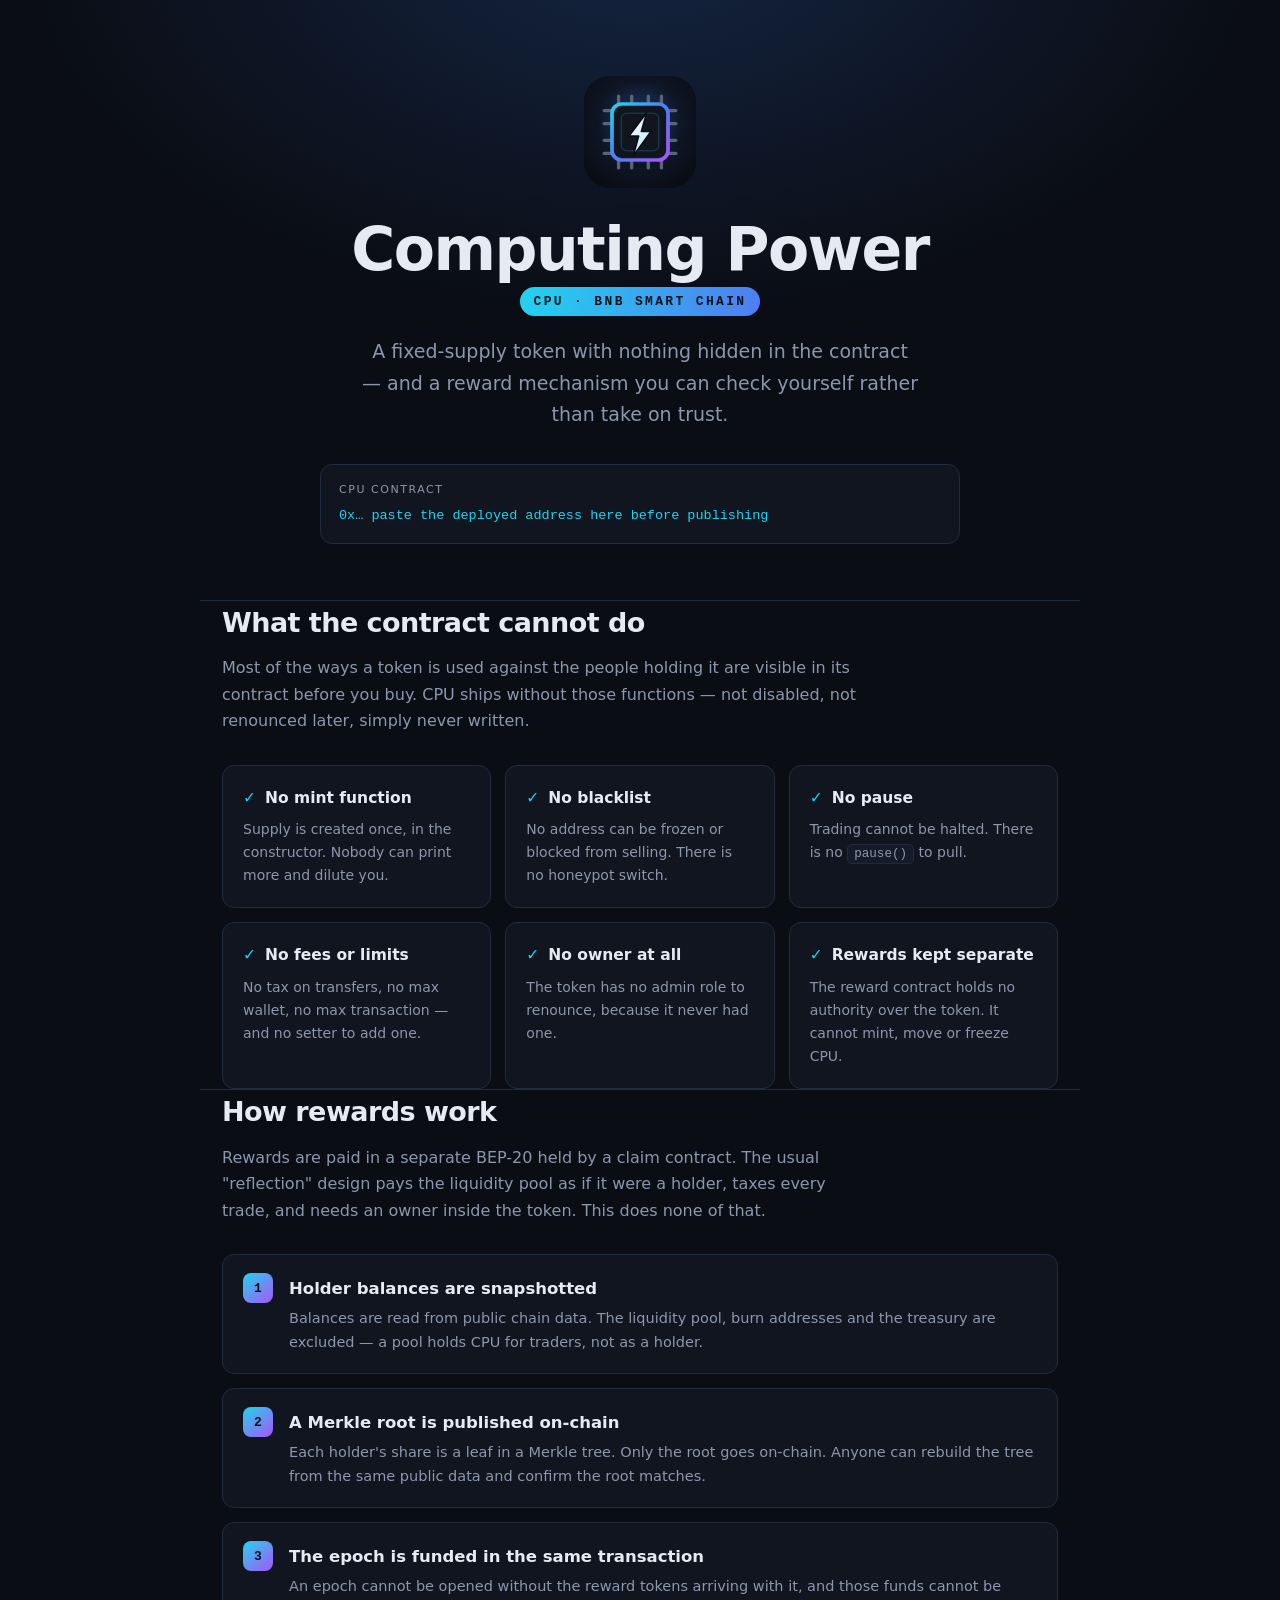
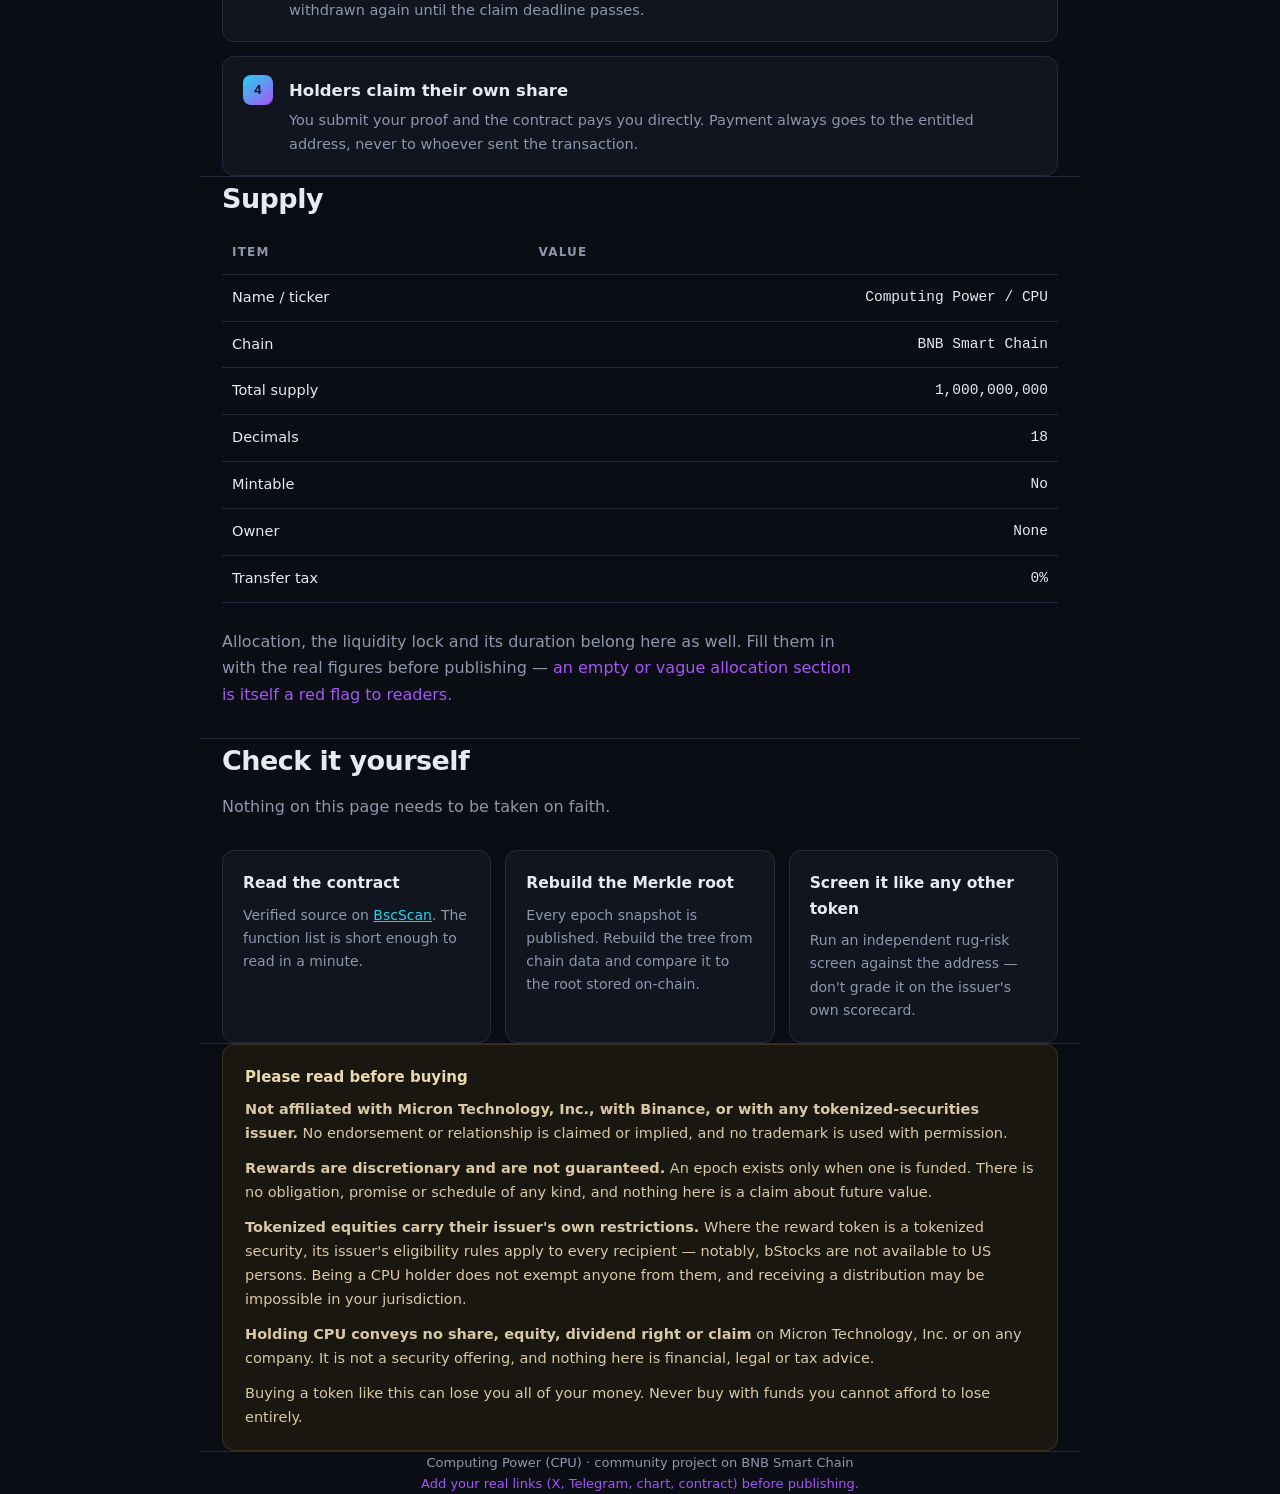
<file: cpu_token/web/index.html>
<!doctype html>
<html lang="en">
<head>
<meta charset="utf-8">
<meta name="viewport" content="width=device-width, initial-scale=1">
<title>Computing Power (CPU)</title>
<meta name="description" content="Computing Power (CPU) — a fixed-supply BEP-20 on BNB Smart Chain with no mint, no blacklist, no pause and no owner. Rewards are distributed through a separate, verifiable Merkle claim contract.">
<link rel="icon" href="../assets/cpu-logo.svg">
<style>
  :root{
    --bg:#0A0D14; --panel:#10151F; --panel-2:#151B28; --line:#222B3D;
    --text:#E6EAF2; --muted:#8D97AC; --cyan:#22D3EE; --blue:#4F7DF3; --violet:#A855F7;
    --warn-bg:#1A1610; --warn-line:#3D3320; --warn-text:#D8C8A4;
  }
  *{box-sizing:border-box}
  body{margin:0;background:var(--bg);color:var(--text);
    font:16px/1.65 ui-sans-serif,system-ui,-apple-system,"Segoe UI",Roboto,sans-serif;
    -webkit-font-smoothing:antialiased}
  .wrap{max-width:880px;margin:0 auto;padding:0 22px}
  a{color:var(--cyan)}
  code{font-family:ui-monospace,SFMono-Regular,Menlo,monospace;font-size:.9em;
    background:var(--panel-2);border:1px solid var(--line);border-radius:5px;padding:2px 6px}

  header{padding:76px 0 56px;text-align:center;
    background:radial-gradient(70% 90% at 50% -10%,rgba(59,130,246,.20),transparent 70%)}
  header img{width:112px;height:112px}
  h1{font-size:clamp(38px,7vw,60px);margin:22px 0 6px;letter-spacing:-.025em;line-height:1.05}
  .ticker{display:inline-block;font:600 13px/1 ui-monospace,Menlo,monospace;letter-spacing:.18em;
    color:#04121A;background:linear-gradient(100deg,var(--cyan),var(--blue));
    padding:8px 14px;border-radius:99px;margin-bottom:20px}
  .tagline{color:var(--muted);font-size:19px;max-width:560px;margin:0 auto}

  .addr{margin:34px auto 0;max-width:640px;background:var(--panel);border:1px solid var(--line);
    border-radius:12px;padding:16px 18px;text-align:left}
  .addr .lbl{font-size:11px;letter-spacing:.14em;text-transform:uppercase;color:var(--muted)}
  .addr .val{font-family:ui-monospace,Menlo,monospace;font-size:13.5px;color:var(--cyan);
    word-break:break-all;margin-top:5px}

  section{padding:52px 0;border-top:1px solid var(--line)}
  h2{font-size:27px;letter-spacing:-.02em;margin:0 0 10px}
  .lede{color:var(--muted);margin:0 0 30px;max-width:640px}

  .steps{display:grid;gap:14px;counter-reset:s}
  .step{display:flex;gap:16px;background:var(--panel);border:1px solid var(--line);
    border-radius:12px;padding:18px 20px}
  .step::before{counter-increment:s;content:counter(s);flex:0 0 30px;height:30px;
    display:grid;place-items:center;border-radius:8px;font:700 13px/1 ui-monospace,Menlo,monospace;
    color:#04121A;background:linear-gradient(140deg,var(--cyan),var(--violet))}
  .step h3{margin:2px 0 5px;font-size:16.5px}
  .step p{margin:0;color:var(--muted);font-size:14.5px}

  .grid{display:grid;grid-template-columns:repeat(auto-fit,minmax(232px,1fr));gap:14px}
  .card{background:var(--panel);border:1px solid var(--line);border-radius:12px;padding:20px}
  .card h3{margin:0 0 7px;font-size:15.5px;display:flex;align-items:center;gap:9px}
  .card p{margin:0;color:var(--muted);font-size:14px}
  .tick{color:var(--cyan);font-weight:700}

  table{width:100%;border-collapse:collapse;font-size:14.5px}
  th,td{text-align:left;padding:11px 10px;border-bottom:1px solid var(--line)}
  th{color:var(--muted);font-weight:600;font-size:12px;letter-spacing:.1em;text-transform:uppercase}
  td:last-child{font-family:ui-monospace,Menlo,monospace;text-align:right}

  .note{background:var(--warn-bg);border:1px solid var(--warn-line);color:var(--warn-text);
    border-radius:12px;padding:20px 22px;font-size:14.5px}
  .note h3{margin:0 0 9px;font-size:15px;color:#EBD9AE}
  .note p{margin:0 0 11px}
  .note p:last-child{margin-bottom:0}
  .note a{color:#EBD9AE}

  footer{padding:40px 0 60px;color:var(--muted);font-size:13px;text-align:center;
    border-top:1px solid var(--line)}
  .ph{color:var(--violet)}
</style>
</head>
<body>

<header>
  <div class="wrap">
    <img src="../assets/cpu-logo.svg" alt="Computing Power logo">
    <h1>Computing Power</h1>
    <div class="ticker">CPU · BNB SMART CHAIN</div>
    <p class="tagline">A fixed-supply token with nothing hidden in the contract —
      and a reward mechanism you can check yourself rather than take on trust.</p>

    <div class="addr">
      <div class="lbl">CPU contract</div>
      <div class="val ph">0x… paste the deployed address here before publishing</div>
    </div>
  </div>
</header>

<section class="wrap">
  <h2>What the contract cannot do</h2>
  <p class="lede">Most of the ways a token is used against the people holding it are visible
    in its contract before you buy. CPU ships without those functions — not disabled, not
    renounced later, simply never written.</p>
  <div class="grid">
    <div class="card"><h3><span class="tick">✓</span> No mint function</h3>
      <p>Supply is created once, in the constructor. Nobody can print more and dilute you.</p></div>
    <div class="card"><h3><span class="tick">✓</span> No blacklist</h3>
      <p>No address can be frozen or blocked from selling. There is no honeypot switch.</p></div>
    <div class="card"><h3><span class="tick">✓</span> No pause</h3>
      <p>Trading cannot be halted. There is no <code>pause()</code> to pull.</p></div>
    <div class="card"><h3><span class="tick">✓</span> No fees or limits</h3>
      <p>No tax on transfers, no max wallet, no max transaction — and no setter to add one.</p></div>
    <div class="card"><h3><span class="tick">✓</span> No owner at all</h3>
      <p>The token has no admin role to renounce, because it never had one.</p></div>
    <div class="card"><h3><span class="tick">✓</span> Rewards kept separate</h3>
      <p>The reward contract holds no authority over the token. It cannot mint, move or freeze CPU.</p></div>
  </div>
</section>

<section class="wrap">
  <h2>How rewards work</h2>
  <p class="lede">Rewards are paid in a separate BEP-20 held by a claim contract. The usual
    "reflection" design pays the liquidity pool as if it were a holder, taxes every trade, and
    needs an owner inside the token. This does none of that.</p>
  <div class="steps">
    <div class="step"><div>
      <h3>Holder balances are snapshotted</h3>
      <p>Balances are read from public chain data. The liquidity pool, burn addresses and the
         treasury are excluded — a pool holds CPU for traders, not as a holder.</p></div></div>
    <div class="step"><div>
      <h3>A Merkle root is published on-chain</h3>
      <p>Each holder's share is a leaf in a Merkle tree. Only the root goes on-chain. Anyone can
         rebuild the tree from the same public data and confirm the root matches.</p></div></div>
    <div class="step"><div>
      <h3>The epoch is funded in the same transaction</h3>
      <p>An epoch cannot be opened without the reward tokens arriving with it, and those funds
         cannot be withdrawn again until the claim deadline passes.</p></div></div>
    <div class="step"><div>
      <h3>Holders claim their own share</h3>
      <p>You submit your proof and the contract pays you directly. Payment always goes to the
         entitled address, never to whoever sent the transaction.</p></div></div>
  </div>
</section>

<section class="wrap">
  <h2>Supply</h2>
  <table>
    <tr><th>Item</th><th>Value</th></tr>
    <tr><td>Name / ticker</td><td>Computing Power / CPU</td></tr>
    <tr><td>Chain</td><td>BNB Smart Chain</td></tr>
    <tr><td>Total supply</td><td>1,000,000,000</td></tr>
    <tr><td>Decimals</td><td>18</td></tr>
    <tr><td>Mintable</td><td>No</td></tr>
    <tr><td>Owner</td><td>None</td></tr>
    <tr><td>Transfer tax</td><td>0%</td></tr>
  </table>
  <p class="lede" style="margin-top:26px">Allocation, the liquidity lock and its duration belong
    here as well. Fill them in with the real figures before publishing —
    <span class="ph">an empty or vague allocation section is itself a red flag to readers.</span></p>
</section>

<section class="wrap">
  <h2>Check it yourself</h2>
  <p class="lede">Nothing on this page needs to be taken on faith.</p>
  <div class="grid">
    <div class="card"><h3>Read the contract</h3>
      <p>Verified source on <a href="https://bscscan.com" rel="noopener">BscScan</a>. The
         function list is short enough to read in a minute.</p></div>
    <div class="card"><h3>Rebuild the Merkle root</h3>
      <p>Every epoch snapshot is published. Rebuild the tree from chain data and compare it to
         the root stored on-chain.</p></div>
    <div class="card"><h3>Screen it like any other token</h3>
      <p>Run an independent rug-risk screen against the address —
         don't grade it on the issuer's own scorecard.</p></div>
  </div>
</section>

<section class="wrap">
  <div class="note">
    <h3>Please read before buying</h3>
    <p><strong>Not affiliated with Micron Technology, Inc., with Binance, or with any
      tokenized-securities issuer.</strong> No endorsement or relationship is claimed or implied,
      and no trademark is used with permission.</p>
    <p><strong>Rewards are discretionary and are not guaranteed.</strong> An epoch exists only
      when one is funded. There is no obligation, promise or schedule of any kind, and nothing
      here is a claim about future value.</p>
    <p><strong>Tokenized equities carry their issuer's own restrictions.</strong> Where the
      reward token is a tokenized security, its issuer's eligibility rules apply to every
      recipient — notably, bStocks are not available to US persons. Being a CPU holder does not
      exempt anyone from them, and receiving a distribution may be impossible in your
      jurisdiction.</p>
    <p><strong>Holding CPU conveys no share, equity, dividend right or claim</strong> on Micron
      Technology, Inc. or on any company. It is not a security offering, and nothing here is
      financial, legal or tax advice.</p>
    <p>Buying a token like this can lose you all of your money. Never buy with funds you cannot
      afford to lose entirely.</p>
  </div>
</section>

<footer class="wrap">
  Computing Power (CPU) · community project on BNB Smart Chain<br>
  <span class="ph">Add your real links (X, Telegram, chart, contract) before publishing.</span>
</footer>

</body>
</html>
</file>
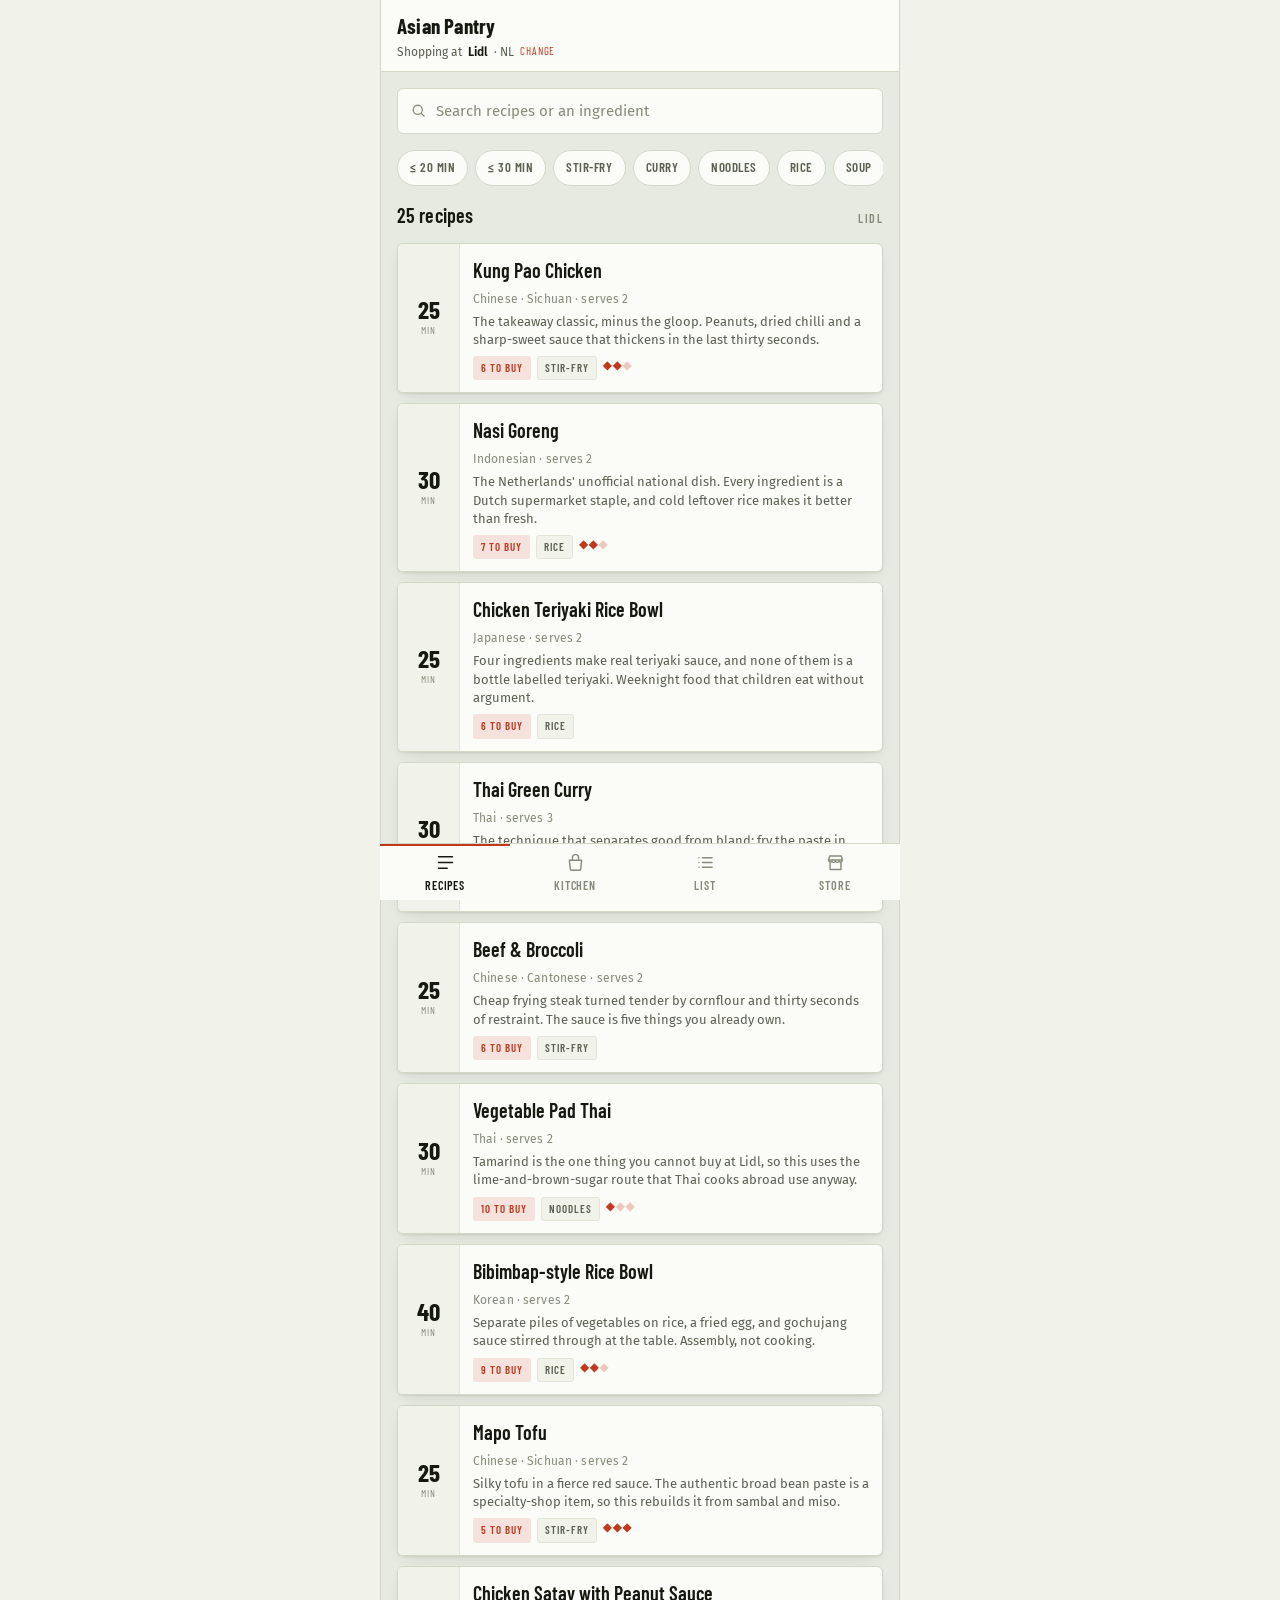
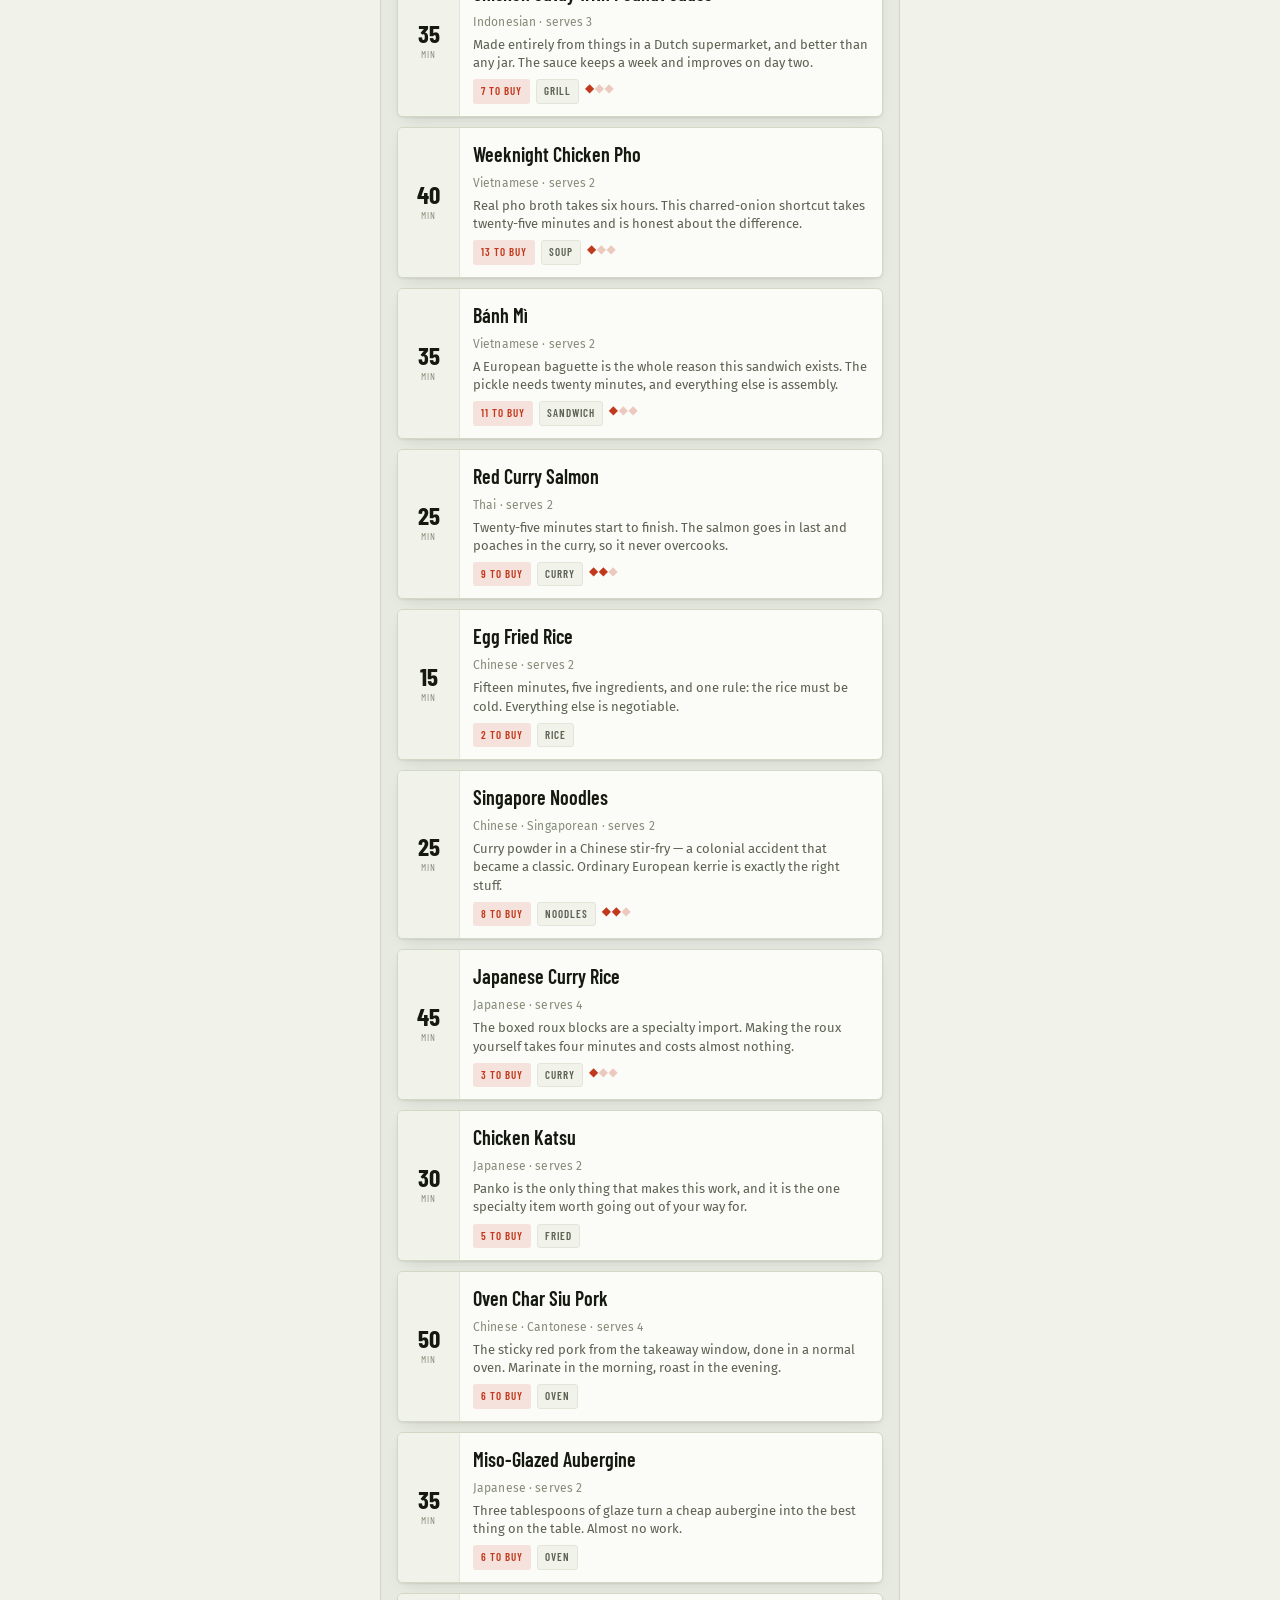
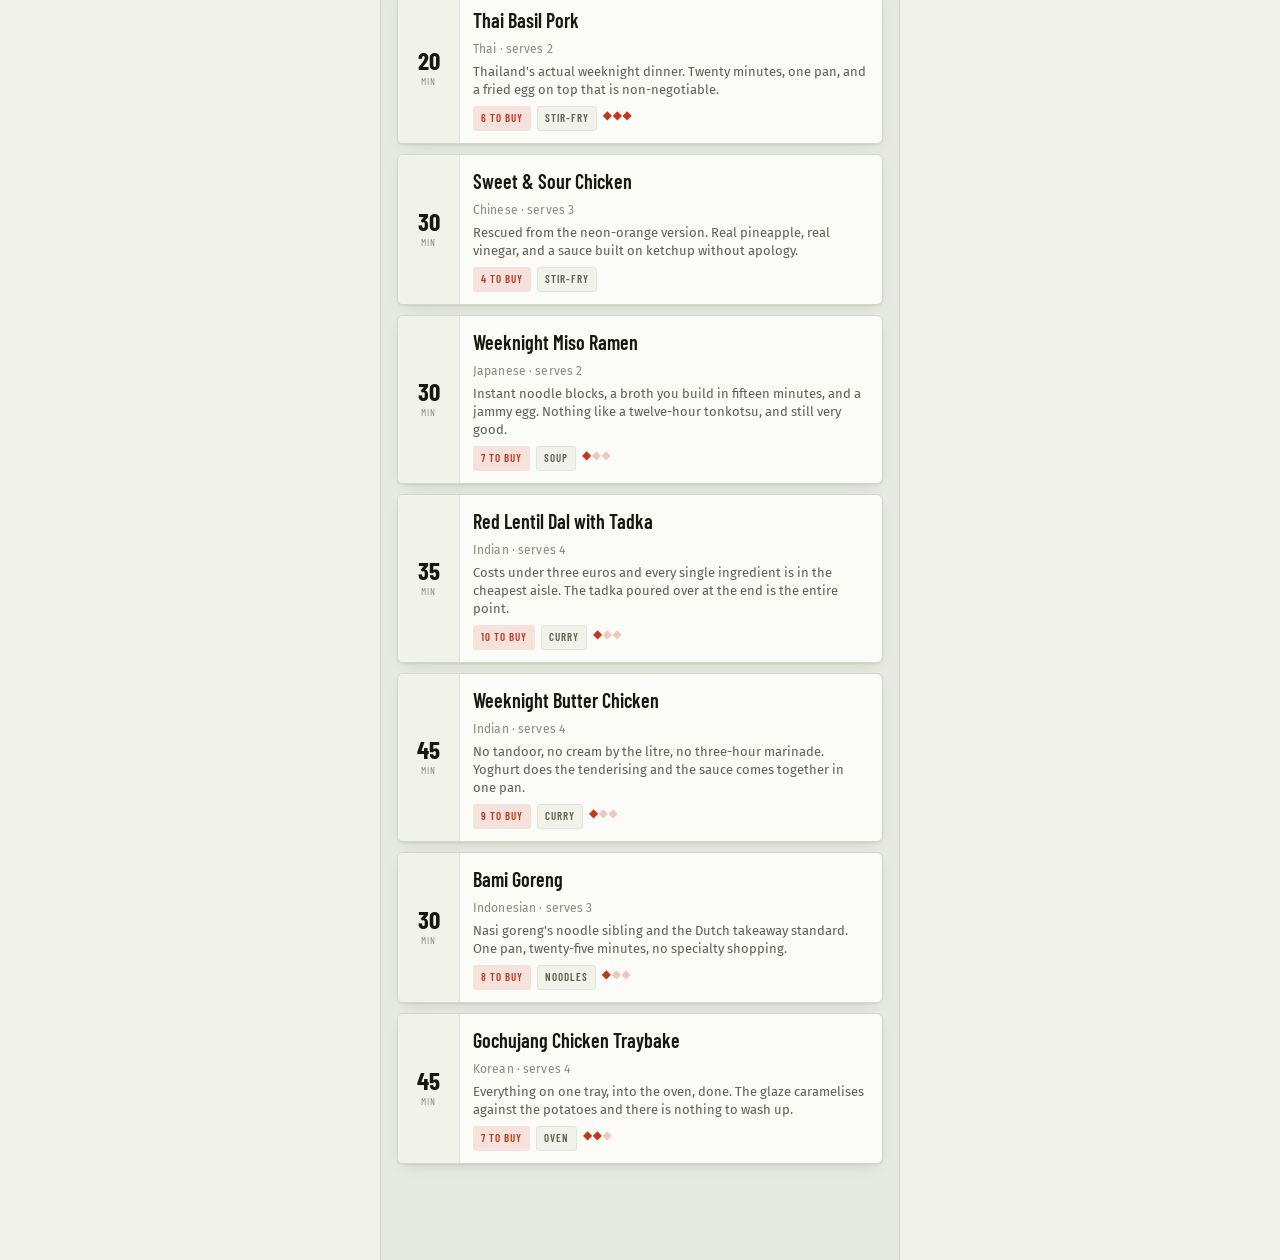
<file: pantry.html>
<!doctype html>
<html lang="en">
<head>
<meta charset="utf-8">
<meta name="viewport" content="width=device-width, initial-scale=1, viewport-fit=cover">
<meta name="description" content="Cook Asian food from a European supermarket: every recipe ingredient mapped to a real product at Lidl, Albert Heijn, Jumbo or REWE.">
<meta name="color-scheme" content="light dark">
<meta name="theme-color" content="#e7eae1">
<title>Asian Pantry</title>
<link rel="preconnect" href="https://fonts.googleapis.com">
<link rel="preconnect" href="https://fonts.gstatic.com" crossorigin>
<link rel="stylesheet" href="https://fonts.googleapis.com/css2?family=Barlow+Condensed:wght@600;700&family=Fira+Sans:ital,wght@0,400;0,500;0,600;1,400&family=Fira+Mono:wght@400&display=swap">
<style>
/* ---- tokens ------------------------------------------------------------ */
:root {
  --ground: #e7eae1;
  --surface: #fbfbf7;
  --surface-2: #f1f3ea;
  --ink: #16190f;
  --ink-soft: #5b6151;
  --ink-faint: #868c79;
  --line: #d3d8c6;
  --line-soft: #e2e6d8;
  --accent: #c2381c;
  --accent-ink: #ffffff;
  --accent-wash: #f6e2dc;
  --good: #2b6a4c;
  --good-wash: #dfeee5;
  --warn: #96580a;
  --warn-wash: #f6e8d3;
  --shadow: 0 1px 2px rgba(22, 25, 15, .07), 0 6px 16px -8px rgba(22, 25, 15, .18);
  --radius: 6px;
  --tap: 44px;
  --font-display: "Barlow Condensed", "Arial Narrow", system-ui, sans-serif;
  --font-body: "Fira Sans", system-ui, -apple-system, "Segoe UI", sans-serif;
  --font-mono: "Fira Mono", ui-monospace, "SF Mono", Menlo, monospace;
}
@media (prefers-color-scheme: dark) {
  :root:not([data-theme="light"]) {
    --ground: #101208;
    --surface: #1b1e15;
    --surface-2: #23271c;
    --ink: #eceee2;
    --ink-soft: #a1a892;
    --ink-faint: #7b8270;
    --line: #2f3427;
    --line-soft: #262b1f;
    --accent: #ff6a45;
    --accent-ink: #1b0d08;
    --accent-wash: #38180f;
    --good: #74c39a;
    --good-wash: #16301f;
    --warn: #d9a441;
    --warn-wash: #322512;
    --shadow: 0 1px 2px rgba(0, 0, 0, .4), 0 8px 20px -10px rgba(0, 0, 0, .6);
  }
}
:root[data-theme="dark"] {
  --ground: #101208;
  --surface: #1b1e15;
  --surface-2: #23271c;
  --ink: #eceee2;
  --ink-soft: #a1a892;
  --ink-faint: #7b8270;
  --line: #2f3427;
  --line-soft: #262b1f;
  --accent: #ff6a45;
  --accent-ink: #1b0d08;
  --accent-wash: #38180f;
  --good: #74c39a;
  --good-wash: #16301f;
  --warn: #d9a441;
  --warn-wash: #322512;
  --shadow: 0 1px 2px rgba(0, 0, 0, .4), 0 8px 20px -10px rgba(0, 0, 0, .6);
}

/* ---- base -------------------------------------------------------------- */
* { box-sizing: border-box; }
body {
  margin: 0;
  background: var(--ground);
  color: var(--ink);
  font-family: var(--font-body);
  font-size: 15px;
  line-height: 1.5;
  -webkit-text-size-adjust: 100%;
  overflow-wrap: break-word;
}
button, input, select, textarea { font: inherit; color: inherit; }
button { cursor: pointer; border: none; background: none; padding: 0; }
:focus-visible { outline: 2px solid var(--accent); outline-offset: 2px; border-radius: 3px; }
h1, h2, h3 { font-family: var(--font-display); font-weight: 600; line-height: 1.1; margin: 0; text-wrap: balance; letter-spacing: .005em; }
p { margin: 0; }
ol, ul { margin: 0; padding: 0; }

.eyebrow {
  font-family: var(--font-display);
  font-size: 12px; font-weight: 600;
  letter-spacing: .12em; text-transform: uppercase;
  color: var(--ink-faint);
}
.mono { font-family: var(--font-mono); font-size: .86em; font-variant-numeric: tabular-nums; }
.sr { position: absolute; width: 1px; height: 1px; overflow: hidden; clip: rect(0 0 0 0); white-space: nowrap; }

/* ---- app frame --------------------------------------------------------- */
.app {
  max-width: 520px;
  margin: 0 auto;
  min-height: 100vh;
  background: var(--ground);
  display: flex;
  flex-direction: column;
  border-inline: 1px solid var(--line-soft);
}
.topbar {
  position: sticky; top: 0; z-index: 30;
  background: var(--surface);
  border-bottom: 1px solid var(--line);
  padding: 10px 16px;
  display: flex; align-items: center; gap: 12px;
}
.topbar__brand { display: flex; flex-direction: column; gap: 1px; min-width: 0; flex: 1; }
.topbar__title { font-family: var(--font-display); font-size: 21px; font-weight: 700; letter-spacing: .01em; }
.topbar__store {
  display: flex; align-items: center; gap: 6px;
  font-size: 12px; color: var(--ink-soft);
  background: none; text-align: left;
}
.topbar__store b { color: var(--ink); font-weight: 600; }
.topbar__store::after { content: "change"; color: var(--accent); font-size: 11px; text-transform: uppercase; letter-spacing: .08em; font-family: var(--font-display); }

.main { flex: 1; padding: 16px 16px 96px; display: flex; flex-direction: column; gap: 16px; }
.view { display: flex; flex-direction: column; gap: 16px; }

/* ---- tab bar ----------------------------------------------------------- */
.tabs {
  position: fixed; bottom: 0; left: 0; right: 0; z-index: 40;
  max-width: 520px; margin: 0 auto;
  display: grid; grid-template-columns: repeat(4, 1fr);
  background: var(--surface);
  border-top: 1px solid var(--line);
  padding-bottom: env(safe-area-inset-bottom, 0);
}
.tab {
  min-height: 56px;
  display: flex; flex-direction: column; align-items: center; justify-content: center; gap: 3px;
  color: var(--ink-faint);
  font-family: var(--font-display); font-size: 12px; font-weight: 600;
  letter-spacing: .08em; text-transform: uppercase;
  border-top: 2px solid transparent;
  position: relative;
}
.tab svg { width: 21px; height: 21px; fill: none; stroke: currentColor; stroke-width: 1.6; stroke-linecap: round; stroke-linejoin: round; }
.tab[aria-current="page"] { color: var(--ink); border-top-color: var(--accent); }
.tab__count {
  position: absolute; top: 7px; left: 50%; margin-left: 4px;
  min-width: 17px; height: 17px; padding: 0 4px;
  background: var(--accent); color: var(--accent-ink);
  border-radius: 9px;
  font-size: 10px; line-height: 17px; text-align: center; letter-spacing: 0;
  font-variant-numeric: tabular-nums;
}

/* ---- cards ------------------------------------------------------------- */
.card {
  background: var(--surface);
  border: 1px solid var(--line);
  border-radius: var(--radius);
  box-shadow: var(--shadow);
}
.section-head { display: flex; align-items: baseline; justify-content: space-between; gap: 12px; }
.section-head h2 { font-size: 20px; }

/* ---- search + filters -------------------------------------------------- */
.search {
  display: flex; align-items: center; gap: 9px;
  background: var(--surface); border: 1px solid var(--line);
  border-radius: var(--radius); padding: 0 12px; min-height: var(--tap);
}
.search input { flex: 1; border: none; background: none; min-width: 0; padding: 11px 0; }
.search input::placeholder { color: var(--ink-faint); }
.search svg { width: 17px; height: 17px; flex: none; fill: none; stroke: var(--ink-faint); stroke-width: 1.8; }

.chips { display: flex; gap: 7px; overflow-x: auto; padding-bottom: 2px; scrollbar-width: none; }
.chips::-webkit-scrollbar { display: none; }
.chip {
  flex: none;
  padding: 7px 12px;
  border: 1px solid var(--line);
  border-radius: 100px;
  background: var(--surface);
  font-family: var(--font-display); font-size: 13px; font-weight: 600;
  letter-spacing: .04em; text-transform: uppercase;
  color: var(--ink-soft);
  white-space: nowrap;
}
.chip[aria-pressed="true"] { background: var(--ink); color: var(--ground); border-color: var(--ink); }
.chip--clear { color: var(--accent); border-style: dashed; }

/* ---- recipe cards ------------------------------------------------------ */
.recipes { display: flex; flex-direction: column; gap: 10px; }
.rcard {
  display: grid; grid-template-columns: 62px 1fr; align-items: stretch;
  text-align: left; width: 100%;
  background: var(--surface); border: 1px solid var(--line);
  border-radius: var(--radius); overflow: hidden;
  box-shadow: var(--shadow);
}
.rcard__mark {
  background: var(--surface-2);
  border-right: 1px solid var(--line-soft);
  display: flex; flex-direction: column; align-items: center; justify-content: center; gap: 1px;
  padding: 10px 4px;
}
.rcard__time { font-family: var(--font-display); font-size: 25px; font-weight: 700; line-height: 1; }
.rcard__unit { font-size: 10px; letter-spacing: .1em; text-transform: uppercase; color: var(--ink-faint); font-family: var(--font-display); }
.rcard__body { padding: 11px 13px 12px; display: flex; flex-direction: column; gap: 5px; min-width: 0; }
.rcard__title { font-family: var(--font-display); font-size: 20px; font-weight: 600; }
.rcard__cuisine { font-size: 12px; color: var(--ink-faint); letter-spacing: .01em; }
.rcard__blurb { font-size: 13px; color: var(--ink-soft); line-height: 1.4; }
.rcard__foot { display: flex; flex-wrap: wrap; gap: 6px; margin-top: 2px; }

.tag {
  font-family: var(--font-display); font-size: 11px; font-weight: 600;
  letter-spacing: .09em; text-transform: uppercase;
  padding: 3px 7px; border-radius: 3px;
  background: var(--surface-2); color: var(--ink-soft);
  border: 1px solid var(--line-soft);
}
.tag--have { background: var(--good-wash); color: var(--good); border-color: transparent; }
.tag--need { background: var(--accent-wash); color: var(--accent); border-color: transparent; }
.tag--warn { background: var(--warn-wash); color: var(--warn); border-color: transparent; }
.heat { color: var(--accent); letter-spacing: .05em; font-size: 12px; }
.heat span { opacity: .25; }

.empty {
  text-align: center; padding: 34px 20px; color: var(--ink-soft);
  border: 1px dashed var(--line); border-radius: var(--radius);
  display: flex; flex-direction: column; gap: 6px;
}
.empty strong { font-family: var(--font-display); font-size: 18px; font-weight: 600; color: var(--ink); }

/* ---- recipe detail ----------------------------------------------------- */
.back {
  display: inline-flex; align-items: center; gap: 6px;
  font-family: var(--font-display); font-size: 13px; font-weight: 600;
  letter-spacing: .08em; text-transform: uppercase; color: var(--ink-soft);
  min-height: 32px;
}
.detail__head { display: flex; flex-direction: column; gap: 7px; }
.detail__title { font-size: 30px; }
.detail__blurb { color: var(--ink-soft); font-size: 14px; }
.detail__meta { display: flex; flex-wrap: wrap; gap: 6px; align-items: center; }

.servings {
  display: flex; align-items: center; justify-content: space-between; gap: 12px;
  padding: 11px 14px;
}
.servings__label { font-family: var(--font-display); font-size: 14px; font-weight: 600; letter-spacing: .07em; text-transform: uppercase; color: var(--ink-soft); }
.stepper { display: flex; align-items: center; gap: 4px; }
.stepper button {
  width: 34px; height: 34px; border-radius: 4px;
  border: 1px solid var(--line); background: var(--surface-2);
  font-size: 19px; line-height: 1; color: var(--ink);
}
.stepper button:disabled { opacity: .35; cursor: not-allowed; }
.stepper output { min-width: 34px; text-align: center; font-family: var(--font-display); font-size: 21px; font-weight: 700; font-variant-numeric: tabular-nums; }

/* ---- ingredient rows (the shelf label) --------------------------------- */
.ilist { display: flex; flex-direction: column; }
.irow {
  display: grid; grid-template-columns: 1fr auto; gap: 10px; align-items: center;
  width: 100%; text-align: left;
  padding: 11px 13px 11px 16px;
  border-bottom: 1px solid var(--line-soft);
  position: relative;
  background: none;
}
.irow:last-child { border-bottom: none; }
.irow::before {
  content: ""; position: absolute; left: 0; top: 0; bottom: 0; width: 4px;
  background: var(--line);
}
.irow--specialty::before { background: var(--warn); }
.irow--seasonal::before { background: repeating-linear-gradient(135deg, var(--warn) 0 4px, transparent 4px 8px); }
.irow--have::before { background: var(--good); }
.irow__main { min-width: 0; display: flex; flex-direction: column; gap: 2px; }
.irow__en { font-weight: 500; }
.irow__en s { color: var(--ink-faint); font-weight: 400; }
.irow__local {
  font-family: var(--font-display); font-size: 14px; font-weight: 600;
  letter-spacing: .03em; color: var(--ink-soft);
}
.irow__pack { color: var(--ink-faint); }
.irow__qty {
  font-family: var(--font-mono); font-size: 13px; font-variant-numeric: tabular-nums;
  color: var(--ink); text-align: right; white-space: nowrap;
}
.irow__prep { font-size: 12px; color: var(--ink-faint); font-style: italic; }
.swatch { width: 26px; height: 26px; flex: none; }

.steps { display: flex; flex-direction: column; gap: 14px; counter-reset: step; padding: 4px 0; }
.step { display: grid; grid-template-columns: 30px 1fr; gap: 11px; align-items: start; }
.step__n {
  counter-increment: step;
  font-family: var(--font-display); font-size: 19px; font-weight: 700;
  color: var(--accent); line-height: 1.35;
  font-variant-numeric: tabular-nums;
}
.step__n::before { content: counter(step, decimal-leading-zero); }
.step p { line-height: 1.55; }

.tips { display: flex; flex-direction: column; gap: 9px; padding: 13px 15px; }
.tips li { list-style: none; display: grid; grid-template-columns: 12px 1fr; gap: 9px; font-size: 13.5px; color: var(--ink-soft); line-height: 1.5; }
.tips li::before { content: "—"; color: var(--accent); }

/* ---- buttons ----------------------------------------------------------- */
.btn {
  min-height: var(--tap);
  display: inline-flex; align-items: center; justify-content: center; gap: 8px;
  padding: 0 16px; border-radius: var(--radius);
  font-family: var(--font-display); font-size: 15px; font-weight: 600;
  letter-spacing: .06em; text-transform: uppercase;
  border: 1px solid var(--ink); background: var(--ink); color: var(--ground);
  width: 100%;
}
.btn--ghost { background: var(--surface); color: var(--ink); border-color: var(--line); }
.btn--accent { background: var(--accent); border-color: var(--accent); color: var(--accent-ink); }
.btn--sm { min-height: 36px; width: auto; font-size: 13px; padding: 0 12px; }
.btn:disabled { opacity: .45; cursor: not-allowed; }
.btnrow { display: flex; gap: 9px; }

/* ---- shopping list ----------------------------------------------------- */
.aisle { display: grid; grid-template-columns: 34px 1fr; }
.aisle__rail {
  border-right: 1px solid var(--line-soft);
  background: var(--surface-2);
  display: flex; justify-content: center; padding-top: 12px;
}
.aisle__n {
  font-family: var(--font-display); font-size: 17px; font-weight: 700;
  color: var(--ink-faint); font-variant-numeric: tabular-nums;
}
.aisle__body { min-width: 0; }
.aisle__name {
  padding: 11px 13px 9px;
  font-family: var(--font-display); font-size: 16px; font-weight: 600;
  letter-spacing: .09em; text-transform: uppercase;
  border-bottom: 1px solid var(--line-soft);
  display: flex; flex-direction: column; gap: 1px;
}
.aisle__name em {
  font-style: normal; color: var(--ink-faint);
  font-size: 11px; letter-spacing: .1em; font-weight: 600;
}

.litem {
  display: grid; grid-template-columns: 24px 1fr auto; gap: 11px; align-items: start;
  padding: 10px 13px; border-bottom: 1px solid var(--line-soft); width: 100%; text-align: left;
}
.litem:last-child { border-bottom: none; }
.litem__box {
  width: 22px; height: 22px; margin-top: 1px; border-radius: 4px;
  border: 1.8px solid var(--ink-faint); flex: none;
  display: flex; align-items: center; justify-content: center;
}
.litem__box svg { width: 14px; height: 14px; stroke: var(--accent-ink); stroke-width: 2.6; fill: none; opacity: 0; }
.litem--done .litem__box { background: var(--good); border-color: var(--good); }
.litem--done .litem__box svg { opacity: 1; stroke: var(--surface); }
.litem--done .litem__main { opacity: .45; text-decoration: line-through; text-decoration-thickness: 1px; }
.litem__main { min-width: 0; display: flex; flex-direction: column; gap: 1px; }
.litem__why { font-size: 11.5px; color: var(--ink-faint); }
.litem__x { color: var(--ink-faint); font-size: 20px; line-height: 1; padding: 2px 4px; }

/* ---- kitchen / pantry -------------------------------------------------- */
.pgrid { display: flex; flex-wrap: wrap; gap: 7px; }
.pchip {
  padding: 8px 12px; border-radius: 100px;
  border: 1px solid var(--line); background: var(--surface);
  font-size: 13.5px; color: var(--ink-soft);
}
.pchip[aria-pressed="true"] { background: var(--good-wash); border-color: var(--good); color: var(--good); font-weight: 500; }
.match { display: flex; align-items: center; gap: 10px; }
.match__bar { flex: 1; height: 5px; border-radius: 3px; background: var(--line); overflow: hidden; }
.match__fill { height: 100%; background: var(--good); }

/* ---- store picker ------------------------------------------------------ */
.storelist { display: flex; flex-direction: column; }
.storeopt {
  display: grid; grid-template-columns: 1fr auto; gap: 10px; align-items: center;
  padding: 13px 15px; border-bottom: 1px solid var(--line-soft); width: 100%; text-align: left;
}
.storeopt:last-child { border-bottom: none; }
.storeopt__name { font-family: var(--font-display); font-size: 18px; font-weight: 600; }
.storeopt__meta { font-size: 12px; color: var(--ink-faint); }
.storeopt__tick { width: 20px; height: 20px; stroke: var(--good); stroke-width: 2.6; fill: none; opacity: 0; }
.storeopt[aria-pressed="true"] .storeopt__tick { opacity: 1; }
.storeopt[aria-pressed="true"] { background: var(--good-wash); }
.storeopt[aria-pressed="true"] .storeopt__meta { color: var(--good); }

.setrow {
  display: flex; align-items: center; justify-content: space-between; gap: 14px;
  padding: 13px 15px; border-bottom: 1px solid var(--line-soft);
}
.setrow:last-child { border-bottom: none; }
.setrow__label { display: flex; flex-direction: column; gap: 2px; min-width: 0; }
.setrow__label b { font-weight: 500; }
.setrow__label span { font-size: 12px; color: var(--ink-faint); }
.toggle {
  width: 46px; height: 27px; border-radius: 14px; flex: none;
  background: var(--line); border: 1px solid var(--line);
  position: relative; transition: background .15s ease;
}
.toggle::after {
  content: ""; position: absolute; top: 2px; left: 2px;
  width: 21px; height: 21px; border-radius: 50%;
  background: var(--surface); box-shadow: 0 1px 2px rgba(0,0,0,.25);
  transition: transform .15s ease;
}
.toggle[aria-pressed="true"] { background: var(--good); border-color: var(--good); }
.toggle[aria-pressed="true"]::after { transform: translateX(19px); }

.prose { padding: 14px 15px; display: flex; flex-direction: column; gap: 9px; font-size: 13.5px; color: var(--ink-soft); line-height: 1.55; }
.prose b { color: var(--ink); font-weight: 600; }

/* ---- sheet (shelf card) ------------------------------------------------ */
.scrim {
  position: fixed; inset: 0; z-index: 60;
  background: rgba(16, 18, 8, .55);
  display: flex; align-items: flex-end; justify-content: center;
  animation: fade .16s ease;
}
.sheet {
  width: 100%; max-width: 520px;
  background: var(--surface);
  border-radius: 12px 12px 0 0;
  border-top: 3px solid var(--accent);
  max-height: 88vh; overflow-y: auto;
  animation: rise .2s cubic-bezier(.2, .8, .3, 1);
  padding-bottom: env(safe-area-inset-bottom, 0);
}
@keyframes fade { from { opacity: 0; } }
@keyframes rise { from { transform: translateY(18px); } }
@media (prefers-reduced-motion: reduce) {
  .scrim, .sheet { animation: none; }
  .toggle, .toggle::after { transition: none; }
}
.sheet__head { padding: 16px 16px 12px; display: flex; gap: 13px; align-items: flex-start; border-bottom: 1px solid var(--line); }
.sheet__x { margin-left: auto; font-size: 24px; line-height: 1; color: var(--ink-faint); padding: 0 4px; }
.shelfcard {
  margin: 14px 16px;
  border: 1px solid var(--line);
  border-left: 5px solid var(--accent);
  border-radius: 4px;
  background: var(--surface-2);
  padding: 13px 15px;
  display: flex; flex-direction: column; gap: 4px;
}
.shelfcard__local {
  font-family: var(--font-display); font-weight: 700;
  font-size: 27px; line-height: 1.08; letter-spacing: .01em;
}
.shelfcard__pack { font-family: var(--font-mono); font-size: 13px; color: var(--ink-soft); }
.shelfcard__where { font-size: 12.5px; color: var(--ink-soft); line-height: 1.45; margin-top: 4px; }
.sheet__section { padding: 0 16px 16px; display: flex; flex-direction: column; gap: 8px; }
.sheet__section h3 { font-size: 15px; letter-spacing: .08em; text-transform: uppercase; color: var(--ink-faint); }
.sub {
  border-left: 2px solid var(--line); padding-left: 11px;
  display: flex; flex-direction: column; gap: 2px;
}
.sub b { font-weight: 500; font-size: 14px; }
.sub span { font-size: 12.5px; color: var(--ink-soft); line-height: 1.45; }

.toast {
  position: fixed; bottom: 74px; left: 50%; transform: translateX(-50%);
  z-index: 70; max-width: 430px; width: calc(100% - 32px);
  background: var(--ink); color: var(--ground);
  border-radius: var(--radius); padding: 11px 15px;
  font-size: 13.5px; text-align: center;
  box-shadow: var(--shadow);
  animation: fade .16s ease;
}

.notice {
  display: flex; gap: 10px; padding: 11px 13px;
  background: var(--warn-wash); border: 1px solid transparent; border-radius: var(--radius);
  font-size: 12.5px; color: var(--warn); line-height: 1.45;
}
.notice svg { width: 16px; height: 16px; flex: none; margin-top: 1px; stroke: currentColor; fill: none; stroke-width: 1.8; }

@media (min-width: 560px) {
  .app { border-inline: 1px solid var(--line); }
  body { background: var(--surface-2); }
}
</style>
</head>
<body>
<div class="app">
  <header class="topbar">
    <div class="topbar__brand">
      <span class="topbar__title">Asian Pantry</span>
      <button class="topbar__store" id="store-btn" data-go="#/store"></button>
    </div>
  </header>
  <main class="main" id="main"></main>
</div>
<nav class="tabs" id="tabs" aria-label="Sections"></nav>
<div id="sheet"></div>
<div id="toast" aria-live="polite"></div>

<script>window.__DATA__ = {"stores":{"aisle_labels":{"en":{"produce":"Fruit & Vegetables","bakery":"Bakery","meat_fish":"Meat & Fish","dairy_eggs":"Dairy & Eggs","frozen":"Frozen","dry_goods":"Rice, Pasta & Noodles","canned":"Tins & Jars","world_food":"World Food / Asian aisle","condiments":"Sauces & Oils","spices":"Herbs & Spices","baking":"Baking & Sugar","snacks":"Nuts & Snacks","drinks":"Drinks"},"nl":{"produce":"Groente & Fruit","bakery":"Brood & Banket","meat_fish":"Vlees & Vis","dairy_eggs":"Zuivel & Eieren","frozen":"Diepvries","dry_goods":"Rijst, Pasta & Noedels","canned":"Conserven","world_food":"Wereldkeuken","condiments":"Sauzen & Olie","spices":"Kruiden & Specerijen","baking":"Bakproducten & Suiker","snacks":"Noten & Snacks","drinks":"Dranken"},"de":{"produce":"Obst & Gemüse","bakery":"Backwaren","meat_fish":"Fleisch & Fisch","dairy_eggs":"Kühlregal (Milch & Eier)","frozen":"Tiefkühl","dry_goods":"Reis, Nudeln & Pasta","canned":"Konserven","world_food":"Weltküche / Asien-Regal","condiments":"Saucen & Öle","spices":"Gewürze","baking":"Backzutaten & Zucker","snacks":"Nüsse & Snacks","drinks":"Getränke"}},"default_aisle_order":["produce","bakery","meat_fish","dairy_eggs","frozen","dry_goods","canned","world_food","condiments","spices","baking","snacks","drinks"],"regions":[{"code":"NL","name":"Netherlands","language":"nl","language_name":"Dutch"},{"code":"DE","name":"Germany","language":"de","language_name":"German"}],"stores":[{"id":"lidl_nl","name":"Lidl","region":"NL","language":"nl","kind":"Discounter","asian_range":"Vitasia","note":"The Asian range is almost entirely the Vitasia house brand, on one shelf in the Wereldkeuken block. A few items only appear during the twice-yearly Asia theme week — those are flagged as seasonal.","aisle_order":["produce","bakery","dairy_eggs","meat_fish","frozen","dry_goods","canned","world_food","condiments","spices","baking","snacks","drinks"]},{"id":"ah_nl","name":"Albert Heijn","region":"NL","language":"nl","kind":"Full-range supermarket","asian_range":"AH huismerk, Conimex, Go-Tan","note":"The widest Asian selection of the Dutch chains. Conimex and Go-Tan cover Indonesian and Chinese basics; larger stores carry a separate Aziatisch/Oosters shelf.","aisle_order":["produce","bakery","meat_fish","dairy_eggs","frozen","dry_goods","canned","world_food","condiments","spices","baking","snacks","drinks"]},{"id":"jumbo_nl","name":"Jumbo","region":"NL","language":"nl","kind":"Full-range supermarket","asian_range":"Jumbo huismerk, Conimex, Go-Tan","note":"Very close to Albert Heijn in range. Where a Jumbo own-brand item is missing, the Conimex or Go-Tan equivalent is nearly always on the same shelf.","aisle_order":["produce","bakery","meat_fish","dairy_eggs","frozen","dry_goods","canned","world_food","condiments","spices","baking","snacks","drinks"]},{"id":"lidl_de","name":"Lidl","region":"DE","language":"de","kind":"Discounter","asian_range":"Vitasia","note":"Same Vitasia range as the Dutch stores, German labelling. The Asia-Wochen theme weeks add fresh noodles, gyoza and specialty sauces for a couple of weeks at a time.","aisle_order":["produce","bakery","dairy_eggs","meat_fish","frozen","dry_goods","canned","world_food","condiments","spices","baking","snacks","drinks"]},{"id":"rewe_de","name":"REWE","region":"DE","language":"de","kind":"Full-range supermarket","asian_range":"ja!, REWE Beste Wahl, Kikkoman, Suzi Wan","note":"Carries branded Asian staples (Kikkoman, Suzi Wan, Thai Kitchen) alongside the ja! budget line, usually in a dedicated Weltküche block.","aisle_order":["produce","bakery","meat_fish","dairy_eggs","frozen","dry_goods","canned","world_food","condiments","spices","baking","snacks","drinks"]}]},"ingredients":[{"id":"garlic","en":"Garlic","category":"produce","role":"core","pantry_default":true,"note":"Buy loose bulbs rather than pre-minced jars — the jarred stuff tastes sour in a hot wok.","defaults":{"nl":{"name":"Knoflook","package":"netje van 3 bollen","size":3,"unit":"piece"},"de":{"name":"Knoblauch","package":"Netz mit 3 Knollen","size":3,"unit":"piece"}},"substitutes":[{"text":"Garlic granules","note":"1/4 tsp per clove. Fine in a marinade, flat in a stir-fry."}]},{"id":"ginger","en":"Fresh ginger","category":"produce","role":"core","note":"Sold loose by weight. A thumb-sized piece is roughly 25 g. Freeze what you don't use and grate it from frozen.","defaults":{"nl":{"name":"Gemberwortel","package":"los per kilo, ca. 100 g stuk","shelf":"Bij de exotische groenten, naast de knoflook en chilipepers"},"de":{"name":"Ingwer","package":"lose, ca. 100 g Stück","shelf":"Bei den exotischen Früchten, neben Knoblauch und Chili"}},"substitutes":[{"text":"Ground ginger","note":"1/2 tsp per 15 g fresh. Loses the citrus note but keeps the heat."}]},{"id":"spring_onion","en":"Spring onions","aka":["scallions"],"category":"produce","role":"core","defaults":{"nl":{"name":"Bosui","package":"bosje van ca. 100 g"},"de":{"name":"Frühlingszwiebeln","package":"Bund, ca. 100 g"}},"substitutes":[{"id":"onion","note":"Use the green tops' job for a small amount of finely sliced raw onion, or chives."}]},{"id":"onion","en":"Onion","category":"produce","role":"core","pantry_default":true,"defaults":{"nl":{"name":"Uien","package":"net van 1 kg","size":1000,"unit":"g"},"de":{"name":"Zwiebeln","package":"Netz 1 kg","size":1000,"unit":"g"}}},{"id":"carrot","en":"Carrots","category":"produce","role":"core","defaults":{"nl":{"name":"Winterpeen / bospeen","package":"zak 1 kg","size":1000,"unit":"g"},"de":{"name":"Möhren (Karotten)","package":"Beutel 1 kg","size":1000,"unit":"g"}}},{"id":"broccoli","en":"Broccoli","category":"produce","role":"core","defaults":{"nl":{"name":"Broccoli","package":"stuk van ca. 400 g","size":400,"unit":"g"},"de":{"name":"Brokkoli","package":"Stück, ca. 400 g","size":400,"unit":"g"}},"substitutes":[{"text":"Tenderstem / broccolini or green beans","note":"Same cooking time, same job."}]},{"id":"paksoi","en":"Pak choi","aka":["bok choy"],"category":"produce","role":"core","note":"One of the few genuinely Asian vegetables that has gone fully mainstream in NL and DE supermarkets.","defaults":{"nl":{"name":"Paksoi","package":"krop van ca. 300 g","size":300,"unit":"g","shelf":"Bij de bladgroenten, vaak naast de Chinese kool"},"de":{"name":"Pak Choi","package":"Stück, ca. 300 g","size":300,"unit":"g","shelf":"Beim Blattgemüse, oft neben dem Chinakohl"}},"products":{"lidl_nl":{"name":"Paksoi","package":"verpakt, ca. 300 g","size":300,"unit":"g","availability":"varies","shelf":"Niet altijd op voorraad bij Lidl — spitskool is de vervanger"},"lidl_de":{"name":"Pak Choi","package":"verpackt, ca. 300 g","size":300,"unit":"g","availability":"varies"}},"substitutes":[{"id":"pointed_cabbage","note":"Closest everyday swap: shred it, cook it 1 minute longer."},{"text":"Chinese leaf / Chinese kool / Chinakohl","note":"Milder and wetter — drive off the water on high heat."}]},{"id":"pointed_cabbage","en":"Pointed cabbage","aka":["sweetheart cabbage","hispi"],"category":"produce","role":"core","note":"The workhorse substitute for pak choi, Chinese leaf and even cabbage-y kimchi bases. Cheap and in every store, all year.","defaults":{"nl":{"name":"Spitskool","package":"stuk van ca. 500 g","size":500,"unit":"g"},"de":{"name":"Spitzkohl","package":"Stück, ca. 500 g","size":500,"unit":"g"}}},{"id":"bell_pepper_red","en":"Red bell pepper","category":"produce","role":"core","defaults":{"nl":{"name":"Rode paprika","package":"3-pack (rood/geel/groen) of los","size":3,"unit":"piece"},"de":{"name":"Rote Paprika","package":"3er-Pack (rot/gelb/grün) oder lose","size":3,"unit":"piece"}}},{"id":"chilli_red","en":"Fresh red chilli","category":"produce","role":"core","note":"European supermarket chillies are mild — closer to a fresno than a Thai bird's eye. Use two where a Thai recipe says one, or lean on sambal.","defaults":{"nl":{"name":"Rode peper","package":"bakje van 2-3 stuks","size":3,"unit":"piece","shelf":"Bij de exotische groenten, in een klein plastic bakje"},"de":{"name":"Rote Chilischoten","package":"Schale mit 2-3 Stück","size":3,"unit":"piece","shelf":"Bei den exotischen Gemüsen, in kleiner Plastikschale"}},"substitutes":[{"id":"sambal_oelek","note":"1/2 tsp sambal per chilli. Sharper and saltier, but always in the cupboard."}]},{"id":"lime","en":"Lime","category":"produce","role":"core","defaults":{"nl":{"name":"Limoen","package":"netje van 4 stuks","size":4,"unit":"piece"},"de":{"name":"Limette","package":"Netz mit 4 Stück","size":4,"unit":"piece"}},"substitutes":[{"text":"Lemon","note":"Use 2/3 the amount — lemon is sharper and less floral."}]},{"id":"cucumber","en":"Cucumber","category":"produce","role":"core","defaults":{"nl":{"name":"Komkommer","package":"stuk","size":1,"unit":"piece"},"de":{"name":"Salatgurke","package":"Stück","size":1,"unit":"piece"}}},{"id":"aubergine","en":"Aubergine","aka":["eggplant"],"category":"produce","role":"core","defaults":{"nl":{"name":"Aubergine","package":"stuk van ca. 300 g","size":300,"unit":"g"},"de":{"name":"Aubergine","package":"Stück, ca. 300 g","size":300,"unit":"g"}}},{"id":"mushrooms","en":"Chestnut mushrooms","category":"produce","role":"core","defaults":{"nl":{"name":"Kastanjechampignons","package":"bakje 250 g","size":250,"unit":"g"},"de":{"name":"Braune Champignons","package":"Schale 250 g","size":250,"unit":"g"}},"substitutes":[{"text":"Dried shiitake","note":"15 g dried, soaked 20 min in hot water. Keep the soaking liquid — it is free stock."}]},{"id":"beansprouts","en":"Beansprouts","category":"produce","role":"core","note":"Cheap, and the single thing that makes home pad thai and bami taste like takeaway. Add in the last 30 seconds so they stay crunchy.","defaults":{"nl":{"name":"Taugé","package":"zak 300 g","size":300,"unit":"g","shelf":"Bij de voorgesneden groenten / roerbakmixen"},"de":{"name":"Mungbohnensprossen","package":"Beutel 300 g","size":300,"unit":"g","shelf":"Bei den geschnittenen Salaten / Wok-Mischungen"}},"products":{"lidl_nl":{"name":"Taugé","package":"zak 300 g","size":300,"unit":"g","availability":"varies","shelf":"Wisselend op voorraad — anders de kant-en-klare roerbakmix pakken"},"lidl_de":{"name":"Sojasprossen","package":"Beutel 300 g","size":300,"unit":"g","availability":"varies"}},"substitutes":[{"text":"Shredded pointed cabbage","note":"Not the same crunch, but it keeps the dish from being all noodle."}]},{"id":"coriander_fresh","en":"Fresh coriander","aka":["cilantro"],"category":"produce","role":"core","defaults":{"nl":{"name":"Verse koriander","package":"potje of bosje","shelf":"Bij de verse kruiden in potjes"},"de":{"name":"Frischer Koriander","package":"Topf oder Bund","shelf":"Bei den frischen Kräutern im Topf"}},"substitutes":[{"text":"Flat-leaf parsley","note":"Different flavour, same fresh green lift. Better than nothing."}]},{"id":"basil_fresh","en":"Fresh basil","category":"produce","role":"core","note":"Thai holy basil is not sold in mainstream stores. Italian basil plus a little extra chilli and fish sauce gets surprisingly close in pad krapow.","defaults":{"nl":{"name":"Verse basilicum","package":"plantje in pot","shelf":"Bij de verse kruidenplantjes"},"de":{"name":"Basilikum","package":"Topfpflanze","shelf":"Bei den frischen Kräutertöpfen"}}},{"id":"mint_fresh","en":"Fresh mint","category":"produce","role":"core","defaults":{"nl":{"name":"Verse munt","package":"plantje in pot of bosje"},"de":{"name":"Frische Minze","package":"Topfpflanze oder Bund"}}},{"id":"green_beans","en":"Green beans","category":"produce","role":"core","defaults":{"nl":{"name":"Sperziebonen (haricots verts)","package":"zak 400 g","size":400,"unit":"g"},"de":{"name":"Grüne Bohnen","package":"Beutel 400 g","size":400,"unit":"g"}}},{"id":"sugar_snap","en":"Sugar snap peas","category":"produce","role":"core","defaults":{"nl":{"name":"Peultjes / sugar snaps","package":"zak 150 g","size":150,"unit":"g"},"de":{"name":"Zuckerschoten","package":"Beutel 150 g","size":150,"unit":"g"}}},{"id":"potato","en":"Potatoes","category":"produce","role":"core","pantry_default":true,"defaults":{"nl":{"name":"Vastkokende aardappelen","package":"zak 2,5 kg","size":2500,"unit":"g"},"de":{"name":"Festkochende Kartoffeln","package":"Beutel 2,5 kg","size":2500,"unit":"g"}}},{"id":"spinach","en":"Baby spinach","category":"produce","role":"core","defaults":{"nl":{"name":"Jonge bladspinazie","package":"zak 300 g","size":300,"unit":"g"},"de":{"name":"Junger Blattspinat","package":"Beutel 300 g","size":300,"unit":"g"}}},{"id":"tomato","en":"Tomatoes","category":"produce","role":"core","defaults":{"nl":{"name":"Trostomaten","package":"500 g","size":500,"unit":"g"},"de":{"name":"Rispentomaten","package":"500 g","size":500,"unit":"g"}}},{"id":"radish_pink","en":"Pink radishes","category":"produce","role":"core","note":"Stands in for daikon in bánh mì pickles. Daikon is a specialty-shop item; radishes are next to the lettuce.","defaults":{"nl":{"name":"Radijs","package":"bosje","size":1,"unit":"piece"},"de":{"name":"Radieschen","package":"Bund","size":1,"unit":"piece"}}},{"id":"chicken_thigh","en":"Chicken thigh fillet","category":"meat_fish","role":"core","note":"Thigh, not breast. It survives a screaming-hot wok without going stringy, and it is cheaper. This is the single biggest upgrade to home stir-fries.","defaults":{"nl":{"name":"Kipdijfilet","package":"schaal ca. 500 g","size":500,"unit":"g"},"de":{"name":"Hähnchenoberschenkelfilet","package":"Schale ca. 500 g","size":500,"unit":"g"}},"products":{"lidl_de":{"name":"Metzgerfrisch Hähnchen-Oberkeulenfilet","package":"Schale ca. 500 g","size":500,"unit":"g"},"rewe_de":{"name":"Wilhelm Brandenburg Hähnchenschenkelfilet","package":"Schale ca. 400 g","size":400,"unit":"g"},"ah_nl":{"name":"AH Kipdijfilet naturel","package":"schaal 500 g","size":500,"unit":"g"},"jumbo_nl":{"name":"Jumbo Kipdijfilet","package":"schaal 500 g","size":500,"unit":"g"}},"substitutes":[{"id":"chicken_breast","note":"Works, but slice thin and cook 2 minutes less or it turns to chalk."}]},{"id":"chicken_breast","en":"Chicken breast","category":"meat_fish","role":"core","defaults":{"nl":{"name":"Kipfilet","package":"schaal ca. 500 g","size":500,"unit":"g"},"de":{"name":"Hähnchenbrustfilet","package":"Schale ca. 500 g","size":500,"unit":"g"}},"products":{"lidl_de":{"name":"Metzgerfrisch Hähnchenbrustfilet","package":"Schale ca. 500 g","size":500,"unit":"g"}}},{"id":"pork_mince","en":"Minced pork","category":"meat_fish","role":"core","defaults":{"nl":{"name":"Gehakt (varken) / half-om-half","package":"schaal 500 g","size":500,"unit":"g"},"de":{"name":"Schweinehackfleisch","package":"Schale 500 g","size":500,"unit":"g"}},"products":{"lidl_de":{"name":"Metzgerfrisch Hackfleisch gemischt","package":"Schale 500 g","size":500,"unit":"g"}},"substitutes":[{"text":"Minced chicken or turkey","note":"Leaner, so add an extra teaspoon of oil to the pan."}]},{"id":"beef_steak","en":"Beef frying steak","category":"meat_fish","role":"core","note":"Cheap flat cuts work best for stir-fry — slice across the grain into 3 mm strips while the meat is fridge-cold.","defaults":{"nl":{"name":"Sucadelappen of biefstukpuntjes","package":"schaal ca. 300 g","size":300,"unit":"g"},"de":{"name":"Rindergeschnetzeltes","package":"Schale ca. 300 g","size":300,"unit":"g"}},"products":{"ah_nl":{"name":"AH Biefstukpuntjes","package":"schaal 300 g","size":300,"unit":"g"},"lidl_nl":{"name":"Rundvlees reepjes (roerbak)","package":"schaal ca. 300 g","size":300,"unit":"g"},"lidl_de":{"name":"Metzgerfrisch Rindergeschnetzeltes","package":"Schale ca. 300 g","size":300,"unit":"g"}}},{"id":"pork_shoulder","en":"Pork shoulder / neck","category":"meat_fish","role":"core","note":"The right cut for char siu: enough fat to stay juicy through a 200 °C oven.","defaults":{"nl":{"name":"Procureur / schouderkarbonade zonder been","package":"ca. 600 g","size":600,"unit":"g"},"de":{"name":"Schweinenacken ohne Knochen","package":"ca. 600 g","size":600,"unit":"g"}}},{"id":"prawns_frozen","en":"Raw prawns (frozen)","category":"frozen","role":"core","note":"Frozen raw is better value and better texture than the cooked pink ones. Defrost in cold water for 10 minutes, pat very dry.","defaults":{"nl":{"name":"Rauwe garnalen, gepeld (diepvries)","package":"zak 200-250 g","size":200,"unit":"g","aisle":"frozen"},"de":{"name":"Rohe Garnelen, geschält (TK)","package":"Beutel 200-250 g","size":200,"unit":"g","aisle":"frozen"}},"products":{"lidl_nl":{"name":"Ocean Sea Garnalen rauw gepeld","package":"diepvrieszak 200 g","size":200,"unit":"g","aisle":"frozen"},"lidl_de":{"name":"Ocean Sea Garnelen roh geschält","package":"TK-Beutel 200 g","size":200,"unit":"g","aisle":"frozen"}}},{"id":"salmon_fillet","en":"Salmon fillet","category":"meat_fish","role":"core","defaults":{"nl":{"name":"Zalmfilet zonder huid","package":"2 stuks, ca. 250 g","size":250,"unit":"g"},"de":{"name":"Lachsfilet ohne Haut","package":"2 Stück, ca. 250 g","size":250,"unit":"g"}},"substitutes":[{"text":"Cod or pollock fillet","note":"Leaner — add it later and stir less, or it falls apart in the curry."}]},{"id":"tofu_firm","en":"Firm tofu","category":"world_food","role":"core","note":"Press it: wrap in kitchen paper under a heavy pan for 15 minutes. Untreated tofu steams instead of frying and never browns.","defaults":{"nl":{"name":"Tofu naturel (stevig)","package":"blok 200-400 g","size":200,"unit":"g","aisle":"dairy_eggs","shelf":"Bij de vegetarische koelvakken, naast de vleesvervangers"},"de":{"name":"Tofu natur (fest)","package":"Block 200-400 g","size":200,"unit":"g","aisle":"dairy_eggs","shelf":"Im Kühlregal bei den Fleischalternativen"}},"products":{"lidl_nl":{"name":"Vemondo Tofu naturel","package":"blok 200 g","size":200,"unit":"g","aisle":"dairy_eggs"},"lidl_de":{"name":"Vemondo Tofu natur","package":"Block 200 g","size":200,"unit":"g","aisle":"dairy_eggs"},"ah_nl":{"name":"AH Tofu naturel","package":"blok 400 g","size":400,"unit":"g","aisle":"dairy_eggs"}}},{"id":"eggs","en":"Eggs","category":"dairy_eggs","role":"core","pantry_default":true,"defaults":{"nl":{"name":"Eieren (vrije uitloop)","package":"doos van 10","size":10,"unit":"piece"},"de":{"name":"Eier (Freilandhaltung)","package":"10er-Packung","size":10,"unit":"piece"}}},{"id":"butter","en":"Butter","category":"dairy_eggs","role":"core","pantry_default":true,"defaults":{"nl":{"name":"Roomboter ongezouten","package":"pak 250 g","size":250,"unit":"g"},"de":{"name":"Butter ungesalzen","package":"Stück 250 g","size":250,"unit":"g"}},"products":{"lidl_nl":{"name":"Milbona Roomboter","package":"pak 250 g","size":250,"unit":"g"},"lidl_de":{"name":"Milbona Deutsche Markenbutter","package":"Stück 250 g","size":250,"unit":"g"}}},{"id":"cream_cooking","en":"Cooking cream","category":"dairy_eggs","role":"core","defaults":{"nl":{"name":"Kookroom","package":"pak 250 ml","size":250,"unit":"ml"},"de":{"name":"Kochsahne / Schlagsahne","package":"Becher 200 ml","size":200,"unit":"ml"}},"substitutes":[{"id":"coconut_milk","note":"In curries, coconut milk does the same job and tastes more of the region."}]},{"id":"yoghurt_greek","en":"Greek yoghurt","category":"dairy_eggs","role":"core","defaults":{"nl":{"name":"Griekse yoghurt 10%","package":"kuipje 500 g","size":500,"unit":"g"},"de":{"name":"Griechischer Joghurt 10%","package":"Becher 500 g","size":500,"unit":"g"}},"products":{"lidl_nl":{"name":"Milbona Griekse yoghurt","package":"kuipje 500 g","size":500,"unit":"g"},"lidl_de":{"name":"Milbona Griechischer Joghurt","package":"Becher 500 g","size":500,"unit":"g"}}},{"id":"rice_jasmine","en":"Jasmine rice","category":"dry_goods","role":"core","pantry_default":true,"note":"Rinse until the water runs clear, then 1 part rice to 1.25 parts water, lid on, 12 minutes, 10 minutes off the heat. That ratio is the whole trick.","defaults":{"nl":{"name":"Jasmijnrijst","package":"pak 1 kg","size":1000,"unit":"g"},"de":{"name":"Jasminreis","package":"Packung 1 kg","size":1000,"unit":"g"}},"products":{"lidl_nl":{"name":"Vitasia Jasmijnrijst","package":"pak 1 kg","size":1000,"unit":"g","shelf":"Wereldkeuken-schap, niet bij de gewone rijst"},"lidl_de":{"name":"Vitasia Jasminreis","package":"Packung 1 kg","size":1000,"unit":"g","shelf":"Weltküche-Regal, nicht beim normalen Reis"},"ah_nl":{"name":"AH Jasmijnrijst","package":"pak 1 kg","size":1000,"unit":"g"},"rewe_de":{"name":"ja! Jasminreis","package":"Packung 500 g","size":500,"unit":"g"}},"substitutes":[{"id":"rice_basmati","note":"Fine, but drier and more perfumed. Use 1:1.2 water instead."}]},{"id":"rice_basmati","en":"Basmati rice","category":"dry_goods","role":"core","defaults":{"nl":{"name":"Basmatirijst","package":"pak 1 kg","size":1000,"unit":"g"},"de":{"name":"Basmatireis","package":"Packung 1 kg","size":1000,"unit":"g"}},"products":{"lidl_nl":{"name":"Golden Sun Basmatirijst","package":"pak 1 kg","size":1000,"unit":"g"},"lidl_de":{"name":"Golden Sun Basmatireis","package":"Packung 1 kg","size":1000,"unit":"g"}}},{"id":"noodles_egg","en":"Dried egg noodles","aka":["mie","bami"],"category":"world_food","role":"core","note":"Sold as flat nests. Boil 3-4 minutes, drain, rinse cold, toss with a teaspoon of oil or they weld together.","defaults":{"nl":{"name":"Mie / eiernoedels","package":"pak 250 g (3 nesten)","size":250,"unit":"g"},"de":{"name":"Eiernudeln (Mie)","package":"Packung 250 g","size":250,"unit":"g"}},"products":{"lidl_nl":{"name":"Vitasia Mie noedels","package":"pak 250 g","size":250,"unit":"g","shelf":"Wereldkeuken, onderste plank bij de woksauzen"},"lidl_de":{"name":"Vitasia Mie Nudeln","package":"Packung 250 g","size":250,"unit":"g"},"ah_nl":{"name":"Conimex Mie","package":"pak 250 g","size":250,"unit":"g","shelf":"Wereldkeuken, blauw Conimex-blok"},"jumbo_nl":{"name":"Conimex Mie","package":"pak 250 g","size":250,"unit":"g"},"rewe_de":{"name":"Suzi Wan Mie Nudeln","package":"Packung 250 g","size":250,"unit":"g"}},"substitutes":[{"text":"Dried spaghetti or tagliatelle","note":"Genuinely fine in bami and lo mein. Boil 1 minute under the packet time."}]},{"id":"noodles_rice_flat","en":"Flat rice noodles","aka":["pad thai noodles"],"category":"world_food","role":"core","note":"Do not boil them. Soak in just-boiled water off the heat for 6-8 minutes until bendy but still firm — they finish cooking in the pan.","defaults":{"nl":{"name":"Rijstnoedels (breed)","package":"pak 250 g","size":250,"unit":"g"},"de":{"name":"Reisbandnudeln","package":"Packung 250 g","size":250,"unit":"g"}},"products":{"lidl_nl":{"name":"Vitasia Rijstnoedels","package":"pak 250 g","size":250,"unit":"g","availability":"varies"},"lidl_de":{"name":"Vitasia Reisnudeln","package":"Packung 250 g","size":250,"unit":"g","availability":"varies"},"ah_nl":{"name":"AH Rijstnoedels breed","package":"pak 250 g","size":250,"unit":"g"},"rewe_de":{"name":"Thai Kitchen / Suzi Wan Reisnudeln","package":"Packung 250 g","size":250,"unit":"g"}},"substitutes":[{"id":"vermicelli_mihoen","note":"Thinner, cooks faster, same idea. Soak 3 minutes only."}]},{"id":"vermicelli_mihoen","en":"Rice vermicelli","aka":["mihoen","bee hoon"],"category":"world_food","role":"core","defaults":{"nl":{"name":"Mihoen","package":"pak 250 g","size":250,"unit":"g"},"de":{"name":"Reisnudeln dünn (Vermicelli)","package":"Packung 250 g","size":250,"unit":"g"}},"products":{"ah_nl":{"name":"Conimex Mihoen","package":"pak 250 g","size":250,"unit":"g"},"jumbo_nl":{"name":"Conimex Mihoen","package":"pak 250 g","size":250,"unit":"g"},"lidl_nl":{"name":"Vitasia Mihoen","package":"pak 250 g","size":250,"unit":"g"}}},{"id":"noodles_instant","en":"Instant ramen noodles","category":"world_food","role":"core","note":"Buy them for the noodle block and bin the flavour sachet — the broth you build yourself is the whole point.","defaults":{"nl":{"name":"Instant noedels (naturel of kip)","package":"5-pack à 70 g","size":5,"unit":"piece"},"de":{"name":"Instant-Nudeln","package":"5er-Pack à 70 g","size":5,"unit":"piece"}},"products":{"lidl_nl":{"name":"Vitasia Instant noodles","package":"5-pack","size":5,"unit":"piece"},"lidl_de":{"name":"Vitasia Instant Nudeln","package":"5er-Pack","size":5,"unit":"piece"}}},{"id":"cornstarch","en":"Cornflour","aka":["cornstarch","maizena"],"category":"baking","role":"core","pantry_default":true,"note":"Does two jobs: velveting the meat (toss raw strips with 1 tsp cornflour + 1 tbsp soy) and thickening the sauce at the end. Both matter.","defaults":{"nl":{"name":"Maizena","package":"pak 250 g","size":250,"unit":"g","aisle":"baking"},"de":{"name":"Speisestärke","package":"Packung 400 g","size":400,"unit":"g","aisle":"baking"}},"products":{"lidl_de":{"name":"Belbake Speisestärke","package":"Packung 400 g","size":400,"unit":"g","aisle":"baking"},"rewe_de":{"name":"Mondamin Speisestärke","package":"Packung 400 g","size":400,"unit":"g","aisle":"baking"}}},{"id":"flour_plain","en":"Plain flour","category":"baking","role":"core","pantry_default":true,"defaults":{"nl":{"name":"Patentbloem / tarwebloem","package":"pak 1 kg","size":1000,"unit":"g","aisle":"baking"},"de":{"name":"Weizenmehl Type 405","package":"Packung 1 kg","size":1000,"unit":"g","aisle":"baking"}},"products":{"lidl_de":{"name":"Belbake Weizenmehl Type 405","package":"Packung 1 kg","size":1000,"unit":"g","aisle":"baking"}}},{"id":"panko","en":"Panko breadcrumbs","category":"world_food","role":"specialty","note":"Shard-shaped rather than sandy, so katsu stays crisp. Ordinary breadcrumbs work but go soft within minutes.","defaults":{"nl":{"name":"Panko paneermeel","package":"pak 200 g","size":200,"unit":"g"},"de":{"name":"Panko Paniermehl","package":"Packung 200 g","size":200,"unit":"g"}},"products":{"lidl_nl":{"name":"Vitasia Panko paneermeel","package":"pak 200 g","size":200,"unit":"g","availability":"seasonal","shelf":"Vaak alleen tijdens de Aziatische themaweek"},"lidl_de":{"name":"Vitasia Panko Paniermehl","package":"Packung 200 g","size":200,"unit":"g","availability":"seasonal","shelf":"Meist nur während der Asia-Wochen"},"ah_nl":{"name":"Go-Tan Panko","package":"pak 200 g","size":200,"unit":"g"}},"substitutes":[{"text":"Ordinary breadcrumbs (paneermeel / Paniermehl)","note":"Or blitz 3 slices of stale white bread, crusts off — closer to panko than the fine stuff."}]},{"id":"sesame_seeds","en":"Sesame seeds","category":"spices","role":"core","defaults":{"nl":{"name":"Sesamzaad","package":"potje 60 g","size":60,"unit":"g","aisle":"spices"},"de":{"name":"Sesamsaat","package":"Streuer 60 g","size":60,"unit":"g","aisle":"spices"}}},{"id":"peanuts_roasted","en":"Roasted peanuts","category":"snacks","role":"core","note":"Unsalted if you can, salted if you must — just cut the added salt in the dish.","defaults":{"nl":{"name":"Ongezouten pinda's","package":"zak 200 g","size":200,"unit":"g","aisle":"snacks"},"de":{"name":"Erdnüsse ungesalzen","package":"Beutel 200 g","size":200,"unit":"g","aisle":"snacks"}},"products":{"lidl_de":{"name":"Alesto Erdnüsse geröstet","package":"Beutel 200 g","size":200,"unit":"g","aisle":"snacks"},"lidl_nl":{"name":"Alesto Pinda's geroosterd","package":"zak 200 g","size":200,"unit":"g","aisle":"snacks"}}},{"id":"cashews","en":"Cashew nuts","category":"snacks","role":"core","defaults":{"nl":{"name":"Cashewnoten ongezouten","package":"zak 200 g","size":200,"unit":"g","aisle":"snacks"},"de":{"name":"Cashewkerne ungesalzen","package":"Beutel 200 g","size":200,"unit":"g","aisle":"snacks"}},"products":{"lidl_nl":{"name":"Alesto Cashewnoten","package":"zak 200 g","size":200,"unit":"g","aisle":"snacks"},"lidl_de":{"name":"Alesto Cashewkerne","package":"Beutel 200 g","size":200,"unit":"g","aisle":"snacks"}},"substitutes":[{"id":"peanuts_roasted","note":"Cheaper and works in every dish here except the Thai ones where cashew is the point."}]},{"id":"red_lentils","en":"Red lentils","category":"dry_goods","role":"core","defaults":{"nl":{"name":"Rode linzen","package":"pak 500 g","size":500,"unit":"g"},"de":{"name":"Rote Linsen","package":"Packung 500 g","size":500,"unit":"g"}}},{"id":"baguette","en":"Baguette","category":"bakery","role":"core","note":"The French colonial legacy that makes bánh mì work. The cheap crusty stick from the in-store bakery is exactly right.","defaults":{"nl":{"name":"Stokbrood wit","package":"stuk","size":1,"unit":"piece","aisle":"bakery"},"de":{"name":"Baguette","package":"Stück","size":1,"unit":"piece","aisle":"bakery"}}},{"id":"sugar_white","en":"White sugar","category":"baking","role":"core","pantry_default":true,"defaults":{"nl":{"name":"Kristalsuiker","package":"pak 1 kg","size":1000,"unit":"g","aisle":"baking"},"de":{"name":"Zucker","package":"Packung 1 kg","size":1000,"unit":"g","aisle":"baking"}}},{"id":"brown_sugar","en":"Brown sugar","category":"baking","role":"core","note":"Stands in for palm sugar everywhere in this app. Dark muscovado is closest; ordinary light brown is fine.","defaults":{"nl":{"name":"Basterdsuiker bruin","package":"pak 500 g","size":500,"unit":"g","aisle":"baking"},"de":{"name":"Brauner Zucker","package":"Packung 500 g","size":500,"unit":"g","aisle":"baking"}},"substitutes":[{"text":"Palm sugar (palmsuiker / Palmzucker)","note":"The authentic one, sold by Go-Tan at AH. Brown sugar is 95% of the way there."}]},{"id":"honey","en":"Honey","category":"baking","role":"core","pantry_default":true,"defaults":{"nl":{"name":"Vloeibare honing","package":"knijpfles 350 g","size":350,"unit":"g","aisle":"baking"},"de":{"name":"Flüssiger Honig","package":"Spenderflasche 350 g","size":350,"unit":"g","aisle":"baking"}}},{"id":"soy_sauce_light","en":"Light soy sauce","aka":["soja","soy"],"category":"world_food","role":"core","pantry_default":true,"note":"The everyday salty one — this is what a recipe means by 'soy sauce'. Naturally brewed tastes far better than the hydrolysed kind; check the label for 'gebrouwen' / 'gebraut'.","defaults":{"nl":{"name":"Sojasaus","package":"fles 150-250 ml","size":150,"unit":"ml"},"de":{"name":"Sojasauce","package":"Flasche 150-250 ml","size":150,"unit":"ml"}},"products":{"lidl_nl":{"name":"Vitasia Sojasaus","package":"fles 150 ml","size":150,"unit":"ml","shelf":"Wereldkeuken-schap, kleine glazen fles met rood etiket"},"lidl_de":{"name":"Vitasia Sojasauce","package":"Flasche 150 ml","size":150,"unit":"ml","shelf":"Weltküche-Regal, kleine Glasflasche mit rotem Etikett"},"ah_nl":{"name":"Kikkoman Sojasaus","package":"fles 250 ml","size":250,"unit":"ml","shelf":"Wereldkeuken, hoge fles met rode dop"},"jumbo_nl":{"name":"Conimex Ketjap Sojasaus","package":"fles 175 ml","size":175,"unit":"ml"},"rewe_de":{"name":"Kikkoman Sojasauce","package":"Flasche 250 ml","size":250,"unit":"ml","shelf":"Weltküche, hohe Flasche mit rotem Verschluss"}},"substitutes":[{"text":"Tamari (gluten-free)","note":"Slightly thicker and less salty. Use 1:1."}]},{"id":"soy_sauce_dark","en":"Dark soy sauce","category":"world_food","role":"specialty","note":"Not interchangeable with light soy: dark is thicker, less salty, and there for colour. If your store has none, ketjap manis is the everyday European stand-in.","defaults":{"nl":{"name":"Donkere sojasaus","package":"fles 150 ml","size":150,"unit":"ml","availability":"varies"},"de":{"name":"Dunkle Sojasauce","package":"Flasche 150 ml","size":150,"unit":"ml","availability":"varies"}},"products":{"ah_nl":{"name":"Go-Tan Donkere sojasaus","package":"fles 150 ml","size":150,"unit":"ml","availability":"varies"},"lidl_nl":{"name":"Vitasia Donkere sojasaus","package":"fles 150 ml","size":150,"unit":"ml","availability":"seasonal","shelf":"Alleen tijdens de Aziatische themaweek"},"lidl_de":{"name":"Vitasia Dunkle Sojasauce","package":"Flasche 150 ml","size":150,"unit":"ml","availability":"seasonal"}},"substitutes":[{"id":"ketjap_manis","note":"Use 2/3 the amount and cut the sugar in the recipe — ketjap is sweetened."},{"text":"Light soy + 1/4 tsp brown sugar per tbsp","note":"Gets the colour and the round edge. This is the workable fix in Germany."}]},{"id":"ketjap_manis","en":"Sweet soy sauce","aka":["kecap manis","ketjap"],"category":"world_food","role":"core","note":"The most useful bottle in a Dutch supermarket. Thick, sweet, molasses-dark — it carries nasi goreng, bami and satay. Standard in NL, hard to find in DE.","defaults":{"nl":{"name":"Ketjap manis","package":"fles 500 ml","size":500,"unit":"ml"},"de":{"name":"Süße Sojasauce (Ketjap Manis)","package":"Flasche 250 ml","size":250,"unit":"ml","availability":"varies"}},"products":{"ah_nl":{"name":"Conimex Ketjap Manis","package":"fles 500 ml","size":500,"unit":"ml","shelf":"Wereldkeuken, blauw Conimex-blok, hoge donkere fles"},"jumbo_nl":{"name":"Conimex Ketjap Manis","package":"fles 500 ml","size":500,"unit":"ml"},"lidl_nl":{"name":"Vitasia Ketjap Manis","package":"fles 250 ml","size":250,"unit":"ml","shelf":"Wereldkeuken-schap naast de sojasaus"},"lidl_de":{"name":"Vitasia Ketjap Manis","package":"Flasche 250 ml","size":250,"unit":"ml","availability":"seasonal"},"rewe_de":{"name":"Kikkoman Sojasauce süß","package":"Flasche 250 ml","size":250,"unit":"ml","availability":"varies"}},"substitutes":[{"text":"3 tbsp light soy + 2 tbsp brown sugar, warmed until dissolved","note":"Makes about 5 tbsp of a very close stand-in. This is the German workaround."}]},{"id":"oyster_sauce","en":"Oyster sauce","category":"world_food","role":"core","note":"Savoury-sweet and slightly thick — it gives Cantonese stir-fries their glossy coating. Vegetarian mushroom versions exist and taste nearly identical.","defaults":{"nl":{"name":"Oestersaus","package":"fles 250 ml","size":250,"unit":"ml"},"de":{"name":"Austernsauce","package":"Flasche 250 ml","size":250,"unit":"ml"}},"products":{"lidl_nl":{"name":"Vitasia Oestersaus","package":"fles 250 ml","size":250,"unit":"ml"},"lidl_de":{"name":"Vitasia Austernsauce","package":"Flasche 250 ml","size":250,"unit":"ml"},"ah_nl":{"name":"Go-Tan Oestersaus","package":"fles 250 ml","size":250,"unit":"ml"},"rewe_de":{"name":"Suzi Wan Austernsauce","package":"Flasche 200 ml","size":200,"unit":"ml"}},"substitutes":[{"text":"Hoisin thinned with a splash of water, or soy + 1/2 tsp sugar","note":"For a vegetarian dish, mushroom stir-fry sauce is the direct swap."}]},{"id":"fish_sauce","en":"Fish sauce","aka":["nam pla"],"category":"world_food","role":"core","note":"Smells alarming in the bottle, tastes of nothing but savoury depth in the pan. Thai and Vietnamese food does not work without it.","defaults":{"nl":{"name":"Vissaus","package":"fles 200-300 ml","size":200,"unit":"ml"},"de":{"name":"Fischsauce","package":"Flasche 200-300 ml","size":200,"unit":"ml"}},"products":{"lidl_nl":{"name":"Vitasia Vissaus","package":"fles 200 ml","size":200,"unit":"ml","availability":"varies"},"lidl_de":{"name":"Vitasia Fischsauce","package":"Flasche 200 ml","size":200,"unit":"ml","availability":"varies"},"ah_nl":{"name":"Go-Tan Vissaus","package":"fles 200 ml","size":200,"unit":"ml"},"rewe_de":{"name":"Suzi Wan Fischsauce","package":"Flasche 200 ml","size":200,"unit":"ml"}},"substitutes":[{"text":"Light soy sauce + a mashed anchovy fillet","note":"Per tbsp of fish sauce. Vegetarian: soy + a few drops of vinegar and a pinch of sugar."}]},{"id":"sesame_oil","en":"Toasted sesame oil","category":"world_food","role":"core","note":"A finishing oil, not a frying oil — it burns. Half a teaspoon off the heat at the end does more than a tablespoon in the wok.","defaults":{"nl":{"name":"Sesamolie (geroosterd)","package":"flesje 100-250 ml","size":100,"unit":"ml"},"de":{"name":"Sesamöl (geröstet)","package":"Flasche 100-250 ml","size":100,"unit":"ml"}},"products":{"lidl_nl":{"name":"Vitasia Sesamolie","package":"flesje 100 ml","size":100,"unit":"ml"},"lidl_de":{"name":"Vitasia Sesamöl","package":"Flasche 100 ml","size":100,"unit":"ml"},"ah_nl":{"name":"Go-Tan Sesamolie","package":"flesje 150 ml","size":150,"unit":"ml"},"rewe_de":{"name":"Kikkoman Sesamöl","package":"Flasche 250 ml","size":250,"unit":"ml"}}},{"id":"rice_vinegar","en":"Rice vinegar","category":"world_food","role":"core","defaults":{"nl":{"name":"Rijstazijn","package":"fles 250-500 ml","size":250,"unit":"ml"},"de":{"name":"Reisessig","package":"Flasche 250-500 ml","size":250,"unit":"ml"}},"products":{"lidl_nl":{"name":"Vitasia Rijstazijn","package":"fles 250 ml","size":250,"unit":"ml","availability":"varies"},"ah_nl":{"name":"Go-Tan Rijstazijn","package":"fles 250 ml","size":250,"unit":"ml"},"rewe_de":{"name":"Kikkoman Reisessig","package":"Flasche 250 ml","size":250,"unit":"ml"}},"substitutes":[{"text":"White wine vinegar cut with a little water","note":"3 parts vinegar to 1 part water plus a pinch of sugar. Apple vinegar also works."}]},{"id":"mirin","en":"Mirin","category":"world_food","role":"specialty","note":"Sweet Japanese cooking wine. Only reliably stocked at the bigger full-range stores — the substitute below is genuinely good, so don't hunt for it.","defaults":{"nl":{"name":"Mirin","package":"fles 150 ml","size":150,"unit":"ml","availability":"varies"},"de":{"name":"Mirin","package":"Flasche 150 ml","size":150,"unit":"ml","availability":"varies"}},"products":{"ah_nl":{"name":"Go-Tan Mirin","package":"fles 150 ml","size":150,"unit":"ml","availability":"varies"},"rewe_de":{"name":"Kikkoman Mirin","package":"Flasche 150 ml","size":150,"unit":"ml","availability":"varies"},"lidl_nl":{"name":"Vitasia Mirin","package":"fles 150 ml","size":150,"unit":"ml","availability":"seasonal"}},"substitutes":[{"text":"2 tbsp dry sherry or white wine + 1 tsp sugar","note":"Per 2 tbsp mirin. Non-alcoholic: rice vinegar + sugar in the same ratio."}]},{"id":"sriracha","en":"Sriracha","category":"world_food","role":"core","defaults":{"nl":{"name":"Sriracha chilisaus","package":"knijpfles 455 ml","size":455,"unit":"ml"},"de":{"name":"Sriracha Chilisauce","package":"Quetschflasche 455 ml","size":455,"unit":"ml"}},"products":{"ah_nl":{"name":"Flying Goose Sriracha","package":"fles 455 ml","size":455,"unit":"ml"},"lidl_nl":{"name":"Vitasia Sriracha saus","package":"fles 200 ml","size":200,"unit":"ml","availability":"varies"},"lidl_de":{"name":"Vitasia Sriracha Sauce","package":"Flasche 200 ml","size":200,"unit":"ml","availability":"varies"},"rewe_de":{"name":"Flying Goose Sriracha","package":"Flasche 455 ml","size":455,"unit":"ml"}},"substitutes":[{"id":"sambal_oelek","note":"Hotter and not sweet — add a pinch of sugar and a drop of vinegar."}]},{"id":"sambal_oelek","en":"Sambal oelek","category":"world_food","role":"core","pantry_default":true,"note":"Crushed raw chilli and salt, nothing else. In the Netherlands it is in every supermarket and most kitchens; treat it as your default chilli source.","defaults":{"nl":{"name":"Sambal oelek","package":"potje 200 g","size":200,"unit":"g"},"de":{"name":"Sambal Oelek","package":"Glas 200 g","size":200,"unit":"g","availability":"varies"}},"products":{"ah_nl":{"name":"Conimex Sambal Oelek","package":"potje 200 g","size":200,"unit":"g","shelf":"Wereldkeuken, klein glazen potje met rode inhoud"},"jumbo_nl":{"name":"Conimex Sambal Oelek","package":"potje 200 g","size":200,"unit":"g"},"lidl_nl":{"name":"Vitasia Sambal Oelek","package":"potje 200 g","size":200,"unit":"g"},"lidl_de":{"name":"Vitasia Sambal Oelek","package":"Glas 200 g","size":200,"unit":"g","availability":"seasonal"},"rewe_de":{"name":"Suzi Wan Sambal Oelek","package":"Glas 200 g","size":200,"unit":"g","availability":"varies"}},"substitutes":[{"text":"Chilli flakes or a fresh red chilli","note":"1/2 tsp flakes per tsp sambal, plus a pinch of salt."}]},{"id":"gochujang","en":"Gochujang","aka":["Korean chilli paste"],"category":"world_food","role":"specialty","note":"Fermented chilli paste — sweet, deep, only moderately hot. It has gone mainstream in the last few years and most full-range stores now carry a tub.","defaults":{"nl":{"name":"Gochujang (Koreaanse chilipasta)","package":"kuipje 200-500 g","size":200,"unit":"g","availability":"varies"},"de":{"name":"Gochujang (koreanische Chilipaste)","package":"Becher 200-500 g","size":200,"unit":"g","availability":"varies"}},"products":{"ah_nl":{"name":"Bibigo Gochujang","package":"kuipje 500 g","size":500,"unit":"g","shelf":"Wereldkeuken, rode kunststof kuip"},"rewe_de":{"name":"Bibigo Gochujang","package":"Becher 500 g","size":500,"unit":"g"},"lidl_nl":{"name":"Vitasia Gochujang","package":"kuipje 200 g","size":200,"unit":"g","availability":"seasonal"},"lidl_de":{"name":"Vitasia Gochujang","package":"Becher 200 g","size":200,"unit":"g","availability":"seasonal"}},"substitutes":[{"text":"1 tbsp sambal oelek + 1 tsp miso + 1 tsp honey","note":"Per tbsp of gochujang. Not identical, but it hits sweet-fermented-hot in the same place."}]},{"id":"miso_paste","en":"Miso paste","category":"world_food","role":"specialty","note":"Buy white (shiro) miso if there is a choice — it is the mild, sweet one that suits everything here. Keeps for months in the fridge.","defaults":{"nl":{"name":"Misopasta (wit)","package":"kuipje 300 g","size":300,"unit":"g","availability":"varies"},"de":{"name":"Miso Paste (hell)","package":"Becher 300 g","size":300,"unit":"g","availability":"varies"}},"products":{"ah_nl":{"name":"AH Miso pasta","package":"kuipje 300 g","size":300,"unit":"g","availability":"varies"},"rewe_de":{"name":"Miso Paste hell (Weltküche-Regal)","package":"Becher 300 g","size":300,"unit":"g","availability":"varies"},"lidl_nl":{"name":"Vitasia Miso pasta","package":"kuipje 300 g","size":300,"unit":"g","availability":"seasonal"}},"substitutes":[{"text":"Tahini + light soy sauce, 2:1","note":"For glazes and dressings only — it will not make miso soup taste like miso soup."}]},{"id":"curry_paste_red","en":"Thai red curry paste","category":"world_food","role":"core","defaults":{"nl":{"name":"Rode currypasta","package":"potje 100-200 g","size":100,"unit":"g"},"de":{"name":"Rote Currypaste","package":"Glas 100-200 g","size":100,"unit":"g"}},"products":{"lidl_nl":{"name":"Vitasia Rode currypasta","package":"potje 100 g","size":100,"unit":"g"},"lidl_de":{"name":"Vitasia Rote Currypaste","package":"Glas 100 g","size":100,"unit":"g"},"ah_nl":{"name":"Go-Tan Rode currypasta","package":"potje 100 g","size":100,"unit":"g"},"rewe_de":{"name":"Thai Kitchen Rote Currypaste","package":"Glas 100 g","size":100,"unit":"g"}},"substitutes":[{"text":"Green curry paste","note":"Different herb profile, same heat and salt. Use the same amount."}]},{"id":"curry_paste_green","en":"Thai green curry paste","category":"world_food","role":"core","defaults":{"nl":{"name":"Groene currypasta","package":"potje 100-200 g","size":100,"unit":"g"},"de":{"name":"Grüne Currypaste","package":"Glas 100-200 g","size":100,"unit":"g"}},"products":{"lidl_nl":{"name":"Vitasia Groene currypasta","package":"potje 100 g","size":100,"unit":"g"},"lidl_de":{"name":"Vitasia Grüne Currypaste","package":"Glas 100 g","size":100,"unit":"g"},"ah_nl":{"name":"Go-Tan Groene currypasta","package":"potje 100 g","size":100,"unit":"g"},"rewe_de":{"name":"Thai Kitchen Grüne Currypaste","package":"Glas 100 g","size":100,"unit":"g"}}},{"id":"coconut_milk","en":"Coconut milk","category":"world_food","role":"core","pantry_default":true,"note":"Full-fat, not 'light'. Don't shake the tin: the thick cream on top is what you fry the curry paste in.","defaults":{"nl":{"name":"Kokosmelk","package":"blik 400 ml","size":400,"unit":"ml"},"de":{"name":"Kokosmilch","package":"Dose 400 ml","size":400,"unit":"ml"}},"products":{"lidl_nl":{"name":"Vitasia Kokosmelk","package":"blik 400 ml","size":400,"unit":"ml"},"lidl_de":{"name":"Vitasia Kokosmilch","package":"Dose 400 ml","size":400,"unit":"ml"},"ah_nl":{"name":"AH Kokosmelk","package":"blik 400 ml","size":400,"unit":"ml"},"jumbo_nl":{"name":"Jumbo Kokosmelk","package":"blik 400 ml","size":400,"unit":"ml"},"rewe_de":{"name":"ja! Kokosmilch","package":"Dose 400 ml","size":400,"unit":"ml"}}},{"id":"peanut_butter","en":"Peanut butter","category":"condiments","role":"core","pantry_default":true,"note":"Use the plain, unsweetened kind if you can. In the Netherlands, 100% pinda pindakaas is on every shelf and makes excellent satay sauce.","defaults":{"nl":{"name":"Pindakaas naturel (100% pinda)","package":"pot 350 g","size":350,"unit":"g","aisle":"condiments"},"de":{"name":"Erdnussmus / Erdnussbutter natur","package":"Glas 350 g","size":350,"unit":"g","aisle":"condiments"}},"products":{"ah_nl":{"name":"AH Pindakaas 100% pinda","package":"pot 350 g","size":350,"unit":"g","aisle":"condiments"},"lidl_nl":{"name":"Maribel Pindakaas","package":"pot 350 g","size":350,"unit":"g","aisle":"condiments"}}},{"id":"hoisin_sauce","en":"Hoisin sauce","category":"world_food","role":"core","defaults":{"nl":{"name":"Hoisinsaus","package":"fles 250 ml","size":250,"unit":"ml"},"de":{"name":"Hoisin Sauce","package":"Flasche 250 ml","size":250,"unit":"ml"}},"products":{"lidl_nl":{"name":"Vitasia Hoisinsaus","package":"fles 250 ml","size":250,"unit":"ml"},"lidl_de":{"name":"Vitasia Hoisin Sauce","package":"Flasche 250 ml","size":250,"unit":"ml"},"ah_nl":{"name":"Go-Tan Hoisinsaus","package":"fles 250 ml","size":250,"unit":"ml"},"rewe_de":{"name":"Suzi Wan Hoisin Sauce","package":"Flasche 200 ml","size":200,"unit":"ml"}},"substitutes":[{"text":"2 tbsp ketjap manis + 1 tsp peanut butter + a drop of vinegar","note":"Per 2 tbsp hoisin. Close enough for char siu."}]},{"id":"sweet_chilli","en":"Sweet chilli sauce","category":"world_food","role":"core","defaults":{"nl":{"name":"Zoete chilisaus","package":"fles 250-700 ml","size":250,"unit":"ml"},"de":{"name":"Süße Chilisauce","package":"Flasche 250-700 ml","size":250,"unit":"ml"}},"products":{"lidl_nl":{"name":"Vitasia Zoete chilisaus","package":"fles 250 ml","size":250,"unit":"ml"},"lidl_de":{"name":"Vitasia Süße Chilisauce","package":"Flasche 250 ml","size":250,"unit":"ml"},"ah_nl":{"name":"Go-Tan Sweet chilli saus","package":"fles 270 ml","size":270,"unit":"ml"}}},{"id":"kimchi","en":"Kimchi","category":"world_food","role":"specialty","note":"In the chilled section, not the world food aisle — look near the sauerkraut or the vegetarian fridge.","defaults":{"nl":{"name":"Kimchi","package":"pot 300-500 g","size":300,"unit":"g","aisle":"dairy_eggs","availability":"varies"},"de":{"name":"Kimchi","package":"Glas 300-500 g","size":300,"unit":"g","aisle":"dairy_eggs","availability":"varies"}},"products":{"ah_nl":{"name":"AH Kimchi","package":"pot 300 g","size":300,"unit":"g","aisle":"dairy_eggs"},"rewe_de":{"name":"Kimchi (Kühlregal)","package":"Glas 300 g","size":300,"unit":"g","aisle":"dairy_eggs","availability":"varies"}},"substitutes":[{"text":"Sauerkraut + 1 tsp gochujang + 1/2 tsp sugar per 100 g","note":"Drain the sauerkraut first. Surprisingly convincing in fried rice and stews."}]},{"id":"nori","en":"Nori sheets","category":"world_food","role":"specialty","defaults":{"nl":{"name":"Nori vellen","package":"pak 10 vellen","size":10,"unit":"piece","availability":"varies"},"de":{"name":"Noriblätter","package":"Packung 10 Blatt","size":10,"unit":"piece","availability":"varies"}},"products":{"ah_nl":{"name":"AH Nori vellen","package":"pak 10 vellen","size":10,"unit":"piece"},"lidl_nl":{"name":"Vitasia Nori vellen","package":"pak 10 vellen","size":10,"unit":"piece","availability":"seasonal"},"lidl_de":{"name":"Vitasia Noriblätter","package":"Packung 10 Blatt","size":10,"unit":"piece","availability":"seasonal"}},"substitutes":[{"text":"Leave it out","note":"It is a garnish. A ramen bowl without nori is still a ramen bowl."}]},{"id":"sunflower_oil","en":"Neutral frying oil","category":"condiments","role":"core","pantry_default":true,"note":"Sunflower or rapeseed. Olive oil burns and tastes wrong in a wok.","defaults":{"nl":{"name":"Zonnebloemolie","package":"fles 1 l","size":1000,"unit":"ml","aisle":"condiments"},"de":{"name":"Sonnenblumenöl","package":"Flasche 1 l","size":1000,"unit":"ml","aisle":"condiments"}},"products":{"lidl_nl":{"name":"Vita D'or Zonnebloemolie","package":"fles 1 l","size":1000,"unit":"ml","aisle":"condiments"},"lidl_de":{"name":"Vita D'or Sonnenblumenöl","package":"Flasche 1 l","size":1000,"unit":"ml","aisle":"condiments"}}},{"id":"salt","en":"Salt","category":"spices","role":"core","pantry_default":true,"defaults":{"nl":{"name":"Keukenzout","package":"pak 1 kg","size":1000,"unit":"g","aisle":"spices"},"de":{"name":"Speisesalz","package":"Packung 500 g","size":500,"unit":"g","aisle":"spices"}}},{"id":"black_pepper","en":"Black pepper","category":"spices","role":"core","pantry_default":true,"defaults":{"nl":{"name":"Zwarte peper (molen)","package":"molen 50 g","size":50,"unit":"g","aisle":"spices"},"de":{"name":"Schwarzer Pfeffer (Mühle)","package":"Mühle 50 g","size":50,"unit":"g","aisle":"spices"}}},{"id":"chilli_flakes","en":"Chilli flakes","category":"spices","role":"core","pantry_default":true,"defaults":{"nl":{"name":"Chilivlokken / gedroogde chilipeper","package":"potje 30 g","size":30,"unit":"g","aisle":"spices"},"de":{"name":"Chiliflocken","package":"Streuer 30 g","size":30,"unit":"g","aisle":"spices"}},"products":{"lidl_nl":{"name":"Kania Chilivlokken","package":"potje 30 g","size":30,"unit":"g","aisle":"spices"},"lidl_de":{"name":"Kania Chiliflocken","package":"Streuer 30 g","size":30,"unit":"g","aisle":"spices"}}},{"id":"five_spice","en":"Chinese five-spice","category":"spices","role":"specialty","note":"Star anise, cinnamon, clove, fennel, pepper. One teaspoon is the difference between 'pork in soy sauce' and char siu.","defaults":{"nl":{"name":"Vijfkruidenpoeder","package":"potje 30-40 g","size":30,"unit":"g","aisle":"spices","availability":"varies"},"de":{"name":"Fünf-Gewürze-Pulver","package":"Streuer 30-40 g","size":30,"unit":"g","aisle":"spices","availability":"varies"}},"products":{"ah_nl":{"name":"Conimex Vijfkruidenpoeder","package":"potje 33 g","size":33,"unit":"g","aisle":"spices"},"jumbo_nl":{"name":"Verstegen Chinese vijfkruidenpoeder","package":"potje 20 g","size":20,"unit":"g","aisle":"spices"},"lidl_nl":{"name":"Kania Vijfkruidenpoeder","package":"potje 30 g","size":30,"unit":"g","aisle":"spices","availability":"seasonal"}},"substitutes":[{"text":"1/2 tsp cinnamon + 1/4 tsp ground fennel + a pinch of ground clove and pepper","note":"Per tsp. Or crush one star anise with 1/2 tsp cinnamon."}]},{"id":"star_anise","en":"Star anise","category":"spices","role":"specialty","defaults":{"nl":{"name":"Steranijs","package":"potje 15 g","size":15,"unit":"g","aisle":"spices","availability":"varies"},"de":{"name":"Sternanis","package":"Glas 15 g","size":15,"unit":"g","aisle":"spices","availability":"varies"}},"substitutes":[{"text":"1/4 tsp five-spice powder","note":"Per star. Or a pinch of fennel seed plus a small piece of cinnamon."}]},{"id":"cinnamon_stick","en":"Cinnamon stick","category":"spices","role":"core","defaults":{"nl":{"name":"Kaneelstokjes","package":"potje 15 g","size":15,"unit":"g","aisle":"spices"},"de":{"name":"Zimtstangen","package":"Glas 15 g","size":15,"unit":"g","aisle":"spices"}}},{"id":"curry_powder","en":"Curry powder","category":"spices","role":"core","pantry_default":true,"note":"The mild European blend. It is the backbone of Singapore noodles and of Japanese curry made from scratch.","defaults":{"nl":{"name":"Kerriepoeder","package":"potje 50 g","size":50,"unit":"g","aisle":"spices"},"de":{"name":"Curry Pulver","package":"Streuer 50 g","size":50,"unit":"g","aisle":"spices"}},"products":{"lidl_nl":{"name":"Kania Kerrie","package":"potje 50 g","size":50,"unit":"g","aisle":"spices"},"lidl_de":{"name":"Kania Curry","package":"Streuer 50 g","size":50,"unit":"g","aisle":"spices"},"ah_nl":{"name":"AH Kerriepoeder","package":"potje 45 g","size":45,"unit":"g","aisle":"spices"}}},{"id":"turmeric","en":"Ground turmeric","category":"spices","role":"core","defaults":{"nl":{"name":"Kurkuma (geelwortel)","package":"potje 40 g","size":40,"unit":"g","aisle":"spices"},"de":{"name":"Kurkuma gemahlen","package":"Streuer 40 g","size":40,"unit":"g","aisle":"spices"}}},{"id":"cumin_ground","en":"Ground cumin","category":"spices","role":"core","defaults":{"nl":{"name":"Komijnpoeder (djinten)","package":"potje 40 g","size":40,"unit":"g","aisle":"spices"},"de":{"name":"Kreuzkümmel gemahlen","package":"Streuer 40 g","size":40,"unit":"g","aisle":"spices"}}},{"id":"coriander_ground","en":"Ground coriander","category":"spices","role":"core","defaults":{"nl":{"name":"Korianderpoeder (ketoembar)","package":"potje 30 g","size":30,"unit":"g","aisle":"spices"},"de":{"name":"Koriander gemahlen","package":"Streuer 30 g","size":30,"unit":"g","aisle":"spices"}}},{"id":"garam_masala","en":"Garam masala","category":"spices","role":"core","defaults":{"nl":{"name":"Garam masala","package":"potje 40 g","size":40,"unit":"g","aisle":"spices"},"de":{"name":"Garam Masala","package":"Streuer 40 g","size":40,"unit":"g","aisle":"spices"}},"substitutes":[{"text":"Curry powder + a pinch of cinnamon and ground clove","note":"Not the same, but it lands in the right family."}]},{"id":"paprika_powder","en":"Sweet paprika","category":"spices","role":"core","pantry_default":true,"note":"Doing the job of Korean gochugaru in a pinch: paprika for the colour, chilli flakes for the heat.","defaults":{"nl":{"name":"Paprikapoeder zoet","package":"potje 50 g","size":50,"unit":"g","aisle":"spices"},"de":{"name":"Paprika edelsüß","package":"Streuer 50 g","size":50,"unit":"g","aisle":"spices"}}},{"id":"sichuan_pepper","en":"Sichuan pepper","category":"spices","role":"specialty","note":"Honest answer: no mainstream European supermarket reliably stocks this, and nothing tastes like it. The numbing tingle is optional — the dish still works without it.","defaults":{"nl":{"name":"Szechuanpeper","package":"potje 20 g","size":20,"unit":"g","aisle":"spices","availability":"varies"},"de":{"name":"Szechuanpfeffer","package":"Glas 20 g","size":20,"unit":"g","aisle":"spices","availability":"varies"}},"substitutes":[{"text":"Extra black pepper + a strip of lemon zest","note":"Gets the aroma, not the tingle. Order the real thing online if you fall for mapo tofu."}]},{"id":"laos_galangal","en":"Ground galangal","aka":["laos"],"category":"spices","role":"specialty","note":"A Dutch supermarket quirk: because of the Indonesian connection, ground laos sits in the ordinary spice rack in NL. German stores rarely have it.","defaults":{"nl":{"name":"Laos (galangapoeder)","package":"potje 20 g","size":20,"unit":"g","aisle":"spices"},"de":{"name":"Galgant gemahlen","package":"Glas 20 g","size":20,"unit":"g","aisle":"spices","availability":"varies"}},"products":{"ah_nl":{"name":"Verstegen Laos","package":"potje 20 g","size":20,"unit":"g","aisle":"spices"},"jumbo_nl":{"name":"Verstegen Laos","package":"potje 20 g","size":20,"unit":"g","aisle":"spices"}},"substitutes":[{"id":"ginger","note":"Use fresh ginger plus a squeeze of lime. Sharper and less piney, but it works."}]},{"id":"lemongrass","en":"Lemongrass","category":"produce","role":"specialty","defaults":{"nl":{"name":"Citroengras (sereh)","package":"2 stengels","size":2,"unit":"piece","availability":"varies","shelf":"Bij de exotische groenten, of als pasta in een tube bij de verse kruiden"},"de":{"name":"Zitronengras","package":"2 Stängel","size":2,"unit":"piece","availability":"varies"}},"substitutes":[{"text":"Zest of half a lime + a strip of lemon peel","note":"Bruise it into the pan the same way. Lemongrass paste in a tube is the other easy option."}]},{"id":"dry_sherry","en":"Dry sherry","category":"drinks","role":"core","note":"The standing substitute for Shaoxing rice wine, which mainstream stores do not carry. Dry sherry is genuinely close — this is the one swap Chinese cooks abroad agree on.","defaults":{"nl":{"name":"Dry sherry (fino)","package":"fles 750 ml","size":750,"unit":"ml","aisle":"drinks"},"de":{"name":"Sherry trocken (Fino)","package":"Flasche 750 ml","size":750,"unit":"ml","aisle":"drinks"}},"substitutes":[{"text":"Dry white wine, or leave it out","note":"Non-alcoholic: 1 tbsp stock + 1/2 tsp rice vinegar per tbsp."}]},{"id":"stock_cube_chicken","en":"Chicken stock cube","category":"dry_goods","role":"core","pantry_default":true,"defaults":{"nl":{"name":"Kippenbouillonblokjes","package":"doos 8-12 blokjes","size":10,"unit":"piece"},"de":{"name":"Hühnerbrühwürfel","package":"Packung 8-12 Würfel","size":10,"unit":"piece"}},"products":{"lidl_nl":{"name":"Kania Kippenbouillonblokjes","package":"doos 12 blokjes","size":12,"unit":"piece"},"lidl_de":{"name":"Kania Hühnerbrühwürfel","package":"Packung 12 Würfel","size":12,"unit":"piece"}}},{"id":"stock_cube_veg","en":"Vegetable stock cube","category":"dry_goods","role":"core","pantry_default":true,"defaults":{"nl":{"name":"Groentebouillonblokjes","package":"doos 8-12 blokjes","size":10,"unit":"piece"},"de":{"name":"Gemüsebrühwürfel","package":"Packung 8-12 Würfel","size":10,"unit":"piece"}}},{"id":"tomato_puree","en":"Tomato purée","category":"canned","role":"core","pantry_default":true,"defaults":{"nl":{"name":"Tomatenpuree","package":"blikje 70 g","size":70,"unit":"g","aisle":"canned"},"de":{"name":"Tomatenmark","package":"Dose 70 g","size":70,"unit":"g","aisle":"canned"}}},{"id":"tomatoes_tinned","en":"Chopped tomatoes","category":"canned","role":"core","pantry_default":true,"defaults":{"nl":{"name":"Tomatenblokjes","package":"blik 400 g","size":400,"unit":"g","aisle":"canned"},"de":{"name":"Gehackte Tomaten","package":"Dose 400 g","size":400,"unit":"g","aisle":"canned"}},"products":{"lidl_nl":{"name":"Freshona Tomatenblokjes","package":"blik 400 g","size":400,"unit":"g","aisle":"canned"},"lidl_de":{"name":"Freshona Gehackte Tomaten","package":"Dose 400 g","size":400,"unit":"g","aisle":"canned"}}},{"id":"pineapple_tinned","en":"Pineapple chunks in juice","category":"canned","role":"core","defaults":{"nl":{"name":"Ananasstukjes op sap","package":"blik 425 g","size":425,"unit":"g","aisle":"canned"},"de":{"name":"Ananasstücke in Saft","package":"Dose 425 g","size":425,"unit":"g","aisle":"canned"}}},{"id":"ketchup","en":"Tomato ketchup","category":"condiments","role":"core","pantry_default":true,"note":"Yes, really. Ketchup is the shortcut base for sweet-and-sour sauce and no one will guess.","defaults":{"nl":{"name":"Tomatenketchup","package":"fles 500 ml","size":500,"unit":"ml","aisle":"condiments"},"de":{"name":"Tomatenketchup","package":"Flasche 500 ml","size":500,"unit":"ml","aisle":"condiments"}}},{"id":"satay_mix","en":"Satay sauce mix","category":"world_food","role":"specialty","note":"A Dutch shortcut worth knowing: Conimex sells a satay sauce mix you whisk with water. Not as good as making it from peanut butter, but it is 90 seconds.","defaults":{"nl":{"name":"Sausmix voor sate","package":"zakje 44 g","size":44,"unit":"g"},"de":{"name":"Erdnusssauce (Fertigmischung)","package":"Beutel 40 g","size":40,"unit":"g","availability":"varies"}},"products":{"ah_nl":{"name":"Conimex Sausmix voor Sate","package":"zakje 44 g","size":44,"unit":"g","shelf":"Wereldkeuken, blauwe Conimex-zakjes"},"jumbo_nl":{"name":"Conimex Sausmix voor Sate","package":"zakje 44 g","size":44,"unit":"g"}},"substitutes":[{"id":"peanut_butter","note":"The from-scratch route in this app uses peanut butter, ketjap and sambal. It is better."}]}],"recipes":[{"id":"kung_pao_chicken","title":"Kung Pao Chicken","cuisine":"Chinese · Sichuan","style":"stir_fry","protein":"chicken","diet":["dairy_free"],"prep_min":15,"cook_min":10,"serves":2,"heat":2,"blurb":"The takeaway classic, minus the gloop. Peanuts, dried chilli and a sharp-sweet sauce that thickens in the last thirty seconds.","ingredients":[{"id":"chicken_thigh","qty":300,"unit":"g","prep":"cut into 2 cm cubes"},{"id":"cornstarch","qty":2,"unit":"tsp"},{"id":"soy_sauce_light","qty":3,"unit":"tbsp"},{"id":"dry_sherry","qty":1,"unit":"tbsp"},{"id":"rice_vinegar","qty":1,"unit":"tbsp"},{"id":"sugar_white","qty":2,"unit":"tsp"},{"id":"garlic","qty":3,"unit":"clove","prep":"finely chopped"},{"id":"ginger","qty":15,"unit":"g","prep":"finely chopped"},{"id":"spring_onion","qty":4,"unit":"piece","prep":"cut into 2 cm lengths, white and green kept apart"},{"id":"chilli_flakes","qty":1,"unit":"tsp"},{"id":"peanuts_roasted","qty":60,"unit":"g"},{"id":"sunflower_oil","qty":2,"unit":"tbsp"},{"id":"sichuan_pepper","qty":0.5,"unit":"tsp","prep":"crushed","optional":true},{"id":"rice_jasmine","qty":150,"unit":"g"}],"steps":["Toss the chicken with 1 tsp cornflour and 1 tbsp of the soy sauce. Leave it while you do everything else — this is velveting, and it is why restaurant chicken is never dry.","Start the rice: rinse 150 g jasmine rice until the water runs clear, add 190 ml water, lid on, boil then 12 minutes on the lowest heat. Don't lift the lid.","Mix the sauce in a cup: the remaining 2 tbsp soy, the sherry, vinegar, sugar and the last 1 tsp cornflour. Stir until no lumps.","Get a large frying pan or wok very hot with the oil. Add the chicken in one layer and leave it alone for 2 minutes so it browns, then stir-fry 2 minutes more until just cooked. Tip it onto a plate.","Same pan, heat down to medium. Add the chilli flakes, Sichuan pepper if using, garlic, ginger and the white parts of the spring onion. Stir for 30 seconds — you want fragrant, not brown.","Chicken back in, pour the sauce down the side of the pan. It will thicken and go glossy in about 45 seconds. Take it off the heat the moment it coats the chicken.","Stir through the peanuts and the green spring onion tops. Serve on the rice."],"tips":["Dried whole chillies are more authentic than flakes — if your store has them, use 6 snipped in half and fry them first in the oil until they darken.","No sherry? A tablespoon of stock plus a few drops of vinegar keeps the sauce balanced."]},{"id":"nasi_goreng","title":"Nasi Goreng","cuisine":"Indonesian","style":"rice","protein":"chicken","diet":["dairy_free"],"prep_min":15,"cook_min":15,"serves":2,"heat":2,"blurb":"The Netherlands' unofficial national dish. Every ingredient is a Dutch supermarket staple, and cold leftover rice makes it better than fresh.","ingredients":[{"id":"rice_jasmine","qty":150,"unit":"g","prep":"cooked and cooled — ideally yesterday's"},{"id":"chicken_thigh","qty":250,"unit":"g","prep":"cut into 1.5 cm pieces"},{"id":"eggs","qty":2,"unit":"piece"},{"id":"onion","qty":1,"unit":"piece","prep":"finely chopped"},{"id":"garlic","qty":3,"unit":"clove","prep":"crushed"},{"id":"carrot","qty":1,"unit":"piece","prep":"diced small"},{"id":"pointed_cabbage","qty":150,"unit":"g","prep":"shredded"},{"id":"ketjap_manis","qty":3,"unit":"tbsp"},{"id":"sambal_oelek","qty":1,"unit":"tsp"},{"id":"coriander_ground","qty":1,"unit":"tsp"},{"id":"cumin_ground","qty":0.5,"unit":"tsp"},{"id":"laos_galangal","qty":0.5,"unit":"tsp","optional":true},{"id":"sunflower_oil","qty":2,"unit":"tbsp"},{"id":"cucumber","qty":0.5,"unit":"piece","prep":"sliced, to serve"}],"steps":["If you don't have cold rice, cook 150 g jasmine rice now and spread it on a plate in the fridge for 20 minutes. Warm rice turns to porridge in the pan.","Fry the eggs in a little oil, sunny side up with crisp edges. Set aside — they go on top at the end.","Heat the oil in your largest pan. Onion and carrot first, 4 minutes until softening.","Add the chicken and fry 4 minutes until it colours. Then the garlic, coriander, cumin, laos and sambal — 1 minute, stirring, until the kitchen smells like an Indonesian toko.","Cabbage in, 2 minutes, then the cold rice. Break up the lumps with the back of your spoon and let it fry undisturbed for a minute at a time so it catches slightly.","Pour over the ketjap manis and toss until every grain is brown. Taste — it usually wants a little more ketjap or a pinch of salt.","Serve with a fried egg on top and cucumber on the side."],"tips":["Prawn crackers (kroepoek) are on the same shelf as the ketjap and take 20 seconds in hot oil.","For bami goreng, swap the rice for 200 g cooked egg noodles and keep everything else identical."]},{"id":"chicken_teriyaki_donburi","title":"Chicken Teriyaki Rice Bowl","cuisine":"Japanese","style":"rice","protein":"chicken","diet":["dairy_free","nut_free"],"prep_min":10,"cook_min":15,"serves":2,"heat":0,"blurb":"Four ingredients make real teriyaki sauce, and none of them is a bottle labelled teriyaki. Weeknight food that children eat without argument.","ingredients":[{"id":"chicken_thigh","qty":400,"unit":"g","prep":"left whole"},{"id":"soy_sauce_light","qty":4,"unit":"tbsp"},{"id":"mirin","qty":4,"unit":"tbsp"},{"id":"sugar_white","qty":2,"unit":"tsp"},{"id":"ginger","qty":10,"unit":"g","prep":"grated"},{"id":"sunflower_oil","qty":1,"unit":"tbsp"},{"id":"rice_jasmine","qty":150,"unit":"g"},{"id":"spring_onion","qty":2,"unit":"piece","prep":"finely sliced"},{"id":"sesame_seeds","qty":1,"unit":"tsp"},{"id":"broccoli","qty":200,"unit":"g","prep":"in florets"}],"steps":["Rice on first: rinse, 150 g rice to 190 ml water, lid on, 12 minutes low, then 10 minutes off the heat with the lid still on.","Mix the soy, mirin, sugar and ginger in a cup.","Heat the oil in a frying pan over medium-high. Lay the thighs in smooth side down and leave them for 5 minutes without touching — you want a proper brown crust.","Flip, cook 4 minutes more. Meanwhile steam or boil the broccoli for 3 minutes until bright green and still firm.","Pour the sauce into the pan. It will bubble hard and reduce; turn the chicken every 30 seconds for about 2 minutes until the sauce is syrupy and clinging.","Rest the chicken for 2 minutes, then slice across into thick strips.","Rice into bowls, chicken on top, spoon over every drop of pan sauce. Broccoli alongside, spring onion and sesame over the lot."],"tips":["No mirin: 4 tbsp dry sherry or white wine plus 2 extra tsp sugar. Non-alcoholic: 3 tbsp rice vinegar, 1 tbsp water and 2 extra tsp sugar.","The sauce reduces fast at the end. If it goes past syrup to toffee, a tablespoon of water brings it back."]},{"id":"thai_green_curry_chicken","title":"Thai Green Curry","cuisine":"Thai","style":"curry","protein":"chicken","diet":["dairy_free","gluten_free_option"],"prep_min":10,"cook_min":20,"serves":3,"heat":2,"blurb":"The technique that separates good from bland: fry the paste in coconut cream until the oil splits out before anything else goes in.","ingredients":[{"id":"chicken_thigh","qty":400,"unit":"g","prep":"sliced"},{"id":"curry_paste_green","qty":3,"unit":"tbsp"},{"id":"coconut_milk","qty":400,"unit":"ml"},{"id":"fish_sauce","qty":2,"unit":"tbsp"},{"id":"brown_sugar","qty":2,"unit":"tsp"},{"id":"green_beans","qty":200,"unit":"g","prep":"topped, halved"},{"id":"bell_pepper_red","qty":1,"unit":"piece","prep":"sliced"},{"id":"lime","qty":1,"unit":"piece"},{"id":"basil_fresh","qty":1,"unit":"handful"},{"id":"rice_jasmine","qty":225,"unit":"g"},{"id":"lemongrass","qty":1,"unit":"piece","prep":"bruised with the back of a knife","optional":true}],"steps":["Open the coconut milk without shaking it. Spoon the thick cream from the top into a cold pan — about 4 tablespoons.","Heat it until it bubbles and you see clear oil separating at the edges, 3-4 minutes. Add the curry paste and fry it hard for 2 minutes, stirring. This is the step everyone skips and it is the whole dish.","Chicken in, turning it in the paste for 3 minutes until coated and sealed.","Pour in the rest of the coconut milk plus 100 ml water, add the lemongrass if you have it, and simmer 8 minutes.","Beans and pepper in for a final 5 minutes — they should keep some bite.","Off the heat, season with the fish sauce, sugar and the juice of half the lime. Taste and push it around: more fish sauce for salt, more sugar for roundness, more lime for lift.","Tear in the basil, serve with jasmine rice and the rest of the lime in wedges."],"tips":["European supermarket curry paste is milder than Thai. Three tablespoons is a starting point, not a limit.","Vegetarian version: swap chicken for 400 g firm tofu and fish sauce for 2 tbsp light soy plus an extra pinch of sugar. Check the paste — some contain shrimp."]},{"id":"beef_broccoli","title":"Beef & Broccoli","cuisine":"Chinese · Cantonese","style":"stir_fry","protein":"beef","diet":["dairy_free","nut_free"],"prep_min":15,"cook_min":10,"serves":2,"heat":0,"blurb":"Cheap frying steak turned tender by cornflour and thirty seconds of restraint. The sauce is five things you already own.","ingredients":[{"id":"beef_steak","qty":300,"unit":"g","prep":"sliced 3 mm thick across the grain"},{"id":"cornstarch","qty":3,"unit":"tsp"},{"id":"soy_sauce_light","qty":3,"unit":"tbsp"},{"id":"oyster_sauce","qty":2,"unit":"tbsp"},{"id":"dry_sherry","qty":1,"unit":"tbsp"},{"id":"sugar_white","qty":1,"unit":"tsp"},{"id":"broccoli","qty":400,"unit":"g","prep":"small florets, stalk peeled and sliced"},{"id":"garlic","qty":4,"unit":"clove","prep":"sliced"},{"id":"ginger","qty":20,"unit":"g","prep":"matchsticks"},{"id":"sunflower_oil","qty":2,"unit":"tbsp"},{"id":"sesame_oil","qty":1,"unit":"tsp"},{"id":"rice_jasmine","qty":150,"unit":"g"}],"steps":["Toss the beef with 2 tsp cornflour and 1 tbsp of the soy sauce. Leave 15 minutes while the rice cooks and you chop.","Boil the broccoli for 2 minutes, then drain it very well. Wet broccoli steams the beef instead of frying it.","Mix the sauce: remaining 2 tbsp soy, oyster sauce, sherry, sugar, the last 1 tsp cornflour and 4 tbsp water.","Wok or big pan as hot as it goes, 1 tbsp oil. Half the beef, spread out, 90 seconds without stirring, then 30 seconds tossing. Out onto a plate. Repeat with the second half — crowding the pan is the classic mistake.","Last tablespoon of oil, garlic and ginger, 20 seconds. Broccoli in, 1 minute.","Beef back in, sauce poured down the side of the pan. Toss for 45 seconds until it thickens and coats everything.","Sesame oil off the heat, straight onto rice."],"tips":["Slicing is easier if the beef goes in the freezer for 15 minutes first.","Vegetarian: use mushroom stir-fry sauce instead of oyster and 300 g pressed firm tofu."]},{"id":"pad_thai_veg","title":"Vegetable Pad Thai","cuisine":"Thai","style":"noodles","protein":"veg","diet":["vegetarian","dairy_free"],"prep_min":20,"cook_min":10,"serves":2,"heat":1,"blurb":"Tamarind is the one thing you cannot buy at Lidl, so this uses the lime-and-brown-sugar route that Thai cooks abroad use anyway.","ingredients":[{"id":"noodles_rice_flat","qty":200,"unit":"g"},{"id":"tofu_firm","qty":200,"unit":"g","prep":"pressed, cubed"},{"id":"eggs","qty":2,"unit":"piece","prep":"beaten"},{"id":"beansprouts","qty":150,"unit":"g"},{"id":"spring_onion","qty":4,"unit":"piece","prep":"in 3 cm lengths"},{"id":"carrot","qty":1,"unit":"piece","prep":"matchsticks"},{"id":"garlic","qty":3,"unit":"clove","prep":"chopped"},{"id":"peanuts_roasted","qty":50,"unit":"g","prep":"roughly crushed"},{"id":"lime","qty":1,"unit":"piece"},{"id":"brown_sugar","qty":2,"unit":"tbsp"},{"id":"soy_sauce_light","qty":3,"unit":"tbsp"},{"id":"rice_vinegar","qty":1,"unit":"tbsp"},{"id":"sambal_oelek","qty":1,"unit":"tsp"},{"id":"sunflower_oil","qty":3,"unit":"tbsp"},{"id":"coriander_fresh","qty":1,"unit":"handful"}],"steps":["Pour just-boiled water over the rice noodles in a bowl, off the heat. Leave 7 minutes until bendy but still firm in the middle, then drain and rinse cold. They finish cooking in the pan.","Whisk the sauce: brown sugar, soy, vinegar, sambal and the juice of the whole lime. It should taste aggressively sweet-sour-salty on its own.","Dry the tofu on kitchen paper, then fry in 2 tbsp oil over high heat, 6-8 minutes, turning only when each side has browned. Set aside.","Last tablespoon of oil, garlic and carrot, 1 minute. Push everything to one side, pour the egg into the empty half and scramble it in loose curds.","Noodles and sauce in. Toss with tongs for 2 minutes — it will look wet, then suddenly the noodles drink it up and turn glossy.","Tofu back in with the beansprouts and spring onion, 30 seconds only so the sprouts stay crunchy.","Onto plates, peanuts and coriander over the top, extra lime on the side."],"tips":["If your store has tamarind paste, use 2 tbsp in place of the vinegar and half the lime — that is the real thing.","Vegan: leave out the egg and add 100 g extra tofu."]},{"id":"bibimbap_bowl","title":"Bibimbap-style Rice Bowl","cuisine":"Korean","style":"rice","protein":"beef","diet":["dairy_free"],"prep_min":20,"cook_min":20,"serves":2,"heat":2,"blurb":"Separate piles of vegetables on rice, a fried egg, and gochujang sauce stirred through at the table. Assembly, not cooking.","ingredients":[{"id":"rice_jasmine","qty":150,"unit":"g"},{"id":"beef_steak","qty":200,"unit":"g","prep":"sliced thin"},{"id":"gochujang","qty":2,"unit":"tbsp"},{"id":"soy_sauce_light","qty":3,"unit":"tbsp"},{"id":"sesame_oil","qty":2,"unit":"tbsp"},{"id":"sugar_white","qty":2,"unit":"tsp"},{"id":"rice_vinegar","qty":1,"unit":"tbsp"},{"id":"garlic","qty":3,"unit":"clove","prep":"crushed"},{"id":"carrot","qty":1,"unit":"piece","prep":"matchsticks"},{"id":"spinach","qty":150,"unit":"g"},{"id":"mushrooms","qty":150,"unit":"g","prep":"sliced"},{"id":"cucumber","qty":0.5,"unit":"piece","prep":"matchsticks"},{"id":"eggs","qty":2,"unit":"piece"},{"id":"sesame_seeds","qty":2,"unit":"tsp"},{"id":"sunflower_oil","qty":2,"unit":"tbsp"}],"steps":["Rice on. Meanwhile marinate the beef in 2 tbsp soy, 1 tsp sugar, half the garlic and 1 tsp sesame oil.","Make the sauce: gochujang, 1 tbsp water, 1 tsp sugar, the vinegar and 1 tsp sesame oil. Stir smooth and set aside.","Wilt the spinach in a dry hot pan for 1 minute, squeeze out the water, then dress with 1 tsp sesame oil, a pinch of salt and the rest of the garlic.","Fry the mushrooms in 1 tbsp oil until browned and squeaky, season with the last tablespoon of soy. Out. Same pan, carrots for 2 minutes so they soften but keep colour. Out.","Pan on high, remaining oil, beef in one layer for 2 minutes until caramelised at the edges.","Fry the eggs so the whites are set and the yolks runny.","Rice into two wide bowls. Arrange the spinach, mushrooms, carrot, cucumber and beef in separate piles on top, egg in the middle, sesame seeds over. Sauce on the side — everyone stirs their own bowl into a mess, which is the point."],"tips":["No gochujang: 1 tbsp sambal oelek, 1 tsp miso and 2 tsp honey gets close.","Works with anything in the fridge. Courgette, beansprouts and pointed cabbage are all traditional-adjacent."]},{"id":"mapo_tofu","title":"Mapo Tofu","cuisine":"Chinese · Sichuan","style":"stir_fry","protein":"pork","diet":["dairy_free","nut_free"],"prep_min":10,"cook_min":15,"serves":2,"heat":3,"blurb":"Silky tofu in a fierce red sauce. The authentic broad bean paste is a specialty-shop item, so this rebuilds it from sambal and miso.","ingredients":[{"id":"tofu_firm","qty":400,"unit":"g","prep":"cut into 2 cm cubes"},{"id":"pork_mince","qty":150,"unit":"g"},{"id":"sambal_oelek","qty":2,"unit":"tbsp"},{"id":"miso_paste","qty":1,"unit":"tbsp"},{"id":"soy_sauce_light","qty":2,"unit":"tbsp"},{"id":"garlic","qty":4,"unit":"clove","prep":"chopped"},{"id":"ginger","qty":15,"unit":"g","prep":"chopped"},{"id":"spring_onion","qty":3,"unit":"piece","prep":"sliced"},{"id":"stock_cube_chicken","qty":1,"unit":"cube"},{"id":"cornstarch","qty":2,"unit":"tsp"},{"id":"sunflower_oil","qty":2,"unit":"tbsp"},{"id":"sichuan_pepper","qty":1,"unit":"tsp","prep":"toasted and ground","optional":true},{"id":"rice_jasmine","qty":150,"unit":"g"}],"steps":["Slide the tofu cubes into a pan of salted simmering water and leave them off the heat while you cook. It firms them up and stops them breaking later.","Dissolve the stock cube in 250 ml hot water. Mix the cornflour with 2 tbsp cold water in a separate cup.","Oil in a wide pan on high. Pork mince in, pressed flat, and left to brown properly for 3 minutes before you break it up. Brown, not grey.","Heat down to medium. Sambal, miso, garlic and ginger, fried for 90 seconds until the oil turns red.","Pour in the stock and the soy. Drain the tofu and slide it in. Simmer 5 minutes, pushing the tofu gently with the back of a spoon rather than stirring.","Stir the cornflour slurry and add it in two goes, letting it bubble between, until the sauce coats a spoon.","Spring onion and the ground Sichuan pepper over the top. Serve on rice with something plain and green alongside."],"tips":["Vegetarian: leave out the pork and brown 150 g finely chopped mushrooms instead — same depth.","If you find doubanjiang (broad bean paste) in an Asian shop, use 2 tbsp of it in place of the sambal and miso and you have the real thing."]},{"id":"chicken_satay_peanut","title":"Chicken Satay with Peanut Sauce","cuisine":"Indonesian","style":"grill","protein":"chicken","diet":["dairy_free"],"prep_min":20,"cook_min":15,"serves":3,"heat":1,"blurb":"Made entirely from things in a Dutch supermarket, and better than any jar. The sauce keeps a week and improves on day two.","ingredients":[{"id":"chicken_thigh","qty":600,"unit":"g","prep":"cut into 3 cm chunks"},{"id":"ketjap_manis","qty":4,"unit":"tbsp"},{"id":"peanut_butter","qty":5,"unit":"tbsp"},{"id":"coconut_milk","qty":200,"unit":"ml"},{"id":"sambal_oelek","qty":2,"unit":"tsp"},{"id":"garlic","qty":4,"unit":"clove","prep":"crushed"},{"id":"coriander_ground","qty":2,"unit":"tsp"},{"id":"cumin_ground","qty":1,"unit":"tsp"},{"id":"turmeric","qty":1,"unit":"tsp"},{"id":"lime","qty":1,"unit":"piece"},{"id":"sunflower_oil","qty":2,"unit":"tbsp"},{"id":"rice_jasmine","qty":225,"unit":"g"},{"id":"cucumber","qty":1,"unit":"piece","prep":"in chunks, to serve"}],"steps":["Marinate the chicken in 2 tbsp of the ketjap, half the garlic, the coriander, cumin, turmeric and 1 tbsp oil. Twenty minutes on the counter, or overnight in the fridge.","Sauce: gently heat the remaining garlic in 1 tbsp oil for 30 seconds, then stir in the peanut butter, coconut milk, the other 2 tbsp ketjap and the sambal.","Let it bubble for 3-4 minutes until it thickens and darkens, loosening with a splash of water if it seizes. Finish with the juice of half the lime. Taste: it wants to be salty-sweet with a low burn.","Thread the chicken onto skewers, or don't — loose chunks cook just as well.","Grill under a hot oven grill for 12 minutes, turning halfway, until charred at the edges. A ridged pan or a barbecue is better still. The ketjap catches quickly, which is what you want.","Serve with rice, the warm peanut sauce poured over, cucumber on the side and the rest of the lime."],"tips":["Soak wooden skewers 20 minutes first, or they burn.","The sauce is also the dressing for gado-gado: pour it over boiled potatoes, green beans, beansprouts and a hard-boiled egg."]},{"id":"pho_ga_shortcut","title":"Weeknight Chicken Pho","cuisine":"Vietnamese","style":"soup","protein":"chicken","diet":["dairy_free","nut_free"],"prep_min":15,"cook_min":25,"serves":2,"heat":1,"blurb":"Real pho broth takes six hours. This charred-onion shortcut takes twenty-five minutes and is honest about the difference.","ingredients":[{"id":"chicken_thigh","qty":300,"unit":"g"},{"id":"stock_cube_chicken","qty":2,"unit":"cube"},{"id":"onion","qty":1,"unit":"piece","prep":"halved, skin on"},{"id":"ginger","qty":40,"unit":"g","prep":"halved lengthways"},{"id":"star_anise","qty":2,"unit":"piece"},{"id":"cinnamon_stick","qty":1,"unit":"piece"},{"id":"coriander_ground","qty":1,"unit":"tsp"},{"id":"fish_sauce","qty":2,"unit":"tbsp"},{"id":"sugar_white","qty":1,"unit":"tsp"},{"id":"noodles_rice_flat","qty":150,"unit":"g"},{"id":"beansprouts","qty":100,"unit":"g"},{"id":"spring_onion","qty":3,"unit":"piece","prep":"sliced"},{"id":"coriander_fresh","qty":1,"unit":"handful"},{"id":"mint_fresh","qty":1,"unit":"handful"},{"id":"lime","qty":1,"unit":"piece"},{"id":"chilli_red","qty":1,"unit":"piece","prep":"sliced"},{"id":"sriracha","qty":2,"unit":"tbsp","optional":true}],"steps":["Put the onion halves and ginger cut-side down in a dry pan over high heat. Leave 5 minutes until properly blackened. This is where the smoky depth comes from, so let them go further than feels sensible.","Add 1.2 litres water, the stock cubes, star anise, cinnamon and ground coriander. Bring to a simmer.","Slide in the chicken thighs and poach at the barest simmer for 18 minutes. Do not let it boil or the broth goes cloudy.","Lift out the chicken and shred it with two forks. Strain the broth and season with the fish sauce and sugar. It should taste slightly too savoury on its own — the noodles absorb a lot.","Soak the rice noodles in just-boiled water for 6 minutes, drain.","Noodles into deep bowls, chicken on top, ladle over the hot broth.","Everything else goes on the table: beansprouts, herbs, lime, chilli, sriracha. Building the bowl is the diner's job, not the cook's."],"tips":["Toasting the star anise and cinnamon in the dry pan with the onion for the last minute is worth the ten seconds.","Beef version: use beef stock and lay paper-thin raw steak in the bowl — the boiling broth cooks it as you pour."]},{"id":"banh_mi","title":"Bánh Mì","cuisine":"Vietnamese","style":"sandwich","protein":"pork","diet":["dairy_free","nut_free"],"prep_min":25,"cook_min":10,"serves":2,"heat":1,"blurb":"A European baguette is the whole reason this sandwich exists. The pickle needs twenty minutes, and everything else is assembly.","ingredients":[{"id":"baguette","qty":1,"unit":"piece"},{"id":"pork_mince","qty":300,"unit":"g"},{"id":"carrot","qty":1,"unit":"piece","prep":"matchsticks"},{"id":"radish_pink","qty":6,"unit":"piece","prep":"sliced thin"},{"id":"rice_vinegar","qty":4,"unit":"tbsp"},{"id":"sugar_white","qty":2,"unit":"tbsp"},{"id":"fish_sauce","qty":2,"unit":"tbsp"},{"id":"soy_sauce_light","qty":1,"unit":"tbsp"},{"id":"garlic","qty":2,"unit":"clove","prep":"crushed"},{"id":"brown_sugar","qty":1,"unit":"tbsp"},{"id":"cucumber","qty":0.5,"unit":"piece","prep":"in long strips"},{"id":"coriander_fresh","qty":1,"unit":"handful"},{"id":"chilli_red","qty":1,"unit":"piece","prep":"sliced"},{"id":"sriracha","qty":2,"unit":"tbsp"},{"id":"sunflower_oil","qty":1,"unit":"tbsp"}],"steps":["Pickle first: dissolve the white sugar and 1/2 tsp salt in the vinegar plus 4 tbsp warm water. Add the carrot and radish and leave for at least 20 minutes, tossing once.","Fry the pork in the oil over high heat, pressed flat, until it is properly browned in patches — 5 minutes, resisting the urge to stir.","Add the garlic, then the fish sauce, soy and brown sugar. Cook 2 minutes more until sticky and glazed.","Split the baguette lengthways, keeping a hinge, and toast it cut side up for 2 minutes so it can hold a wet filling.","Spread sriracha along the bottom. Cucumber strips, then the hot pork, then a generous handful of drained pickle.","Coriander and chilli on top, press the lid down hard, cut in half."],"tips":["Mayonnaise on the top half is traditional and makes it far better.","The pickle keeps a fortnight in a jar in the fridge and improves everything it touches."]},{"id":"thai_red_curry_salmon","title":"Red Curry Salmon","cuisine":"Thai","style":"curry","protein":"fish","diet":["dairy_free","nut_free","gluten_free_option"],"prep_min":10,"cook_min":15,"serves":2,"heat":2,"blurb":"Twenty-five minutes start to finish. The salmon goes in last and poaches in the curry, so it never overcooks.","ingredients":[{"id":"salmon_fillet","qty":250,"unit":"g","prep":"cut into large chunks"},{"id":"curry_paste_red","qty":2,"unit":"tbsp"},{"id":"coconut_milk","qty":400,"unit":"ml"},{"id":"fish_sauce","qty":1,"unit":"tbsp"},{"id":"brown_sugar","qty":1,"unit":"tsp"},{"id":"lime","qty":1,"unit":"piece"},{"id":"sugar_snap","qty":150,"unit":"g"},{"id":"bell_pepper_red","qty":1,"unit":"piece","prep":"sliced"},{"id":"spinach","qty":100,"unit":"g"},{"id":"coriander_fresh","qty":1,"unit":"handful"},{"id":"rice_jasmine","qty":150,"unit":"g"}],"steps":["Rice on first — it takes the longest.","Spoon the thick cream off the top of the coconut milk into a pan and heat until it splits and the oil shows, 3 minutes.","Curry paste in, fried for 2 minutes until dark and fragrant.","Rest of the coconut milk in, plus 50 ml water. Simmer 5 minutes to thicken slightly.","Pepper and sugar snaps in for 3 minutes, then lay the salmon chunks on top, lid on, and poach for 4 minutes without stirring. Nudge, don't stir, or the fish breaks up.","Off the heat, stir the spinach through until it wilts. Season with fish sauce, sugar and lime juice.","Coriander over, rice underneath."],"tips":["Cod, pollock or prawns all work — prawns need 2 minutes, not 4.","A tablespoon of peanut butter stirred into the sauce turns this into something closer to a massaman."]},{"id":"egg_fried_rice","title":"Egg Fried Rice","cuisine":"Chinese","style":"rice","protein":"egg","diet":["vegetarian","dairy_free","nut_free"],"prep_min":5,"cook_min":10,"serves":2,"heat":0,"blurb":"Fifteen minutes, five ingredients, and one rule: the rice must be cold. Everything else is negotiable.","ingredients":[{"id":"rice_jasmine","qty":150,"unit":"g","prep":"cooked and thoroughly chilled"},{"id":"eggs","qty":3,"unit":"piece","prep":"beaten with a pinch of salt"},{"id":"spring_onion","qty":4,"unit":"piece","prep":"whites and greens separated"},{"id":"garlic","qty":2,"unit":"clove","prep":"chopped"},{"id":"soy_sauce_light","qty":2,"unit":"tbsp"},{"id":"sesame_oil","qty":1,"unit":"tsp"},{"id":"sunflower_oil","qty":2,"unit":"tbsp"},{"id":"sugar_snap","qty":100,"unit":"g","prep":"sliced","optional":true},{"id":"carrot","qty":1,"unit":"piece","prep":"diced small","optional":true}],"steps":["Get the pan properly hot before anything goes in. This dish is about heat, not time.","1 tbsp oil, pour in the egg, and let it set for 20 seconds before scrambling it into large soft curds. Tip it out while still slightly underdone.","Second tablespoon of oil. Carrot and sugar snaps if using, 2 minutes. Then garlic and spring onion whites, 30 seconds.","Cold rice in. Press it against the pan and let it sit for 30 seconds at a time between stirs — you are toasting the grains, not steaming them. Three minutes.","Egg back in, broken into pieces. Soy sauce poured around the edge of the pan so it sizzles rather than pools.","Sesame oil and the green spring onion tops off the heat. Serve immediately."],"tips":["No cold rice? Cook it, spread it thin on a tray and give it 20 minutes in the freezer.","Leftover roast chicken, frozen peas, or the last of a bag of prawns all belong here."]},{"id":"singapore_noodles","title":"Singapore Noodles","cuisine":"Chinese · Singaporean","style":"noodles","protein":"seafood","diet":["dairy_free","nut_free"],"prep_min":15,"cook_min":10,"serves":2,"heat":2,"blurb":"Curry powder in a Chinese stir-fry — a colonial accident that became a classic. Ordinary European kerrie is exactly the right stuff.","ingredients":[{"id":"vermicelli_mihoen","qty":150,"unit":"g"},{"id":"prawns_frozen","qty":200,"unit":"g","prep":"defrosted, patted dry"},{"id":"eggs","qty":2,"unit":"piece","prep":"beaten"},{"id":"curry_powder","qty":2,"unit":"tbsp"},{"id":"turmeric","qty":0.5,"unit":"tsp"},{"id":"bell_pepper_red","qty":1,"unit":"piece","prep":"sliced thin"},{"id":"onion","qty":1,"unit":"piece","prep":"sliced"},{"id":"beansprouts","qty":150,"unit":"g"},{"id":"spring_onion","qty":3,"unit":"piece","prep":"in 3 cm lengths"},{"id":"garlic","qty":3,"unit":"clove","prep":"chopped"},{"id":"soy_sauce_light","qty":2,"unit":"tbsp"},{"id":"dry_sherry","qty":1,"unit":"tbsp"},{"id":"sugar_white","qty":1,"unit":"tsp"},{"id":"sunflower_oil","qty":3,"unit":"tbsp"},{"id":"sesame_oil","qty":1,"unit":"tsp"}],"steps":["Soak the vermicelli in just-boiled water for 3 minutes only, then drain, rinse cold and cut through the nest a few times with scissors so it doesn't become one solid rope.","Mix the curry powder and turmeric with the soy, sherry, sugar and 3 tbsp water.","Hot pan, 1 tbsp oil, scramble the eggs into loose curds and set aside.","1 tbsp oil, prawns in a single layer for 90 seconds a side until just pink. Out — they will finish later.","Last tablespoon of oil, onion and pepper for 2 minutes, then garlic for 30 seconds.","Noodles in with the curry sauce. Toss constantly with tongs for 2 minutes until every strand is yellow. Add a splash of water if it looks dry — the noodles drink more than you expect.","Prawns, egg, beansprouts and spring onion back in for 45 seconds. Sesame oil off the heat."],"tips":["Char siu pork from this app, sliced thin, is the traditional partner to the prawns.","Vegetarian: skip the prawns, double the egg and add 150 g fried tofu."]},{"id":"japanese_curry_rice","title":"Japanese Curry Rice","cuisine":"Japanese","style":"curry","protein":"chicken","diet":["nut_free"],"prep_min":15,"cook_min":30,"serves":4,"heat":1,"blurb":"The boxed roux blocks are a specialty import. Making the roux yourself takes four minutes and costs almost nothing.","ingredients":[{"id":"chicken_thigh","qty":500,"unit":"g","prep":"in 3 cm chunks"},{"id":"onion","qty":2,"unit":"piece","prep":"sliced"},{"id":"carrot","qty":2,"unit":"piece","prep":"in chunks"},{"id":"potato","qty":400,"unit":"g","prep":"in 3 cm chunks"},{"id":"butter","qty":40,"unit":"g"},{"id":"flour_plain","qty":3,"unit":"tbsp"},{"id":"curry_powder","qty":2,"unit":"tbsp"},{"id":"garam_masala","qty":1,"unit":"tsp"},{"id":"stock_cube_chicken","qty":2,"unit":"cube"},{"id":"soy_sauce_light","qty":2,"unit":"tbsp"},{"id":"honey","qty":1,"unit":"tbsp"},{"id":"ketchup","qty":2,"unit":"tbsp"},{"id":"rice_jasmine","qty":300,"unit":"g"},{"id":"sunflower_oil","qty":1,"unit":"tbsp"}],"steps":["Brown the chicken in the oil in a large pan, 5 minutes. Add the onions and cook 5 minutes more until they collapse and sweeten.","Carrot and potato in with 700 ml water and the stock cubes. Simmer 15 minutes until the potato is tender.","Meanwhile, the roux: melt the butter in a small pan, stir in the flour and cook over low heat for 3 minutes until it smells like biscuits and turns the colour of sand.","Off the heat, stir the curry powder and garam masala into the roux. It will look like wet sand.","Ladle three spoonfuls of the hot cooking liquid into the roux and whisk to a smooth paste, then scrape all of it back into the main pan.","Add the soy, honey and ketchup. Simmer 5 minutes, stirring, until it thickens to a thick gravy that holds a line on the back of a spoon.","Serve in a wide bowl, curry on one half, rice on the other."],"tips":["Grated apple is the classic secret ingredient — half an apple added with the onions.","Better the next day, and it freezes well. Make the full four portions even if you are two."]},{"id":"chicken_katsu","title":"Chicken Katsu","cuisine":"Japanese","style":"fried","protein":"chicken","diet":["dairy_free","nut_free"],"prep_min":15,"cook_min":15,"serves":2,"heat":0,"blurb":"Panko is the only thing that makes this work, and it is the one specialty item worth going out of your way for.","ingredients":[{"id":"chicken_breast","qty":2,"unit":"piece","prep":"butterflied and flattened to 1 cm"},{"id":"panko","qty":100,"unit":"g"},{"id":"flour_plain","qty":4,"unit":"tbsp"},{"id":"eggs","qty":2,"unit":"piece","prep":"beaten"},{"id":"sunflower_oil","qty":200,"unit":"ml"},{"id":"ketchup","qty":3,"unit":"tbsp"},{"id":"soy_sauce_light","qty":1,"unit":"tbsp"},{"id":"oyster_sauce","qty":1,"unit":"tbsp"},{"id":"honey","qty":1,"unit":"tsp"},{"id":"rice_jasmine","qty":150,"unit":"g"},{"id":"pointed_cabbage","qty":200,"unit":"g","prep":"shredded as finely as you can"},{"id":"lime","qty":0.5,"unit":"piece"}],"steps":["Katsu sauce: stir the ketchup, soy, oyster sauce and honey together. That is the whole sauce, and it tastes remarkably like the bottled stuff.","Season the chicken well. Three shallow bowls: flour, egg, panko.","Flour the chicken and shake off the excess, then egg, then press hard into the panko on both sides. Press, don't dip — the crumbs need to embed.","Heat 1 cm of oil in a frying pan to about 175 °C. A panko crumb should sizzle briskly, not violently.","Fry 3-4 minutes a side until deep golden. Drain on a rack, not on paper, so the underside stays crisp.","Rest 2 minutes, then slice across into 2 cm strips.","Serve on rice with a mountain of raw shredded cabbage, a squeeze of lime over the cabbage, and the sauce poured over the chicken."],"tips":["The raw cabbage is not a garnish. It cuts the fried richness and is how it is eaten in Japan.","Pork loin steaks make tonkatsu with no other change. Aubergine slices work for a vegetarian version."]},{"id":"char_siu_oven_pork","title":"Oven Char Siu Pork","cuisine":"Chinese · Cantonese","style":"oven","protein":"pork","diet":["dairy_free","nut_free"],"prep_min":15,"cook_min":35,"serves":4,"heat":0,"blurb":"The sticky red pork from the takeaway window, done in a normal oven. Marinate in the morning, roast in the evening.","ingredients":[{"id":"pork_shoulder","qty":700,"unit":"g","prep":"cut into long 5 cm-thick strips"},{"id":"hoisin_sauce","qty":4,"unit":"tbsp"},{"id":"soy_sauce_light","qty":3,"unit":"tbsp"},{"id":"honey","qty":3,"unit":"tbsp"},{"id":"dry_sherry","qty":2,"unit":"tbsp"},{"id":"five_spice","qty":1,"unit":"tsp"},{"id":"garlic","qty":4,"unit":"clove","prep":"crushed"},{"id":"ginger","qty":20,"unit":"g","prep":"grated"},{"id":"sugar_white","qty":1,"unit":"tbsp"},{"id":"rice_jasmine","qty":300,"unit":"g"},{"id":"paksoi","qty":300,"unit":"g","prep":"halved lengthways"}],"steps":["Mix the hoisin, soy, 2 tbsp of the honey, sherry, five-spice, garlic, ginger and sugar. Keep 3 tablespoons of it back in a separate cup — that is your glaze, and it must not touch raw pork.","Coat the pork in the rest and refrigerate. Four hours minimum, overnight for real depth.","Oven to 200 °C. Sit the pork on a rack over a roasting tin with 1 cm of water in the bottom — the water stops the drips burning and smoking out your kitchen.","Roast 20 minutes. Turn, brush with the reserved glaze, roast 10 minutes more.","Stir the last tablespoon of honey into what remains of the glaze, brush it on, and give it a final 5 minutes until the edges are dark and lacquered. Watch it — the sugar goes from caramel to carbon quickly.","Rest 10 minutes before slicing across the grain. Meanwhile steam the pak choi for 3 minutes.","Serve sliced over rice with the greens and any juices from the board."],"tips":["The classic red colour comes from food colouring. It tastes the same without it.","Leftovers are the best possible addition to fried rice, Singapore noodles or a bowl of instant ramen."]},{"id":"nasu_dengaku","title":"Miso-Glazed Aubergine","cuisine":"Japanese","style":"oven","protein":"veg","diet":["vegetarian","vegan","dairy_free","nut_free"],"prep_min":10,"cook_min":25,"serves":2,"heat":0,"blurb":"Three tablespoons of glaze turn a cheap aubergine into the best thing on the table. Almost no work.","ingredients":[{"id":"aubergine","qty":2,"unit":"piece","prep":"halved lengthways, flesh scored in a diamond pattern"},{"id":"miso_paste","qty":3,"unit":"tbsp"},{"id":"mirin","qty":2,"unit":"tbsp"},{"id":"sugar_white","qty":1,"unit":"tbsp"},{"id":"sesame_oil","qty":1,"unit":"tsp"},{"id":"sunflower_oil","qty":3,"unit":"tbsp"},{"id":"sesame_seeds","qty":2,"unit":"tsp"},{"id":"spring_onion","qty":2,"unit":"piece","prep":"finely sliced"},{"id":"rice_jasmine","qty":150,"unit":"g"}],"steps":["Oven to 200 °C. Brush the cut faces of the aubergine generously with the sunflower oil — aubergine drinks oil, and underdone aubergine is unpleasant, so be generous.","Roast cut side up for 20 minutes until the flesh is completely soft and collapsing when pressed.","Meanwhile whisk the miso, mirin, sugar and sesame oil into a thick, spreadable glaze.","Spread the glaze over the roasted faces, right into the scored cuts.","Back in under a hot grill for 3-5 minutes until the glaze bubbles and blackens in patches. Do not walk away — miso burns fast.","Sesame seeds and spring onion over the top. Serve with rice, one half each."],"tips":["No mirin: 2 tbsp rice vinegar plus an extra teaspoon of sugar.","The same glaze is excellent on salmon — grill it for 4 minutes."]},{"id":"pad_krapow_moo","title":"Thai Basil Pork","cuisine":"Thai","style":"stir_fry","protein":"pork","diet":["dairy_free","nut_free"],"prep_min":10,"cook_min":10,"serves":2,"heat":3,"blurb":"Thailand's actual weeknight dinner. Twenty minutes, one pan, and a fried egg on top that is non-negotiable.","ingredients":[{"id":"pork_mince","qty":300,"unit":"g"},{"id":"basil_fresh","qty":2,"unit":"handful"},{"id":"garlic","qty":5,"unit":"clove","prep":"roughly chopped"},{"id":"chilli_red","qty":3,"unit":"piece","prep":"chopped, seeds in"},{"id":"oyster_sauce","qty":2,"unit":"tbsp"},{"id":"soy_sauce_light","qty":1,"unit":"tbsp"},{"id":"fish_sauce","qty":1,"unit":"tbsp"},{"id":"brown_sugar","qty":2,"unit":"tsp"},{"id":"green_beans","qty":100,"unit":"g","prep":"cut into 2 cm lengths","optional":true},{"id":"eggs","qty":2,"unit":"piece"},{"id":"sunflower_oil","qty":4,"unit":"tbsp"},{"id":"rice_jasmine","qty":150,"unit":"g"}],"steps":["Rice on. Mix the oyster sauce, soy, fish sauce and sugar in a cup.","Fry the eggs first, in 2 tbsp of oil over high heat, spooning hot oil over the tops until the whites are blistered and lacy and the yolk is still liquid. Set aside on kitchen paper.","Same pan, remaining oil, high heat. Garlic and chilli for 20 seconds only.","Pork in, pressed flat, left for 2 minutes to brown before you break it up. Then stir-fry 3 minutes more.","Green beans in for 2 minutes if using, then pour in the sauce and let it bubble and reduce for 1 minute.","Off the heat, throw in the basil and stir until it just wilts — 15 seconds. Any longer and it turns black.","Over rice with the fried egg on top. Break the yolk into the pork."],"tips":["Holy basil is what Thailand uses and no European supermarket has it. Italian basil plus an extra chilli and the fish sauce lands close enough that this is worth cooking anyway.","Chicken mince works identically. So does firm tofu, crumbled."]},{"id":"sweet_sour_chicken","title":"Sweet & Sour Chicken","cuisine":"Chinese","style":"stir_fry","protein":"chicken","diet":["dairy_free","nut_free"],"prep_min":15,"cook_min":15,"serves":3,"heat":0,"blurb":"Rescued from the neon-orange version. Real pineapple, real vinegar, and a sauce built on ketchup without apology.","ingredients":[{"id":"chicken_thigh","qty":400,"unit":"g","prep":"in 3 cm chunks"},{"id":"cornstarch","qty":5,"unit":"tbsp"},{"id":"eggs","qty":1,"unit":"piece","prep":"beaten"},{"id":"pineapple_tinned","qty":425,"unit":"g","prep":"drained, juice kept"},{"id":"bell_pepper_red","qty":1,"unit":"piece","prep":"in chunks"},{"id":"onion","qty":1,"unit":"piece","prep":"in chunks"},{"id":"ketchup","qty":4,"unit":"tbsp"},{"id":"rice_vinegar","qty":3,"unit":"tbsp"},{"id":"sugar_white","qty":2,"unit":"tbsp"},{"id":"soy_sauce_light","qty":1,"unit":"tbsp"},{"id":"garlic","qty":2,"unit":"clove","prep":"chopped"},{"id":"sunflower_oil","qty":150,"unit":"ml"},{"id":"rice_jasmine","qty":225,"unit":"g"}],"steps":["Toss the chicken with the egg, then with 4 tbsp of the cornflour and a good pinch of salt, until each piece wears a dry, craggy coat.","Sauce: 150 ml of the reserved pineapple juice, the ketchup, vinegar, sugar, soy and the last tablespoon of cornflour, whisked smooth.","Heat 1 cm of oil in a frying pan. Fry the chicken in two batches, 4 minutes a batch, until golden and crisp. Drain on a rack.","Pour off all but a tablespoon of the oil. Onion and pepper on high heat for 2 minutes — they should stay crunchy.","Garlic for 20 seconds, then the pineapple chunks for 1 minute.","Stir the sauce again and pour it in. It thickens and turns glossy within a minute.","Chicken back in, tossed for 20 seconds only so it stays crisp. Straight to the table over rice."],"tips":["Frying the chicken twice — once at 4 minutes, cooled, then 90 seconds more just before serving — makes it stay crisp under the sauce.","Pork shoulder in the same batter is the Cantonese original."]},{"id":"miso_ramen_shortcut","title":"Weeknight Miso Ramen","cuisine":"Japanese","style":"soup","protein":"pork","diet":["dairy_free"],"prep_min":10,"cook_min":20,"serves":2,"heat":1,"blurb":"Instant noodle blocks, a broth you build in fifteen minutes, and a jammy egg. Nothing like a twelve-hour tonkotsu, and still very good.","ingredients":[{"id":"noodles_instant","qty":2,"unit":"piece","prep":"flavour sachets discarded"},{"id":"pork_mince","qty":200,"unit":"g"},{"id":"miso_paste","qty":3,"unit":"tbsp"},{"id":"stock_cube_chicken","qty":2,"unit":"cube"},{"id":"soy_sauce_light","qty":2,"unit":"tbsp"},{"id":"garlic","qty":4,"unit":"clove","prep":"crushed"},{"id":"ginger","qty":20,"unit":"g","prep":"grated"},{"id":"sesame_oil","qty":2,"unit":"tsp"},{"id":"eggs","qty":2,"unit":"piece"},{"id":"spring_onion","qty":3,"unit":"piece","prep":"sliced"},{"id":"paksoi","qty":200,"unit":"g","prep":"halved"},{"id":"sweet_chilli","qty":1,"unit":"tbsp","optional":true},{"id":"nori","qty":2,"unit":"piece","optional":true},{"id":"sunflower_oil","qty":1,"unit":"tbsp"}],"steps":["Eggs first: 6.5 minutes in boiling water, then straight into cold water. Peel when cool — the yolk should be soft, not runny, not set.","Brown the pork mince hard in the sunflower oil, 5 minutes, until there are genuinely crisp brown bits. Add half the garlic and ginger for the last minute. Scoop out and keep warm.","Same pan, 1 litre water and the stock cubes. Simmer with the remaining garlic and ginger for 10 minutes.","Take a ladle of the hot broth and whisk the miso into it in a separate bowl, then pour it back. Never boil miso in the pot — it goes grainy and loses its edge.","Season with the soy and sesame oil. Taste; it should be noticeably savoury.","Boil the noodle blocks for 2 minutes in a separate pan of water (not the broth — the starch cloudies it). Blanch the pak choi in the same water for the last minute.","Noodles into deep bowls, broth over, then arrange pork, pak choi, halved egg, spring onion and nori on top. Sweet chilli drizzled over if you like heat."],"tips":["Char siu from this app, sliced thin, replaces the mince and turns this into something close to the real thing.","Vegetarian: vegetable stock, 200 g fried mushrooms in place of the pork, and check your miso."]},{"id":"dal_tadka","title":"Red Lentil Dal with Tadka","cuisine":"Indian","style":"curry","protein":"veg","diet":["vegetarian","vegan","dairy_free","nut_free","gluten_free_option"],"prep_min":10,"cook_min":25,"serves":4,"heat":1,"blurb":"Costs under three euros and every single ingredient is in the cheapest aisle. The tadka poured over at the end is the entire point.","ingredients":[{"id":"red_lentils","qty":250,"unit":"g","prep":"rinsed"},{"id":"turmeric","qty":1,"unit":"tsp"},{"id":"onion","qty":1,"unit":"piece","prep":"finely chopped"},{"id":"tomato","qty":2,"unit":"piece","prep":"chopped"},{"id":"garlic","qty":5,"unit":"clove","prep":"sliced thin"},{"id":"ginger","qty":20,"unit":"g","prep":"grated"},{"id":"cumin_ground","qty":2,"unit":"tsp"},{"id":"coriander_ground","qty":2,"unit":"tsp"},{"id":"garam_masala","qty":1,"unit":"tsp"},{"id":"chilli_flakes","qty":1,"unit":"tsp"},{"id":"sunflower_oil","qty":4,"unit":"tbsp"},{"id":"lime","qty":1,"unit":"piece"},{"id":"coriander_fresh","qty":1,"unit":"handful"},{"id":"rice_basmati","qty":300,"unit":"g"}],"steps":["Put the lentils in a pan with 900 ml water, the turmeric and 1 tsp salt. Bring to a boil, skim off the foam, then simmer 20 minutes until they collapse into a loose porridge. Stir now and then so the bottom doesn't catch.","While it cooks, fry the onion in 1 tbsp of the oil for 8 minutes until properly golden — not pale, golden.","Add half the garlic, the ginger, cumin and ground coriander. One minute, then the tomatoes, and cook 5 minutes until they break down into a thick paste.","Stir this into the lentils with the garam masala. Loosen with hot water until it pours slowly off a spoon. Taste for salt — dal needs more than you think.","The tadka: heat the remaining 3 tbsp oil in a small pan until it shimmers. Add the rest of the sliced garlic and fry until it turns pale gold, about 40 seconds, then the chilli flakes for 5 seconds.","Pour the whole sizzling lot over the dal in the pot. It will hiss dramatically. Stir it through only half way, so there are streaks.","Lime juice and fresh coriander. Serve with basmati."],"tips":["Take the garlic off the heat while it is pale gold — it keeps darkening in the hot oil and burnt garlic ruins the pot.","A spoon of the tadka oil over plain rice the next day is one of the great cheap lunches."]},{"id":"butter_chicken_weeknight","title":"Weeknight Butter Chicken","cuisine":"Indian","style":"curry","protein":"chicken","diet":["nut_free","gluten_free_option"],"prep_min":15,"cook_min":30,"serves":4,"heat":1,"blurb":"No tandoor, no cream by the litre, no three-hour marinade. Yoghurt does the tenderising and the sauce comes together in one pan.","ingredients":[{"id":"chicken_thigh","qty":600,"unit":"g","prep":"in 3 cm chunks"},{"id":"yoghurt_greek","qty":150,"unit":"g"},{"id":"garam_masala","qty":3,"unit":"tsp"},{"id":"turmeric","qty":1,"unit":"tsp"},{"id":"cumin_ground","qty":2,"unit":"tsp"},{"id":"paprika_powder","qty":2,"unit":"tsp"},{"id":"garlic","qty":5,"unit":"clove","prep":"crushed"},{"id":"ginger","qty":25,"unit":"g","prep":"grated"},{"id":"tomatoes_tinned","qty":400,"unit":"g"},{"id":"tomato_puree","qty":2,"unit":"tbsp"},{"id":"butter","qty":50,"unit":"g"},{"id":"cream_cooking","qty":100,"unit":"ml"},{"id":"sugar_white","qty":1,"unit":"tsp"},{"id":"coriander_fresh","qty":1,"unit":"handful"},{"id":"rice_basmati","qty":300,"unit":"g"}],"steps":["Marinate the chicken in the yoghurt, 2 tsp garam masala, the turmeric, cumin, paprika, half the garlic and half the ginger. Fifteen minutes is enough; two hours is better.","Spread it on a foil-lined tray and grill on the highest oven setting for 12 minutes, turning once, until charred at the edges. Those black bits are standing in for the tandoor, so let them happen.","Meanwhile melt half the butter in a wide pan. Remaining garlic and ginger for 1 minute, then the tomato purée for another minute until it darkens.","Tinned tomatoes in, plus 100 ml water and the sugar. Simmer 12 minutes, then blend smooth with a stick blender. This is what makes it taste like a restaurant instead of a stew.","Stir in the cream, the last teaspoon of garam masala and the rest of the butter in small pieces, off the heat, so it emulsifies rather than splits.","Chicken in along with every drop of juice from the tray. Simmer 5 minutes.","Salt to taste, coriander over, basmati alongside."],"tips":["Kasoori methi (dried fenugreek leaf) is the flavour you cannot place in restaurant versions. If you ever see it, crush a teaspoon in at the end.","Coconut milk instead of cream makes it dairy-free apart from the butter, which you can swap for oil."]},{"id":"bami_goreng","title":"Bami Goreng","cuisine":"Indonesian","style":"noodles","protein":"chicken","diet":["dairy_free","nut_free"],"prep_min":15,"cook_min":15,"serves":3,"heat":1,"blurb":"Nasi goreng's noodle sibling and the Dutch takeaway standard. One pan, twenty-five minutes, no specialty shopping.","ingredients":[{"id":"noodles_egg","qty":250,"unit":"g"},{"id":"chicken_thigh","qty":300,"unit":"g","prep":"sliced"},{"id":"pointed_cabbage","qty":200,"unit":"g","prep":"shredded"},{"id":"carrot","qty":1,"unit":"piece","prep":"matchsticks"},{"id":"beansprouts","qty":150,"unit":"g"},{"id":"spring_onion","qty":3,"unit":"piece","prep":"sliced"},{"id":"onion","qty":1,"unit":"piece","prep":"sliced"},{"id":"garlic","qty":3,"unit":"clove","prep":"chopped"},{"id":"ketjap_manis","qty":4,"unit":"tbsp"},{"id":"soy_sauce_light","qty":1,"unit":"tbsp"},{"id":"sambal_oelek","qty":1,"unit":"tsp"},{"id":"coriander_ground","qty":1,"unit":"tsp"},{"id":"eggs","qty":2,"unit":"piece","prep":"beaten"},{"id":"sunflower_oil","qty":2,"unit":"tbsp"}],"steps":["Boil the egg noodles 1 minute less than the packet says. Drain, rinse cold, toss with a teaspoon of oil so they don't fuse.","Hot pan, 1 tbsp oil. Pour in the beaten egg, let it set into a thin omelette, then slide it out and cut into ribbons.","Remaining oil, high heat. Chicken for 4 minutes until browned. Onion and carrot for 3 minutes more.","Garlic, sambal and ground coriander, 30 seconds. Then the cabbage, 2 minutes — it should keep some crunch.","Noodles in with the ketjap and soy. Toss with tongs until every strand is uniformly brown, about 2 minutes, letting it catch on the pan between tosses.","Beansprouts, spring onion and egg ribbons folded through for the last 30 seconds.","Straight onto plates. Extra sambal on the side."],"tips":["Fried onions (gebakken uitjes) from a tub scattered over the top is exactly how it is served in the Netherlands.","Leftover roast chicken or ham works instead of raw chicken — add it with the noodles."]},{"id":"gochujang_chicken_traybake","title":"Gochujang Chicken Traybake","cuisine":"Korean","style":"oven","protein":"chicken","diet":["dairy_free","nut_free"],"prep_min":10,"cook_min":35,"serves":4,"heat":2,"blurb":"Everything on one tray, into the oven, done. The glaze caramelises against the potatoes and there is nothing to wash up.","ingredients":[{"id":"chicken_thigh","qty":700,"unit":"g"},{"id":"potato","qty":600,"unit":"g","prep":"in 3 cm chunks"},{"id":"gochujang","qty":3,"unit":"tbsp"},{"id":"soy_sauce_light","qty":3,"unit":"tbsp"},{"id":"honey","qty":2,"unit":"tbsp"},{"id":"rice_vinegar","qty":1,"unit":"tbsp"},{"id":"sesame_oil","qty":1,"unit":"tbsp"},{"id":"garlic","qty":5,"unit":"clove","prep":"crushed"},{"id":"ginger","qty":20,"unit":"g","prep":"grated"},{"id":"onion","qty":1,"unit":"piece","prep":"in thick wedges"},{"id":"sunflower_oil","qty":2,"unit":"tbsp"},{"id":"spring_onion","qty":3,"unit":"piece","prep":"sliced"},{"id":"sesame_seeds","qty":2,"unit":"tsp"},{"id":"rice_jasmine","qty":300,"unit":"g"}],"steps":["Oven to 200 °C. Whisk the gochujang, soy, honey, vinegar, sesame oil, garlic and ginger into a glaze.","Toss the potatoes and onion wedges with the sunflower oil and a good pinch of salt, and spread them over a large roasting tray. Give them a 15-minute head start in the oven.","Coat the chicken thighs in two thirds of the glaze.","Push the potatoes aside and lay the chicken among them, skin or smooth side up. Roast 25 minutes.","Brush with the remaining glaze and give it 8 more minutes, until the edges are dark and sticky and the potatoes have soaked up the run-off.","Rest 5 minutes, then scatter with spring onion and sesame seeds. Rice on the side to mop the tray."],"tips":["Kimchi on the side, straight from the jar, cuts the sweetness perfectly.","No gochujang: 2 tbsp sambal oelek, 1 tbsp miso and an extra tablespoon of honey."]}]};</script>
<script>
/* Asian Pantry — mobile web app for cooking Asian food from European supermarkets.
   No build step, no framework: the data is inlined as window.__DATA__ by build.py. */
(function () {
  "use strict";

  var DB = window.__DATA__;
  var ING = {};
  DB.ingredients.forEach(function (i) { ING[i.id] = i; });
  var REC = {};
  DB.recipes.forEach(function (r) { REC[r.id] = r; });
  var STORES = {};
  DB.stores.stores.forEach(function (s) { STORES[s.id] = s; });

  /* ---------- state ---------- */

  var KEY = "asianpantry.v1";
  var S = defaults();

  function defaults() {
    return {
      store: "lidl_nl",
      pantry: DB.ingredients.filter(function (i) { return i.pantry_default; }).map(function (i) { return i.id; }),
      list: {},
      servings: {},
      localFirst: false
    };
  }

  function load() {
    try {
      var raw = localStorage.getItem(KEY);
      if (!raw) return;
      var saved = JSON.parse(raw);
      Object.keys(S).forEach(function (k) {
        if (saved[k] !== undefined && saved[k] !== null) S[k] = saved[k];
      });
      if (!STORES[S.store]) S.store = "lidl_nl";
      S.pantry = S.pantry.filter(function (id) { return ING[id]; });
    } catch (e) { /* private mode, blocked storage: run with defaults */ }
  }

  function save() {
    try { localStorage.setItem(KEY, JSON.stringify(S)); } catch (e) { /* not fatal */ }
  }

  /* ---------- helpers ---------- */

  function esc(s) {
    return String(s).replace(/[&<>"']/g, function (c) {
      return { "&": "&amp;", "<": "&lt;", ">": "&gt;", '"': "&quot;", "'": "&#39;" }[c];
    });
  }

  function store() { return STORES[S.store]; }

  function aisleName(aisle, lang) {
    var set = DB.stores.aisle_labels[lang] || DB.stores.aisle_labels.en;
    return set[aisle] || aisle;
  }

  /* Resolve an ingredient to a product at the selected store.
     A store-specific entry is an exact match; otherwise fall back to the
     regional default, which is a typical own-brand item rather than a promise. */
  function productFor(ing, st) {
    st = st || store();
    var p = (ing.products || {})[st.id];
    var exact = !!p;
    if (!p) p = (ing.defaults || {})[st.language];
    if (!p) return null;
    return {
      name: p.name,
      pack: p.package || "",
      size: p.size || null,
      unit: p.unit || null,
      aisle: p.aisle || ing.category,
      availability: p.availability || "staple",
      shelf: p.shelf || null,
      exact: exact
    };
  }

  var UNIT_ML = { tbsp: 15, tsp: 5, ml: 1 };
  var UNIT_LABEL = { g: "g", ml: "ml", tbsp: "tbsp", tsp: "tsp", clove: "cloves", cube: "cubes", handful: "handful", piece: "" };

  function baseOf(qty, unit) {
    if (unit === "g") return { kind: "g", amount: qty };
    if (UNIT_ML[unit]) return { kind: "ml", amount: qty * UNIT_ML[unit] };
    return { kind: "count", amount: qty };
  }

  function fmtNum(n) {
    var r = Math.round(n * 100) / 100;
    if (Math.abs(r - Math.round(r)) < 0.005) return String(Math.round(r));
    if (Math.abs(r * 2 - Math.round(r * 2)) < 0.005) return String(Math.round(r * 2) / 2);
    return r.toFixed(1);
  }

  function fmtQty(qty, unit) {
    var label = UNIT_LABEL[unit] === undefined ? unit : UNIT_LABEL[unit];
    var n = fmtNum(qty);
    if (unit === "piece") return n + "×";
    if (unit === "clove" && qty === 1) label = "clove";
    if (unit === "cube" && qty === 1) label = "cube";
    return label ? n + " " + label : n;
  }

  function mult(recipe) {
    var want = S.servings[recipe.id] || recipe.serves;
    return want / recipe.serves;
  }

  function totalTime(r) { return (r.prep_min || 0) + (r.cook_min || 0); }

  function have(id) { return S.pantry.indexOf(id) !== -1; }

  function missingFor(recipe) {
    return recipe.ingredients.filter(function (it) {
      return !it.optional && !have(it.id);
    });
  }

  function required(recipe) {
    return recipe.ingredients.filter(function (it) { return !it.optional; });
  }

  /* ---------- shopping list ---------- */

  function listCount() {
    return Object.keys(S.list).filter(function (id) { return !S.list[id].done; }).length;
  }

  function addToList(id, need) {
    var e = S.list[id];
    if (!e) e = S.list[id] = { needs: [], done: false };
    if (need) {
      var dup = e.needs.some(function (n) {
        return n.r === need.r && n.qty === need.qty && n.unit === need.unit;
      });
      if (!dup) e.needs.push(need);
    }
    e.done = false;
  }

  function addRecipe(recipe, onlyMissing) {
    var m = mult(recipe);
    var added = 0;
    recipe.ingredients.forEach(function (it) {
      // "Add missing" mirrors missingFor(): what you must buy, optional extras excluded.
      if (onlyMissing && (have(it.id) || it.optional)) return;
      addToList(it.id, { r: recipe.id, qty: it.qty * m, unit: it.unit });
      added++;
    });
    save();
    return added;
  }

  function totalsFor(entry) {
    var t = { g: 0, ml: 0, count: 0 };
    entry.needs.forEach(function (n) {
      var b = baseOf(n.qty, n.unit);
      t[b.kind] += b.amount;
    });
    return t;
  }

  function totalsLabel(t) {
    var parts = [];
    if (t.g) parts.push(fmtNum(t.g) + " g");
    if (t.ml) parts.push(fmtNum(t.ml) + " ml");
    if (t.count) parts.push(fmtNum(t.count) + "×");
    return parts.join(" + ");
  }

  function packsFor(product, t) {
    if (!product || !product.size || !product.unit) return null;
    var need = (product.unit === "piece") ? t.count : (t.g + t.ml);
    if (!need) return null;
    return Math.max(1, Math.ceil(need / product.size));
  }

  /* ---------- package glyph ----------
     Shape is read out of the package description itself, so the drawing never
     claims more than the data says. It is a shelf cue, not a product photo. */

  function packShape(product) {
    var p = ((product && product.pack) || "").toLowerCase();
    if (/fles|flasche|bottle|spender|quetsch|knijp/.test(p)) return "bottle";
    if (/blik|dose|tin\b|can\b/.test(p)) return "can";
    if (/pot\b|potje|glas|jar|kuip|becher|streuer|m[uü]hle/.test(p)) return "jar";
    if (/schaal|schale|tray|bakje|punnet/.test(p)) return "tray";
    if (/bos|bund|netje|netz|net\b/.test(p)) return "bunch";
    if (/blok|block|st[uü]ck 250|doos|packung|pack\b|karton/.test(p)) return "box";
    if (/zak|beutel|bag/.test(p)) return "bag";
    return "box";
  }

  var SHAPES = {
    bottle: '<path d="M10 3h4v3.2l2.4 3.1V21H7.6V9.3L10 6.2V3z"/><path d="M7.6 12h8.8"/>',
    can: '<rect x="6" y="5" width="12" height="15" rx="1.4"/><path d="M6 8.4h12M6 16.6h12"/>',
    jar: '<path d="M8 3.6h8v2.2H8z"/><path d="M6.6 8.2c0-1.3 1-2.4 2.3-2.4h6.2c1.3 0 2.3 1.1 2.3 2.4V19a1.6 1.6 0 0 1-1.6 1.6H8.2A1.6 1.6 0 0 1 6.6 19V8.2z"/>',
    tray: '<path d="M4.4 8.6h15.2l-1.5 10.2a1.4 1.4 0 0 1-1.4 1.2H7.3a1.4 1.4 0 0 1-1.4-1.2L4.4 8.6z"/><path d="M3.4 8.6h17.2"/>',
    bunch: '<path d="M12 20.4V9"/><path d="M12 9c-3.6 0-5.6-2.2-5.6-5.4 3.4 0 5.6 2 5.6 5.4z"/><path d="M12 9c3.6 0 5.6-2.2 5.6-5.4-3.4 0-5.6 2-5.6 5.4z"/>',
    box: '<rect x="5" y="4" width="14" height="16.4" rx="1.2"/><path d="M5 9.2h14"/>',
    bag: '<path d="M6.4 7.6h11.2l1.2 12.2a.9.9 0 0 1-.9 1H6.1a.9.9 0 0 1-.9-1L6.4 7.6z"/><path d="M9.2 7.6V5.4c0-.9.7-1.6 1.6-1.6h2.4c.9 0 1.6.7 1.6 1.6v2.2"/>'
  };

  function glyph(product, cls) {
    var s = SHAPES[packShape(product)] || SHAPES.box;
    return '<svg class="' + (cls || "swatch") + '" viewBox="0 0 24 24" aria-hidden="true" ' +
      'style="fill:none;stroke:var(--ink-faint);stroke-width:1.3;stroke-linejoin:round">' + s + "</svg>";
  }

  /* ---------- shared fragments ---------- */

  var STYLE_LABEL = {
    stir_fry: "Stir-fry", curry: "Curry", noodles: "Noodles", rice: "Rice",
    soup: "Soup", oven: "Oven", fried: "Fried", grill: "Grill", sandwich: "Sandwich"
  };
  var PROTEIN_LABEL = {
    chicken: "Chicken", beef: "Beef", pork: "Pork", fish: "Fish",
    seafood: "Seafood", veg: "Vegetables", egg: "Egg"
  };
  var DIET_LABEL = {
    vegetarian: "Vegetarian", vegan: "Vegan", dairy_free: "Dairy-free",
    nut_free: "Nut-free", gluten_free_option: "GF option"
  };

  function heatDots(n) {
    var out = "";
    for (var i = 0; i < 3; i++) out += i < n ? "◆" : '<span>◆</span>';
    return '<span class="heat" title="Heat level ' + n + ' of 3">' + out + "</span>";
  }

  function availTag(product) {
    if (!product) return "";
    if (product.availability === "seasonal") return '<span class="tag tag--warn">Theme week only</span>';
    if (product.availability === "varies") return '<span class="tag tag--warn">Not always stocked</span>';
    return "";
  }

  function recipeCard(r) {
    var miss = missingFor(r).length;
    var pill = miss === 0
      ? '<span class="tag tag--have">Everything in stock</span>'
      : '<span class="tag tag--need">' + miss + " to buy</span>";
    return '<button class="rcard" data-go="#/r/' + r.id + '">' +
      '<span class="rcard__mark"><span class="rcard__time">' + totalTime(r) + '</span>' +
      '<span class="rcard__unit">min</span></span>' +
      '<span class="rcard__body">' +
      '<span class="rcard__title">' + esc(r.title) + "</span>" +
      '<span class="rcard__cuisine">' + esc(r.cuisine) + " · serves " + r.serves + "</span>" +
      '<span class="rcard__blurb">' + esc(r.blurb) + "</span>" +
      '<span class="rcard__foot">' + pill +
      '<span class="tag">' + esc(STYLE_LABEL[r.style] || r.style) + "</span>" +
      (r.heat ? heatDots(r.heat) : "") +
      "</span></span></button>";
  }

  /* ---------- view: recipes ---------- */

  var F = { q: "", time: 0, style: "", protein: "", diet: "" };

  function matches(r) {
    if (F.time && totalTime(r) > F.time) return false;
    if (F.style && r.style !== F.style) return false;
    if (F.protein && r.protein !== F.protein) return false;
    if (F.diet && (r.diet || []).indexOf(F.diet) === -1) return false;
    if (F.q) {
      var q = F.q.toLowerCase();
      var hay = [r.title, r.cuisine, r.blurb].join(" ").toLowerCase();
      var inIng = r.ingredients.some(function (it) {
        var i = ING[it.id];
        if (!i) return false;
        var p = productFor(i);
        return (i.en + " " + (i.aka || []).join(" ") + " " + (p ? p.name : "")).toLowerCase().indexOf(q) !== -1;
      });
      if (hay.indexOf(q) === -1 && !inIng) return false;
    }
    return true;
  }

  function chip(group, value, label) {
    var on = F[group] === value;
    return '<button class="chip" role="button" aria-pressed="' + on + '" data-filter="' + group +
      '" data-value="' + esc(String(value)) + '">' + esc(label) + "</button>";
  }

  function viewRecipes() {
    var list = DB.recipes.filter(matches);
    var active = F.q || F.time || F.style || F.protein || F.diet;

    var filters = [
      chip("time", 20, "≤ 20 min"),
      chip("time", 30, "≤ 30 min"),
      chip("style", "stir_fry", "Stir-fry"),
      chip("style", "curry", "Curry"),
      chip("style", "noodles", "Noodles"),
      chip("style", "rice", "Rice"),
      chip("style", "soup", "Soup"),
      chip("style", "oven", "Oven"),
      chip("protein", "chicken", "Chicken"),
      chip("protein", "pork", "Pork"),
      chip("protein", "beef", "Beef"),
      chip("protein", "fish", "Fish"),
      chip("protein", "veg", "Veg"),
      chip("diet", "vegetarian", "Vegetarian"),
      chip("diet", "vegan", "Vegan")
    ].join("");

    return '<section class="view">' +
      '<div class="search"><svg viewBox="0 0 24 24"><circle cx="11" cy="11" r="6.4"/><path d="m16 16 4.5 4.5"/></svg>' +
      '<input type="search" id="q" placeholder="Search recipes or an ingredient" value="' + esc(F.q) + '" autocomplete="off"></div>' +
      '<div class="chips">' + filters +
      (active ? '<button class="chip chip--clear" data-action="clear-filters">Clear</button>' : "") +
      "</div>" +
      '<div class="section-head"><h2>' + list.length + " recipe" + (list.length === 1 ? "" : "s") + "</h2>" +
      '<span class="eyebrow">' + esc(store().name) + "</span></div>" +
      (list.length
        ? '<div class="recipes">' + list.map(recipeCard).join("") + "</div>"
        : '<div class="empty"><strong>Nothing matches</strong>' +
          "<span>Try clearing a filter, or search for an ingredient you already have.</span></div>") +
      "</section>";
  }

  /* ---------- view: recipe detail ---------- */

  function ingredientRow(it, m) {
    var ing = ING[it.id];
    var p = productFor(ing);
    var owned = have(it.id);
    var cls = "irow";
    if (owned) cls += " irow--have";
    else if (p && p.availability === "seasonal") cls += " irow--seasonal";
    else if (ing.role === "specialty") cls += " irow--specialty";

    var local = p ? p.name : null;
    var primary = S.localFirst && local ? local : ing.en;
    var secondary = S.localFirst && local ? ing.en : local;

    return '<button class="' + cls + '" data-shelf="' + it.id + '">' +
      '<span class="irow__main">' +
      '<span class="irow__en">' + esc(primary) + (it.optional ? ' <span class="tag">optional</span>' : "") + "</span>" +
      (secondary ? '<span class="irow__local">' + esc(secondary) + "</span>" : "") +
      (p && p.pack ? '<span class="irow__pack mono">' + esc(p.pack) + "</span>" : "") +
      (it.prep ? '<span class="irow__prep">' + esc(it.prep) + "</span>" : "") +
      "</span>" +
      '<span class="irow__qty">' + esc(fmtQty(it.qty * m, it.unit)) + "</span>" +
      "</button>";
  }

  function viewRecipe(id) {
    var r = REC[id];
    if (!r) return '<section class="view"><div class="empty"><strong>Recipe not found</strong></div></section>';
    var m = mult(r);
    var servings = S.servings[r.id] || r.serves;
    var miss = missingFor(r);
    var specials = r.ingredients.filter(function (it) {
      var p = productFor(ING[it.id]);
      return ING[it.id].role === "specialty" || (p && p.availability !== "staple");
    });

    var diet = (r.diet || []).map(function (d) {
      return '<span class="tag">' + esc(DIET_LABEL[d] || d) + "</span>";
    }).join("");

    return '<section class="view">' +
      '<button class="back" data-go="#/recipes">← All recipes</button>' +
      '<div class="detail__head">' +
      '<span class="eyebrow">' + esc(r.cuisine) + "</span>" +
      '<h1 class="detail__title">' + esc(r.title) + "</h1>" +
      '<p class="detail__blurb">' + esc(r.blurb) + "</p>" +
      '<div class="detail__meta">' +
      '<span class="tag">' + r.prep_min + " min prep</span>" +
      '<span class="tag">' + r.cook_min + " min cook</span>" +
      '<span class="tag">' + esc(STYLE_LABEL[r.style] || r.style) + "</span>" +
      '<span class="tag">' + esc(PROTEIN_LABEL[r.protein] || r.protein) + "</span>" +
      diet + (r.heat ? heatDots(r.heat) : "") +
      "</div></div>" +

      '<div class="card servings">' +
      '<span class="servings__label">Servings</span>' +
      '<span class="stepper">' +
      '<button data-serv="-1" aria-label="Fewer servings"' + (servings <= 1 ? " disabled" : "") + ">−</button>" +
      "<output>" + servings + "</output>" +
      '<button data-serv="1" aria-label="More servings"' + (servings >= 12 ? " disabled" : "") + ">+</button>" +
      "</span></div>" +

      '<div class="section-head"><h2>Ingredients</h2>' +
      '<span class="eyebrow">at ' + esc(store().name) + "</span></div>" +
      '<div class="card ilist">' + r.ingredients.map(function (it) { return ingredientRow(it, m); }).join("") + "</div>" +

      (specials.length
        ? '<div class="notice"><svg viewBox="0 0 24 24"><path d="M12 8.4v4.8M12 16.6h.01"/>' +
          '<path d="M10.3 4.2 2.6 18a1.9 1.9 0 0 0 1.7 2.9h15.4a1.9 1.9 0 0 0 1.7-2.9L13.7 4.2a1.9 1.9 0 0 0-3.4 0z"/></svg>' +
          "<span><b>" + specials.length + (specials.length === 1 ? " item is" : " items are") +
          " not a permanent fixture</b> at " + esc(store().name) +
          ". Tap any ingredient for the substitute that works with what is always on the shelf.</span></div>"
        : "") +

      '<div class="btnrow">' +
      '<button class="btn btn--accent" data-add="' + r.id + '" data-missing="1"' + (miss.length ? "" : " disabled") + ">" +
      (miss.length ? "Add " + miss.length + " missing" : "Nothing to buy") + "</button>" +
      '<button class="btn btn--ghost" data-add="' + r.id + '">Add all</button>' +
      "</div>" +

      '<div class="section-head"><h2>Method</h2></div>' +
      (servings !== r.serves
        ? '<div class="notice"><svg viewBox="0 0 24 24"><path d="M12 8.4v4.8M12 16.6h.01"/>' +
          '<path d="M10.3 4.2 2.6 18a1.9 1.9 0 0 0 1.7 2.9h15.4a1.9 1.9 0 0 0 1.7-2.9L13.7 4.2a1.9 1.9 0 0 0-3.4 0z"/></svg>' +
          "<span>The ingredient list above is scaled to " + servings + ". Amounts written into the steps below " +
          "still read for " + r.serves + " — scale them by " + fmtNum(m) + "× as you go.</span></div>"
        : "") +
      '<ol class="steps">' + r.steps.map(function (s) {
        return '<li class="step"><span class="step__n"></span><p>' + esc(s) + "</p></li>";
      }).join("") + "</ol>" +

      (r.tips && r.tips.length
        ? '<div class="section-head"><h2>Worth knowing</h2></div><ul class="card tips">' +
          r.tips.map(function (t) { return "<li>" + esc(t) + "</li>"; }).join("") + "</ul>"
        : "") +
      "</section>";
  }

  /* ---------- view: kitchen (reverse search) ---------- */

  var kq = "";

  function viewKitchen() {
    var picked = S.pantry.map(function (id) { return ING[id]; }).filter(Boolean);
    var q = kq.toLowerCase();
    var pool = DB.ingredients.filter(function (i) {
      if (have(i.id)) return false;
      if (!q) return false;
      return (i.en + " " + (i.aka || []).join(" ") + " " +
        Object.keys(i.defaults || {}).map(function (k) { return i.defaults[k].name; }).join(" ")
      ).toLowerCase().indexOf(q) !== -1;
    }).slice(0, 20);

    var ranked = DB.recipes.map(function (r) {
      var req = required(r);
      var miss = missingFor(r);
      return { r: r, miss: miss.length, req: req.length, pct: Math.round(((req.length - miss.length) / req.length) * 100) };
    }).sort(function (a, b) {
      return a.miss - b.miss || b.pct - a.pct || totalTime(a.r) - totalTime(b.r);
    }).slice(0, 12);

    return '<section class="view">' +
      '<div class="section-head"><h2>What’s in my kitchen</h2></div>' +
      '<p class="detail__blurb">Tick what you already have. Recipes reorder by how little else you need to buy.</p>' +

      '<div class="search"><svg viewBox="0 0 24 24"><circle cx="11" cy="11" r="6.4"/><path d="m16 16 4.5 4.5"/></svg>' +
      '<input type="search" id="kq" placeholder="Add an ingredient you have" value="' + esc(kq) + '" autocomplete="off"></div>' +

      (pool.length
        ? '<div class="pgrid">' + pool.map(function (i) {
            return '<button class="pchip" aria-pressed="false" data-pantry="' + i.id + '">+ ' + esc(i.en) + "</button>";
          }).join("") + "</div>"
        : (kq ? '<p class="detail__blurb">Nothing matching “' + esc(kq) + "” — it may already be ticked below.</p>" : "")) +

      '<div class="section-head"><h2>In your kitchen</h2>' +
      '<button class="back" data-action="reset-pantry">Reset</button></div>' +
      (picked.length
        ? '<div class="pgrid">' + picked.map(function (i) {
            return '<button class="pchip" aria-pressed="true" data-pantry="' + i.id + '">' + esc(i.en) + " ×</button>";
          }).join("") + "</div>"
        : '<div class="empty"><strong>Nothing ticked</strong><span>Search above to add what you have.</span></div>') +

      '<div class="section-head"><h2>Cook this</h2><span class="eyebrow">fewest extras first</span></div>' +
      '<div class="recipes">' + ranked.map(function (x) {
        return '<button class="rcard" data-go="#/r/' + x.r.id + '">' +
          '<span class="rcard__mark"><span class="rcard__time">' + x.miss + '</span>' +
          '<span class="rcard__unit">to buy</span></span>' +
          '<span class="rcard__body">' +
          '<span class="rcard__title">' + esc(x.r.title) + "</span>" +
          '<span class="rcard__cuisine">' + esc(x.r.cuisine) + " · " + totalTime(x.r) + " min</span>" +
          '<span class="match"><span class="match__bar"><span class="match__fill" style="width:' + x.pct + '%"></span></span>' +
          '<span class="rcard__cuisine">' + (x.req - x.miss) + "/" + x.req + "</span></span>" +
          "</span></button>";
      }).join("") + "</div></section>";
  }

  /* ---------- view: shopping list ---------- */

  function viewList() {
    var ids = Object.keys(S.list);
    if (!ids.length) {
      return '<section class="view"><div class="section-head"><h2>Shopping list</h2></div>' +
        '<div class="empty"><strong>Your list is empty</strong>' +
        "<span>Open a recipe and add what you are missing. Items land here sorted by the aisle you walk past first.</span>" +
        '<button class="btn btn--ghost btn--sm" data-go="#/recipes" style="margin:8px auto 0">Browse recipes</button></div></section>';
    }

    var st = store();
    var order = st.aisle_order || DB.stores.default_aisle_order;
    var groups = {};
    ids.forEach(function (id) {
      var ing = ING[id];
      if (!ing) return;
      var p = productFor(ing);
      var a = p ? p.aisle : ing.category;
      (groups[a] = groups[a] || []).push({ id: id, ing: ing, p: p, e: S.list[id] });
    });

    var done = ids.filter(function (id) { return S.list[id].done; }).length;
    var pos = 0;

    var body = order.filter(function (a) { return groups[a]; }).map(function (a) {
      pos++;
      var items = groups[a].sort(function (x, y) { return x.ing.en.localeCompare(y.ing.en); });
      return '<div class="card aisle">' +
        '<div class="aisle__rail"><span class="aisle__n">' + pos + "</span></div>" +
        '<div class="aisle__body">' +
        '<div class="aisle__name">' + esc(aisleName(a, st.language)) +
        "<em>" + esc(aisleName(a, "en")) + "</em></div>" +
        items.map(function (x) {
          var t = totalsFor(x.e);
          var packs = packsFor(x.p, t);
          var why = x.e.needs.map(function (n) { return REC[n.r] ? REC[n.r].title : null; })
            .filter(function (v, i, arr) { return v && arr.indexOf(v) === i; });
          var buy = packs
            ? packs + " × " + esc(x.p.pack)
            : (x.p && x.p.pack ? esc(x.p.pack) : "1 pack");
          return '<div class="litem' + (x.e.done ? " litem--done" : "") + '">' +
            '<button class="litem__box" data-check="' + x.id + '" aria-label="Mark ' + esc(x.ing.en) + ' as picked up">' +
            '<svg viewBox="0 0 24 24"><path d="m5 12.5 4.5 4.5L19 7.5"/></svg></button>' +
            '<button class="litem__main" data-shelf="' + x.id + '" style="text-align:left">' +
            '<span class="irow__en">' + esc(x.p ? x.p.name : x.ing.en) + "</span>" +
            '<span class="irow__local">' + esc(x.ing.en) + "</span>" +
            '<span class="irow__pack mono">' + buy + (totalsLabel(t) ? " · need " + totalsLabel(t) : "") + "</span>" +
            (why.length ? '<span class="litem__why">for ' + esc(why.join(", ")) + "</span>" : "") +
            "</button>" +
            '<button class="litem__x" data-remove="' + x.id + '" aria-label="Remove ' + esc(x.ing.en) + '">×</button>' +
            "</div>";
        }).join("") +
        "</div></div>";
    }).join("");

    return '<section class="view">' +
      '<div class="section-head"><h2>Shopping list</h2>' +
      '<span class="eyebrow">' + (ids.length - done) + " left · " + esc(st.name) + "</span></div>" +
      '<p class="detail__blurb">Grouped in the order you walk the aisles. Numbers are your route, not a priority.</p>' +
      body +
      '<div class="btnrow">' +
      '<button class="btn btn--ghost" data-action="clear-done"' + (done ? "" : " disabled") + ">Clear picked up</button>" +
      '<button class="btn btn--ghost" data-action="clear-list">Empty list</button>' +
      "</div></section>";
  }

  /* ---------- view: store ---------- */

  function viewStore() {
    var byRegion = {};
    DB.stores.stores.forEach(function (s) { (byRegion[s.region] = byRegion[s.region] || []).push(s); });

    var blocks = DB.stores.regions.map(function (reg) {
      var list = byRegion[reg.code] || [];
      return '<div class="section-head"><h2>' + esc(reg.name) + "</h2>" +
        '<span class="eyebrow">' + esc(reg.language_name) + " labels</span></div>" +
        '<div class="card storelist">' + list.map(function (s) {
          var on = s.id === S.store;
          return '<button class="storeopt" aria-pressed="' + on + '" data-store="' + s.id + '">' +
            '<span class="setrow__label"><span class="storeopt__name">' + esc(s.name) + "</span>" +
            '<span class="storeopt__meta">' + esc(s.kind) + " · " + esc(s.asian_range) + "</span></span>" +
            '<svg class="storeopt__tick" viewBox="0 0 24 24"><path d="m5 12.5 4.5 4.5L19 7.5"/></svg>' +
            "</button>";
        }).join("") + "</div>";
    }).join("");

    var st = store();

    return '<section class="view">' +
      '<div class="section-head"><h2>Your store</h2></div>' +
      '<p class="detail__blurb">Every product name, package size and aisle in the app follows this choice.</p>' +
      blocks +
      '<div class="card prose"><p><b>' + esc(st.name) + " · " + esc(st.region) + "</b></p><p>" + esc(st.note) + "</p></div>" +

      '<div class="section-head"><h2>Display</h2></div>' +
      '<div class="card">' +
      '<div class="setrow"><span class="setrow__label"><b>Local name first</b>' +
      "<span>Show the " + esc(st.language === "nl" ? "Dutch" : "German") + " product name above the English one</span></span>" +
      '<button class="toggle" role="switch" aria-checked="' + S.localFirst + '" aria-pressed="' + S.localFirst +
      '" data-action="toggle-local"><span class="sr">Local name first</span></button></div>' +
      "</div>" +

      '<div class="section-head"><h2>About the product data</h2></div>' +
      '<div class="card prose">' +
      "<p>Supermarkets rotate their ranges, rename own-brand lines and change pack sizes. Treat every product name here as " +
      "<b>a strong lead, not a guarantee</b> — the aisle, the local wording and the substitute are what get you home with dinner.</p>" +
      "<p>Where a store-specific product is on file, the shelf card says so. Otherwise you get the typical " +
      esc(st.language === "nl" ? "Dutch" : "German") + " product name for that item, which is what you would show a member of staff anyway.</p>" +
      "<p>Nothing you tick, list or pick is sent anywhere. It is saved in this browser only.</p>" +
      "</div></section>";
  }

  /* ---------- shelf card sheet ---------- */

  var sheetFor = null;

  function renderSheet() {
    var host = document.getElementById("sheet");
    if (!sheetFor) { host.innerHTML = ""; return; }
    var ing = ING[sheetFor];
    var p = productFor(ing);
    var st = store();
    var inList = !!S.list[ing.id];

    var subs = (ing.substitutes || []).map(function (s) {
      var name = s.text;
      if (s.id && ING[s.id]) {
        var sp = productFor(ING[s.id]);
        name = ING[s.id].en + (sp ? " — " + sp.name : "");
      }
      return '<div class="sub"><b>' + esc(name || "") + "</b>" +
        (s.note ? "<span>" + esc(s.note) + "</span>" : "") + "</div>";
    }).join("");

    host.innerHTML = '<div class="scrim" data-action="close-sheet">' +
      '<div class="sheet" role="dialog" aria-modal="true" aria-label="Shelf card for ' + esc(ing.en) + '">' +
      '<div class="sheet__head">' +
      glyph(p, "swatch") +
      '<div style="min-width:0">' +
      '<span class="eyebrow">' + esc(ing.en) + "</span>" +
      '<div class="irow__pack mono">' + esc(aisleName(p ? p.aisle : ing.category, "en")) + " · " + esc(st.name) + "</div>" +
      "</div>" +
      '<button class="sheet__x" data-action="close-sheet" aria-label="Close">×</button>' +
      "</div>" +

      (p
        ? '<div class="shelfcard">' +
          '<div class="eyebrow">Ask for / look for</div>' +
          '<div class="shelfcard__local">' + esc(p.name) + "</div>" +
          '<div class="shelfcard__pack">' + esc(p.pack) + "</div>" +
          '<div class="detail__meta" style="margin-top:6px">' +
          '<span class="tag">' + esc(aisleName(p.aisle, st.language)) + "</span>" +
          (ing.role === "specialty" ? '<span class="tag tag--warn">Specialty</span>' : '<span class="tag tag--have">Pantry staple</span>') +
          availTag(p) + "</div>" +
          (p.shelf ? '<div class="shelfcard__where">' + esc(p.shelf) + "</div>" : "") +
          (p.exact ? "" : '<div class="shelfcard__where"><b>No store-specific match on file.</b> This is the typical ' +
            esc(st.language === "nl" ? "Dutch" : "German") + " name for it — show it to staff or scan the aisle above.</div>") +
          "</div>"
        : '<div class="shelfcard"><div class="shelfcard__local">' + esc(ing.en) + "</div>" +
          '<div class="shelfcard__where">Not mapped at this store yet. Try the substitutes below.</div></div>') +

      (ing.note ? '<div class="sheet__section"><h3>Why it matters</h3><p class="detail__blurb">' + esc(ing.note) + "</p></div>" : "") +
      (subs ? '<div class="sheet__section"><h3>If you can’t find it</h3>' + subs + "</div>" : "") +

      '<div class="sheet__section"><div class="btnrow">' +
      '<button class="btn' + (have(ing.id) ? " btn--ghost" : " btn--ghost") + '" data-pantry="' + ing.id + '">' +
      (have(ing.id) ? "In kitchen ✓" : "I have this") + "</button>" +
      '<button class="btn btn--accent" data-listadd="' + ing.id + '">' + (inList ? "On the list ✓" : "Add to list") + "</button>" +
      "</div></div></div></div>";
  }

  /* ---------- toast ---------- */

  var toastTimer = null;
  function toast(msg) {
    var host = document.getElementById("toast");
    host.innerHTML = '<div class="toast">' + esc(msg) + "</div>";
    clearTimeout(toastTimer);
    toastTimer = setTimeout(function () { host.innerHTML = ""; }, 2200);
  }

  /* ---------- shell ---------- */

  var TABS = [
    { hash: "#/recipes", label: "Recipes", icon: '<path d="M4 5.5h16M4 12h16M4 18.5h10"/>' },
    { hash: "#/kitchen", label: "Kitchen", icon: '<path d="M5 9.5h14l-1.1 10a1.6 1.6 0 0 1-1.6 1.4H7.7a1.6 1.6 0 0 1-1.6-1.4L5 9.5z"/><path d="M8.5 9.5V6.2A3.2 3.2 0 0 1 11.7 3h.6a3.2 3.2 0 0 1 3.2 3.2v3.3"/>' },
    { hash: "#/list", label: "List", icon: '<path d="M8.5 6.5h11M8.5 12h11M8.5 17.5h11M4.5 6.5h.01M4.5 12h.01M4.5 17.5h.01"/>' },
    { hash: "#/store", label: "Store", icon: '<path d="M4 9.2 5.4 4.5h13.2L20 9.2M4 9.2h16M4 9.2a2.4 2.4 0 0 0 4 1.6 2.4 2.4 0 0 0 4 0 2.4 2.4 0 0 0 4 0 2.4 2.4 0 0 0 4-1.6M5.8 11.6V20h12.4v-8.4"/>' }
  ];

  function renderTabs(route) {
    var n = listCount();
    return TABS.map(function (t) {
      var on = route.indexOf(t.hash) === 0 || (t.hash === "#/recipes" && route.indexOf("#/r/") === 0);
      return '<button class="tab" data-go="' + t.hash + '"' + (on ? ' aria-current="page"' : "") + ">" +
        '<svg viewBox="0 0 24 24">' + t.icon + "</svg>" + t.label +
        (t.hash === "#/list" && n ? '<span class="tab__count">' + n + "</span>" : "") +
        "</button>";
    }).join("");
  }

  function route() {
    var h = location.hash || "#/recipes";
    if (h.indexOf("#/r/") === 0) return h;
    if (["#/recipes", "#/kitchen", "#/list", "#/store"].indexOf(h) === -1) return "#/recipes";
    return h;
  }

  function render(keepScroll) {
    var r = route();
    var y = window.scrollY;
    var main = document.getElementById("main");
    if (r.indexOf("#/r/") === 0) main.innerHTML = viewRecipe(r.slice(4));
    else if (r === "#/kitchen") main.innerHTML = viewKitchen();
    else if (r === "#/list") main.innerHTML = viewList();
    else if (r === "#/store") main.innerHTML = viewStore();
    else main.innerHTML = viewRecipes();

    document.getElementById("tabs").innerHTML = renderTabs(r);
    document.getElementById("store-btn").innerHTML =
      "Shopping at <b>" + esc(store().name) + "</b> · " + esc(store().region);
    renderSheet();
    if (keepScroll) window.scrollTo(0, y);
    else window.scrollTo(0, 0);
  }

  /* ---------- events ---------- */

  document.addEventListener("click", function (ev) {
    var el = ev.target.closest("[data-go],[data-filter],[data-action],[data-shelf],[data-serv],[data-add],[data-pantry],[data-store],[data-check],[data-remove],[data-listadd]");
    if (!el) return;

    var d = el.dataset;

    if (d.go) { location.hash = d.go; return; }

    if (d.filter) {
      var val = d.filter === "time" ? Number(d.value) : d.value;
      F[d.filter] = F[d.filter] === val ? (d.filter === "time" ? 0 : "") : val;
      render(true); return;
    }

    if (d.shelf) { sheetFor = d.shelf; renderSheet(); return; }

    if (d.serv) {
      var id = route().slice(4);
      var rec = REC[id];
      if (!rec) return;
      var cur = S.servings[id] || rec.serves;
      var next = Math.min(12, Math.max(1, cur + Number(d.serv)));
      S.servings[id] = next; save(); render(true); return;
    }

    if (d.add) {
      var rc = REC[d.add];
      var n = addRecipe(rc, d.missing === "1");
      toast(n + " item" + (n === 1 ? "" : "s") + " added to your list");
      render(true); return;
    }

    if (d.pantry) {
      var i = S.pantry.indexOf(d.pantry);
      if (i === -1) S.pantry.push(d.pantry); else S.pantry.splice(i, 1);
      save(); render(true); return;
    }

    if (d.listadd) {
      if (S.list[d.listadd]) { delete S.list[d.listadd]; toast("Removed from list"); }
      else { addToList(d.listadd, null); toast("Added to list"); }
      save(); render(true); return;
    }

    if (d.store) {
      S.store = d.store; save();
      toast("Now shopping at " + STORES[d.store].name);
      render(true); return;
    }

    if (d.check) {
      var e = S.list[d.check];
      if (e) { e.done = !e.done; save(); render(true); }
      return;
    }

    if (d.remove) { delete S.list[d.remove]; save(); render(true); return; }

    switch (d.action) {
      case "clear-filters": F = { q: "", time: 0, style: "", protein: "", diet: "" }; render(true); break;
      case "close-sheet":
        if (ev.target.closest(".sheet") && !ev.target.closest("[data-action='close-sheet']")) return;
        sheetFor = null; renderSheet(); break;
      case "toggle-local": S.localFirst = !S.localFirst; save(); render(true); break;
      case "reset-pantry": S.pantry = defaults().pantry; save(); toast("Kitchen reset to basics"); render(true); break;
      case "clear-done":
        Object.keys(S.list).forEach(function (k) { if (S.list[k].done) delete S.list[k]; });
        save(); render(true); break;
      case "clear-list": S.list = {}; save(); render(true); break;
    }
  });

  document.addEventListener("input", function (ev) {
    if (ev.target.id === "q") { F.q = ev.target.value; redrawKeepingFocus("q"); }
    if (ev.target.id === "kq") { kq = ev.target.value; redrawKeepingFocus("kq"); }
  });

  function redrawKeepingFocus(id) {
    var el = document.getElementById(id);
    var pos = el ? el.selectionStart : null;
    render(true);
    var next = document.getElementById(id);
    if (next) { next.focus(); try { next.setSelectionRange(pos, pos); } catch (e) { /* search inputs */ } }
  }

  document.addEventListener("keydown", function (ev) {
    if (ev.key === "Escape" && sheetFor) { sheetFor = null; renderSheet(); }
  });

  window.addEventListener("hashchange", function () { sheetFor = null; render(false); });

  load();
  render(false);
})();
</script>
</body>
</html>
</file>
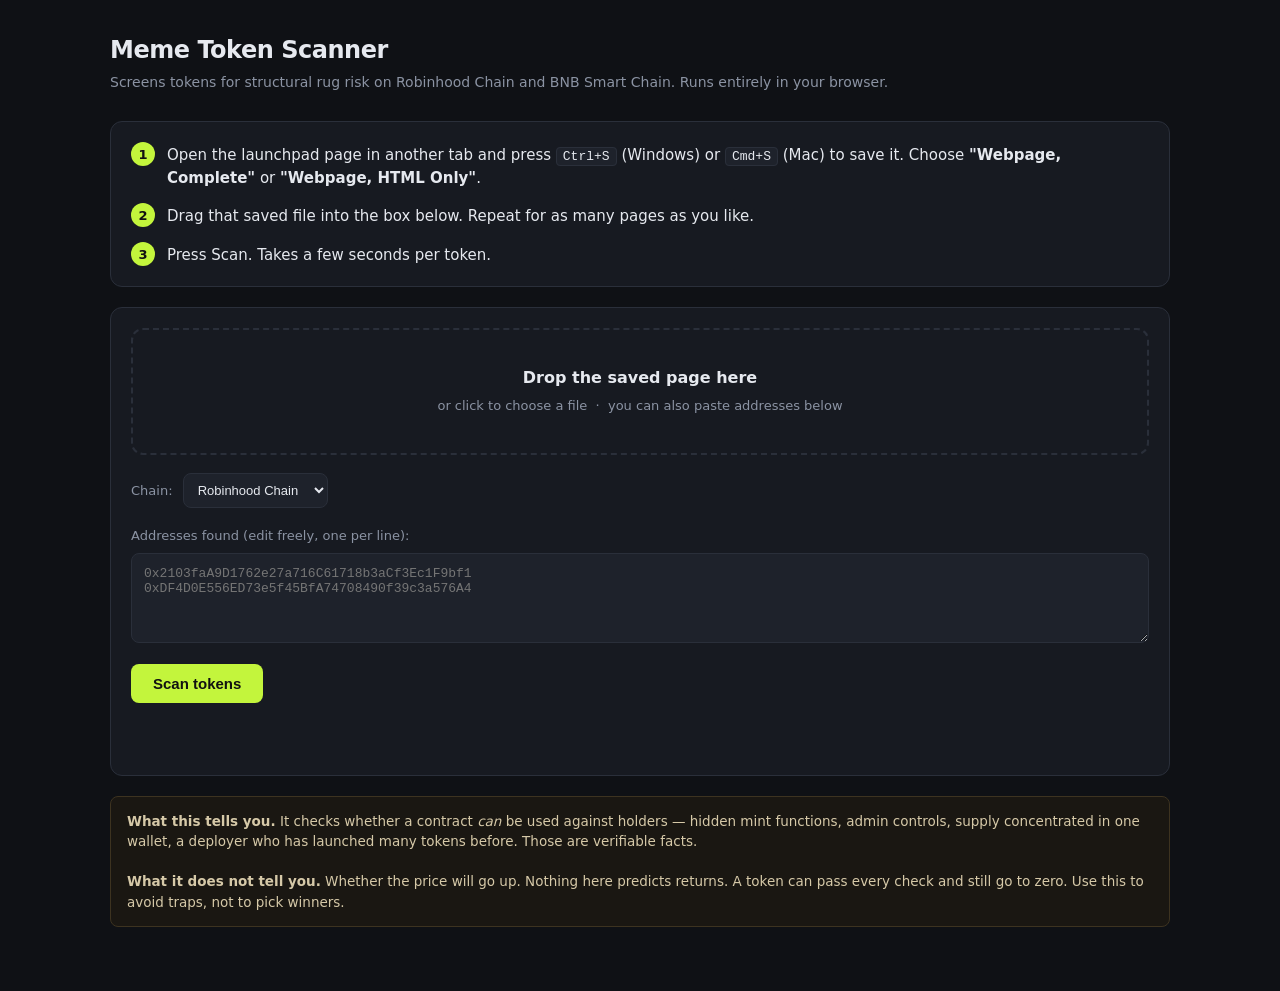
<file: scanner.html>
<!doctype html>
<html lang="en">
<head>
<meta charset="utf-8">
<meta name="viewport" content="width=device-width, initial-scale=1">
<title>Robinhood Chain Token Scanner</title>
<style>
  :root {
    --bg: #0f1115;
    --panel: #171a21;
    --panel-2: #1e222b;
    --border: #2a2f3a;
    --text: #e6e9ef;
    --muted: #8b93a3;
    --accent: #c3f53c;
    --good: #34d399;
    --warn: #fbbf24;
    --bad: #f87171;
  }
  * { box-sizing: border-box; }
  body {
    margin: 0; padding: 0;
    background: var(--bg); color: var(--text);
    font: 15px/1.5 -apple-system, BlinkMacSystemFont, "Segoe UI", system-ui, sans-serif;
  }
  .wrap { max-width: 1100px; margin: 0 auto; padding: 32px 20px 64px; }
  h1 { font-size: 24px; margin: 0 0 4px; letter-spacing: -0.02em; }
  .sub { color: var(--muted); margin: 0 0 28px; font-size: 14px; }

  .card {
    background: var(--panel); border: 1px solid var(--border);
    border-radius: 12px; padding: 20px; margin-bottom: 20px;
  }
  .step { display: flex; gap: 12px; align-items: flex-start; margin-bottom: 14px; }
  .step:last-child { margin-bottom: 0; }
  .num {
    flex: 0 0 24px; height: 24px; border-radius: 50%;
    background: var(--accent); color: #111; font-weight: 700; font-size: 13px;
    display: grid; place-items: center;
  }
  .step div { padding-top: 2px; }
  code {
    background: var(--panel-2); border: 1px solid var(--border);
    padding: 1px 6px; border-radius: 4px; font-size: 13px;
  }

  #drop {
    border: 2px dashed var(--border); border-radius: 12px;
    padding: 36px 20px; text-align: center; cursor: pointer;
    transition: border-color .15s, background .15s;
  }
  #drop:hover, #drop.over { border-color: var(--accent); background: #1a1f17; }
  #drop strong { display: block; font-size: 16px; margin-bottom: 4px; }
  #drop span { color: var(--muted); font-size: 13px; }

  textarea {
    width: 100%; min-height: 90px; resize: vertical;
    background: var(--panel-2); color: var(--text);
    border: 1px solid var(--border); border-radius: 8px;
    padding: 12px; font-family: ui-monospace, SFMono-Regular, Menlo, monospace;
    font-size: 13px;
  }
  textarea:focus { outline: none; border-color: var(--accent); }

  select {
    background: var(--panel-2); color: var(--text);
    border: 1px solid var(--border); border-radius: 8px;
    padding: 8px 10px; font-size: 13px; margin-left: 6px;
  }
  select:focus { outline: none; border-color: var(--accent); }

  button {
    background: var(--accent); color: #111; border: 0;
    padding: 11px 22px; border-radius: 8px; font-weight: 650; font-size: 15px;
    cursor: pointer; margin-top: 14px;
  }
  button:disabled { opacity: .45; cursor: default; }

  #status { margin: 16px 0; color: var(--muted); font-size: 14px; min-height: 20px; }
  .bar { height: 4px; background: var(--panel-2); border-radius: 2px; overflow: hidden; margin-top: 8px; }
  .bar div { height: 100%; background: var(--accent); width: 0; transition: width .2s; }

  table { width: 100%; border-collapse: collapse; margin-top: 8px; font-size: 14px; }
  th {
    text-align: left; padding: 10px 8px; color: var(--muted);
    font-weight: 600; font-size: 12px; text-transform: uppercase;
    letter-spacing: .04em; border-bottom: 1px solid var(--border);
  }
  td { padding: 12px 8px; border-bottom: 1px solid var(--border); vertical-align: top; }
  tr:last-child td { border-bottom: 0; }
  .score { font-weight: 700; font-size: 17px; font-variant-numeric: tabular-nums; }
  .s-good { color: var(--good); } .s-warn { color: var(--warn); } .s-bad { color: var(--bad); }
  .tok { font-weight: 600; }
  .addr {
    color: var(--muted); font-family: ui-monospace, Menlo, monospace;
    font-size: 11px; word-break: break-all;
  }
  .flag {
    display: inline-block; background: var(--panel-2); border: 1px solid var(--border);
    border-radius: 4px; padding: 2px 7px; margin: 2px 3px 2px 0;
    font-size: 11.5px; color: var(--muted);
  }
  .flag.bad { color: var(--bad); border-color: #4a2626; }
  .num-cell { font-variant-numeric: tabular-nums; white-space: nowrap; }
  a { color: var(--accent); }

  .note {
    background: #1a1712; border: 1px solid #3d3320; color: #d6c9a8;
    border-radius: 8px; padding: 14px 16px; font-size: 13.5px; margin-top: 20px;
  }
  .err { background: #1e1414; border-color: #4a2626; color: #f0b4b4; }
  .hide { display: none; }
</style>
</head>
<body>
<div class="wrap">
  <h1>Meme Token Scanner</h1>
  <p class="sub">Screens tokens for structural rug risk on Robinhood Chain and BNB Smart Chain.
  Runs entirely in your browser.</p>

  <div class="card">
    <div class="step">
      <div class="num">1</div>
      <div>Open the launchpad page in another tab and press <code>Ctrl+S</code> (Windows) or <code>Cmd+S</code> (Mac) to save it. Choose <strong>"Webpage, Complete"</strong> or <strong>"Webpage, HTML Only"</strong>.</div>
    </div>
    <div class="step">
      <div class="num">2</div>
      <div>Drag that saved file into the box below. Repeat for as many pages as you like.</div>
    </div>
    <div class="step">
      <div class="num">3</div>
      <div>Press Scan. Takes a few seconds per token.</div>
    </div>
  </div>

  <div class="card">
    <div id="drop">
      <strong>Drop the saved page here</strong>
      <span>or click to choose a file &nbsp;·&nbsp; you can also paste addresses below</span>
      <input type="file" id="file" accept=".html,.htm,.txt" multiple hidden>
    </div>

    <p style="margin:18px 0 8px;color:var(--muted);font-size:13px">
      <label for="chain">Chain:</label>
      <select id="chain">
        <option value="robinhood">Robinhood Chain</option>
        <option value="bsc">BNB Smart Chain</option>
      </select>
    </p>

    <p style="margin:18px 0 8px;color:var(--muted);font-size:13px">
      Addresses found (edit freely, one per line):
    </p>
    <textarea id="addrs" placeholder="0x2103faA9D1762e27a716C61718b3aCf3Ec1F9bf1&#10;0xDF4D0E556ED73e5f45BfA74708490f39c3a576A4"></textarea>
    <button id="scan">Scan tokens</button>

    <div id="status"></div>
    <div class="bar hide" id="barwrap"><div id="bar"></div></div>
  </div>

  <div id="out"></div>

  <div class="note">
    <strong>What this tells you.</strong> It checks whether a contract <em>can</em> be used
    against holders — hidden mint functions, admin controls, supply concentrated in one
    wallet, a deployer who has launched many tokens before. Those are verifiable facts.
    <br><br>
    <strong>What it does not tell you.</strong> Whether the price will go up. Nothing here
    predicts returns. A token can pass every check and still go to zero. Use this to avoid
    traps, not to pick winners.
  </div>
</div>

<script>
// Explorer endpoints per chain. The BNB Blockscout host has not been
// confirmed against the live network from the development environment, so
// if a scan returns "not a token on this chain" for an address you know is
// good, check this host before trusting the result.
const CHAINS = {
  robinhood: {
    name: 'Robinhood Chain',
    api: 'https://robinhoodchain.blockscout.com/api/v2',
    explorer: 'https://robinhoodchain.blockscout.com',
  },
  bsc: {
    name: 'BNB Smart Chain',
    api: 'https://bnb.blockscout.com/api/v2',
    explorer: 'https://bscscan.com',
  },
};

// Read at call time rather than captured once, so switching the dropdown
// between scans actually changes which chain is queried.
function chain() { return CHAINS[$('chain').value] || CHAINS.robinhood; }
const BURN = new Set([
  '0x0000000000000000000000000000000000000000',
  '0x000000000000000000000000000000000000dead'
]);

const $ = id => document.getElementById(id);
const drop = $('drop'), fileInput = $('file'), addrs = $('addrs');

// Remember the last chain used. Wrapped because storage throws outright in
// some privacy modes, and a scanner that won't load is worse than one that
// forgets.
try {
  const saved = localStorage.getItem('scanner.chain');
  if (saved && CHAINS[saved]) $('chain').value = saved;
} catch (e) { /* no storage available */ }
$('chain').onchange = () => {
  try { localStorage.setItem('scanner.chain', $('chain').value); } catch (e) {}
  setStatus(`Scanning on ${chain().name}.`);
};

drop.onclick = () => fileInput.click();
drop.ondragover = e => { e.preventDefault(); drop.classList.add('over'); };
drop.ondragleave = () => drop.classList.remove('over');
drop.ondrop = e => {
  e.preventDefault(); drop.classList.remove('over');
  handleFiles(e.dataTransfer.files);
};
fileInput.onchange = () => handleFiles(fileInput.files);

function handleFiles(files) {
  [...files].forEach(f => {
    const r = new FileReader();
    r.onload = () => addAddresses(extractAddresses(r.result));
    r.readAsText(f);
  });
}

// Pull full 40-hex addresses out of whatever was dropped in — saved HTML,
// a list of URLs, or plain text. Truncated display forms (0xAB...CD) are
// deliberately not matched; they can't be queried.
function extractAddresses(text) {
  return [...new Set((text.match(/0x[a-fA-F0-9]{40}/g) || []))];
}

function addAddresses(found) {
  const existing = extractAddresses(addrs.value);
  const merged = [...new Set([...existing, ...found])];
  addrs.value = merged.join('\n');
  setStatus(`${merged.length} address${merged.length === 1 ? '' : 'es'} loaded.`);
}

function setStatus(msg) { $('status').textContent = msg; }

async function api(path) {
  const res = await fetch(chain().api + path);
  if (res.status === 404) return null;
  if (!res.ok) throw new Error('HTTP ' + res.status);
  return res.json();
}

// Judge a contract by its ABI — the list of functions anyone can actually
// call — not by grepping source text. Source scanning produced constant
// false positives: every OpenZeppelin ERC20 calls _mint() once in its
// constructor to create the initial supply, and almost all of them contain
// the word "onlyOwner" somewhere. Neither says anything about risk. What
// matters is whether a *callable, state-changing* function exists that lets
// someone mint new supply, freeze wallets, or halt trading after launch.
const DANGEROUS_FUNCTIONS = [
  { match: n => n === 'mint' || n === 'mintto',
    label: 'owner can mint new supply', pts: -25 },
  { match: n => n.includes('blacklist') || n.includes('blocklist') || n.includes('denylist'),
    label: 'can blacklist wallets', pts: -20 },
  { match: n => n === 'pause' || n === 'unpause' || n === 'settradingenabled',
    label: 'trading can be paused', pts: -15 },
  { match: n => n.includes('setfee') || n.includes('settax') || n.includes('updatefee'),
    label: 'fees can be changed', pts: -8 },
  { match: n => n.includes('setmaxtx') || n.includes('setmaxwallet'),
    label: 'limits can be changed after launch', pts: -5 },
];

async function screenToken(address) {
  const token = await api(`/tokens/${address}`);
  if (!token) throw new Error('not a token on this chain');

  const flags = [];
  const add = (label, pts) => flags.push({ label, pts });

  // Verification + ABI inspection
  let contract = null;
  try { contract = await api(`/smart-contracts/${address}`); } catch (e) {}
  const verified = !!(contract && (contract.abi || contract.source_code));
  let hasOwnerRole = null;

  if (!verified) {
    add('unverified contract', -30);
  } else if (Array.isArray(contract.abi)) {
    const fns = contract.abi.filter(x => x.type === 'function' && x.name);
    // State-changing functions only; a view function can't hurt anyone.
    const writable = fns
      .filter(f => f.stateMutability !== 'view' && f.stateMutability !== 'pure')
      .map(f => f.name.toLowerCase());
    const allNames = fns.map(f => f.name.toLowerCase());

    for (const rule of DANGEROUS_FUNCTIONS) {
      if (writable.some(rule.match)) add(rule.label, rule.pts);
    }

    // An owner role only matters if something can still be done with it.
    hasOwnerRole = allNames.includes('owner') || writable.includes('transferownership');
    if (hasOwnerRole) add('has an owner role', -8);
  }

  // Holder concentration, excluding burn + liquidity pool
  let top1 = null, top10 = null;
  try {
    const hd = await api(`/tokens/${address}/holders`);
    const items = (hd && hd.items) || [];
    const supply = Number(token.total_supply || 0);
    const holders = items.map(h => ({
      addr: ((h.address && h.address.hash) || h.address || '').toLowerCase(),
      name: (h.address && (h.address.name || '')) || '',
      bal: Number(h.value || 0)
    })).filter(h => h.addr && !BURN.has(h.addr) && !/pool|pair/i.test(h.name));

    if (supply > 0 && holders.length) {
      top1 = holders[0].bal / supply * 100;
      top10 = holders.slice(0, 10).reduce((s, h) => s + h.bal, 0) / supply * 100;
      if (top1 > 20) add(`top wallet ${top1.toFixed(1)}%`, -20);
      else if (top1 > 10) add(`top wallet ${top1.toFixed(1)}%`, -10);
      if (top10 > 70) add(`top 10 hold ${top10.toFixed(0)}%`, -15);
      else if (top10 > 50) add(`top 10 hold ${top10.toFixed(0)}%`, -8);
    }
  } catch (e) {}

  const holderCount = token.holders_count != null ? Number(token.holders_count)
                    : (token.holders != null ? Number(token.holders) : null);
  if (holderCount != null && holderCount < 25) add(`only ${holderCount} holders`, -10);

  // Deployer. On a launchpad the creator is the factory contract, which has
  // legitimately deployed every token on the platform — counting its launches
  // flags the whole platform equally and means nothing. Only a human wallet
  // (EOA) spinning up token after token is the serial-launcher pattern.
  let deployer = null, deployCount = null, deployerIsFactory = false, ageHours = null;
  try {
    const info = await api(`/addresses/${address}`);
    if (info) {
      const c = info.creator_address_hash || info.creator_address || info.creator;
      deployer = (typeof c === 'object' && c) ? c.hash : c;
      if (deployer) {
        deployer = deployer.toLowerCase();
        try {
          const dinfo = await api(`/addresses/${deployer}`);
          deployerIsFactory = !!(dinfo && dinfo.is_contract);
        } catch (e) {}

        try {
          const dt = await api(`/addresses/${deployer}/tokens?type=ERC-20`);
          const list = (dt && dt.items) || [];
          // The API pages at 50; a full page means "at least this many".
          deployCount = list.length;
          const capped = list.length >= 50;
          if (!deployerIsFactory) {
            const shown = capped ? '50+' : String(deployCount);
            if (capped || deployCount >= 10) add(`same wallet launched ${shown} tokens`, -15);
            else if (deployCount >= 4) add(`same wallet launched ${shown} tokens`, -8);
          }
        } catch (e) {}
      }
      const txh = info.creation_tx_hash || info.creation_transaction_hash;
      if (txh) {
        try {
          const tx = await api(`/transactions/${txh}`);
          if (tx && tx.timestamp) {
            ageHours = (Date.now() - new Date(tx.timestamp).getTime()) / 3.6e6;
            if (ageHours < 24) add(`only ${ageHours.toFixed(0)}h old`, -10);
          }
        } catch (e) {}
      }
    }
  } catch (e) {}

  const score = Math.max(0, Math.min(100, 100 + flags.reduce((s, f) => s + f.pts, 0)));
  return { address, token, score, flags, top1, top10, holderCount,
           deployer, deployCount, deployerIsFactory, hasOwnerRole, ageHours };
}

function verdict(s) {
  if (s >= 80) return ['Looks clean', 's-good'];
  if (s >= 50) return ['Caution', 's-warn'];
  return ['High risk', 's-bad'];
}

function fmtAge(h) {
  if (h == null) return '—';
  if (h < 24) return `${h.toFixed(0)}h`;
  return `${(h / 24).toFixed(0)}d`;
}

// A factory's launch count says nothing about any one token, so label it
// rather than printing a number that looks like a score.
function fmtDeploys(r) {
  if (r.deployerIsFactory) return '<span class="addr">launchpad</span>';
  if (r.deployCount == null) return '—';
  return r.deployCount >= 50 ? '50+' : String(r.deployCount);
}

function render(results, failures) {
  const rows = results.map(r => {
    const [label, cls] = verdict(r.score);
    const t = r.token;
    const flagHtml = r.flags.length
      ? r.flags.sort((a, b) => a.pts - b.pts)
          .map(f => `<span class="flag bad">${f.label}</span>`).join('')
      : '<span class="flag">no flags</span>';
    return `<tr>
      <td><span class="score ${cls}">${r.score}</span><br>
          <span class="addr">${label}</span></td>
      <td><span class="tok">${t.symbol || '?'}</span><br>
          <span class="addr">${t.name || ''}</span><br>
          <a class="addr" href="${chain().explorer}/token/${r.address}" target="_blank" rel="noopener">${r.address.slice(0,10)}…${r.address.slice(-6)}</a></td>
      <td class="num-cell">${r.top1 != null ? r.top1.toFixed(1) + '%' : '—'}</td>
      <td class="num-cell">${r.holderCount != null ? r.holderCount : '—'}</td>
      <td class="num-cell">${fmtDeploys(r)}</td>
      <td class="num-cell">${fmtAge(r.ageHours)}</td>
      <td>${flagHtml}</td>
    </tr>`;
  }).join('');

  let html = `<div class="card">
    <table>
      <thead><tr>
        <th>Score</th><th>Token</th><th>Top&nbsp;wallet</th>
        <th>Holders</th><th>Deploys</th><th>Age</th><th>Flags</th>
      </tr></thead>
      <tbody>${rows}</tbody>
    </table>
  </div>`;

  if (failures.length) {
    html += `<div class="note err"><strong>Could not scan ${failures.length}:</strong><br>` +
      failures.map(f => `<span class="addr">${f.address}</span> — ${f.error}`).join('<br>') +
      `</div>`;
  }
  $('out').innerHTML = html;
}

$('scan').onclick = async () => {
  const list = extractAddresses(addrs.value);
  if (!list.length) { setStatus('No full addresses found. Drop a saved page in, or paste addresses.'); return; }

  const btn = $('scan');
  btn.disabled = true;
  $('out').innerHTML = '';
  $('barwrap').classList.remove('hide');

  const results = [], failures = [];
  for (let i = 0; i < list.length; i++) {
    setStatus(`Scanning ${i + 1} of ${list.length}…`);
    $('bar').style.width = ((i / list.length) * 100) + '%';
    try {
      results.push(await screenToken(list[i]));
    } catch (err) {
      const msg = String(err.message || err);
      failures.push({ address: list[i], error: msg });
      // A failure on the very first token usually means the browser blocked
      // the request outright, not that the token is bad — stop and say so.
      if (i === 0 && /Failed to fetch|NetworkError|CORS/i.test(msg)) {
        $('barwrap').classList.add('hide');
        setStatus('');
        $('out').innerHTML = `<div class="note err">
          <strong>The browser blocked the connection to Blockscout.</strong><br><br>
          This is a CORS restriction, not a problem with the token. Try opening this
          file directly in Chrome (double-click it), and make sure
          <a href="${chain().explorer}" target="_blank" rel="noopener">${chain().explorer}</a>
          loads normally in another tab. If it still fails, tell Claude — the explorer
          may need a different endpoint.</div>`;
        btn.disabled = false;
        return;
      }
    }
    await new Promise(r => setTimeout(r, 120)); // be polite to the API
  }

  $('bar').style.width = '100%';
  results.sort((a, b) => b.score - a.score);
  setStatus(`Done — ${results.length} scanned, ${failures.length} failed.`);
  render(results, failures);
  btn.disabled = false;
};
</script>
</body>
</html>
</file>
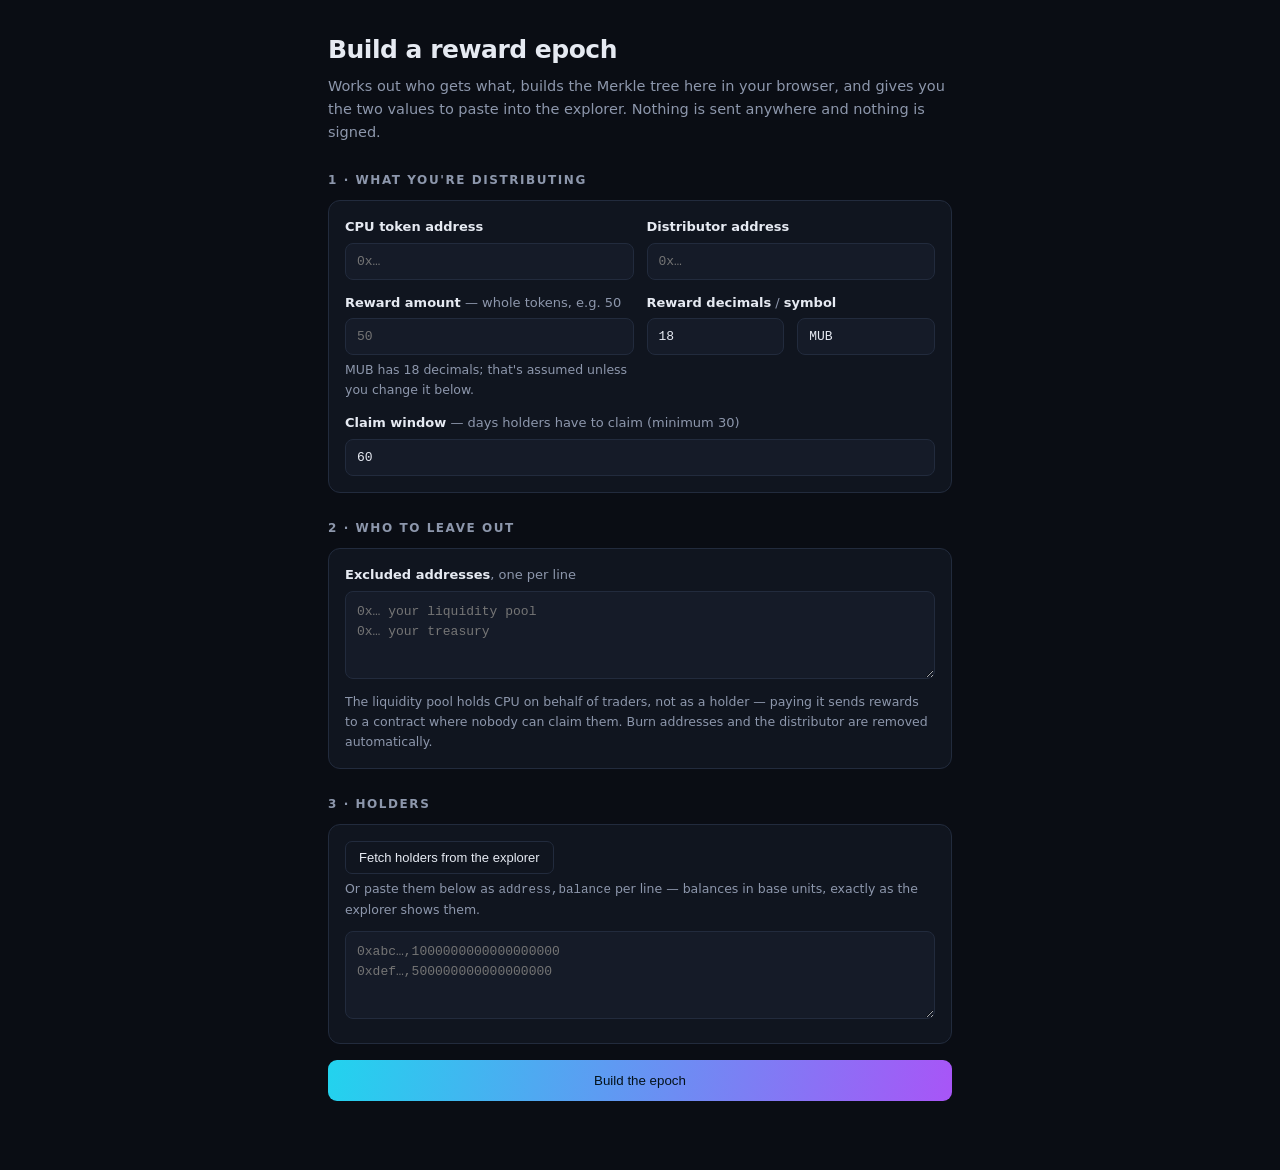
<file: cpu_token/web/epoch-builder.html>
<!doctype html>
<html lang="en">
<head>
<meta charset="utf-8">
<meta name="viewport" content="width=device-width, initial-scale=1">
<title>Build a reward epoch</title>
<link rel="icon" href="../assets/cpu-logo.svg">
<style>
  :root{
    --bg:#0A0D14; --card:#10151F; --sunk:#151B28; --line:#222B3D;
    --fg:#E6EAF2; --dim:#8D97AC; --cyan:#22D3EE; --violet:#A855F7;
    --ok:#34D399; --warn:#F0B44A; --stop:#FB7185;
    --mono:ui-monospace,SFMono-Regular,Menlo,monospace;
  }
  *{box-sizing:border-box}
  body{margin:0;background:var(--bg);color:var(--fg);
    font:15.5px/1.6 ui-sans-serif,system-ui,-apple-system,"Segoe UI",Roboto,sans-serif;
    -webkit-font-smoothing:antialiased}
  .wrap{max-width:660px;margin:0 auto;padding:30px 18px 70px}
  h1{font-size:25px;letter-spacing:-.02em;margin:0 0 5px}
  h2{font-size:12px;letter-spacing:.13em;text-transform:uppercase;color:var(--dim);
    margin:26px 0 10px;font-weight:600}
  p{margin:0}
  a{color:var(--cyan)}
  .sub{color:var(--dim);font-size:14.5px}

  .card{background:var(--card);border:1px solid var(--line);border-radius:12px;padding:16px}
  label{display:block;font-size:13px;color:var(--dim);margin-bottom:5px}
  label b{color:var(--fg);font-weight:600}
  input,textarea{width:100%;background:var(--sunk);color:var(--fg);border:1px solid var(--line);
    border-radius:8px;padding:10px 11px;font-family:var(--mono);font-size:13px}
  input:focus,textarea:focus{outline:none;border-color:var(--cyan)}
  textarea{min-height:88px;resize:vertical;line-height:1.5}
  .grid{display:grid;gap:13px}
  .two{grid-template-columns:1fr 1fr}
  @media (max-width:520px){.two{grid-template-columns:1fr}}
  .hint{font-size:12.5px;color:var(--dim);margin-top:5px}

  button{font:600 15px/1 inherit;cursor:pointer;border:0;border-radius:9px;padding:13px 18px;
    color:#04121A;background:linear-gradient(100deg,var(--cyan),var(--violet))}
  button.ghost{background:none;border:1px solid var(--line);color:var(--fg);
    padding:8px 13px;font-size:13px;border-radius:7px}
  button:disabled{opacity:.45;cursor:default}
  button:focus-visible{outline:2px solid var(--cyan);outline-offset:2px}
  .wide{width:100%;margin-top:16px}

  .msg{border-radius:9px;padding:12px 14px;font-size:14px;margin-top:13px;display:none}
  .msg.show{display:block}
  .msg.info{background:#0E1A22;border:1px solid #1D3A47;color:#A8D8E6}
  .msg.good{background:#0B1F17;border:1px solid #1B4636;color:var(--ok)}
  .msg.warn{background:#1E1809;border:1px solid #3F3316;color:var(--warn)}
  .msg.bad{background:#210F13;border:1px solid #4A1F27;color:var(--stop)}

  .out{margin-top:9px;border:1px solid var(--line);border-radius:9px;background:var(--sunk)}
  .out-top{display:flex;justify-content:space-between;align-items:center;gap:10px;
    padding:7px 9px 7px 12px;border-bottom:1px solid var(--line)}
  .out-top span{font-size:11px;letter-spacing:.1em;text-transform:uppercase;color:var(--dim);
    font-weight:600}
  .out .v{font-family:var(--mono);font-size:12.5px;padding:10px 12px;word-break:break-all;
    white-space:pre-wrap;max-height:220px;overflow:auto}
  table{width:100%;border-collapse:collapse;font-size:13px;font-family:var(--mono)}
  td{padding:6px 4px;border-bottom:1px solid var(--line)}
  td:last-child{text-align:right}
  .stat{display:flex;justify-content:space-between;padding:7px 0;font-size:14px}
  .stat + .stat{border-top:1px solid var(--line)}
  .stat span:first-child{color:var(--dim)}
  .stat span:last-child{font-family:var(--mono);font-size:13px}
  .hide{display:none}
  ol{padding-left:20px;margin:0;font-size:14px;color:var(--dim)}
  ol li{margin-bottom:8px}
  ol b{color:var(--fg)}
</style>
</head>
<body>
<div class="wrap">

<h1>Build a reward epoch</h1>
<p class="sub">Works out who gets what, builds the Merkle tree here in your browser, and gives
  you the two values to paste into the explorer. Nothing is sent anywhere and nothing is signed.</p>

<h2>1 · What you're distributing</h2>
<div class="card grid">
  <div class="two grid">
    <div>
      <label><b>CPU token address</b></label>
      <input id="token" placeholder="0x…" spellcheck="false">
    </div>
    <div>
      <label><b>Distributor address</b></label>
      <input id="dist" placeholder="0x…" spellcheck="false">
    </div>
  </div>
  <div class="two grid">
    <div>
      <label><b>Reward amount</b> — whole tokens, e.g. 50</label>
      <input id="amount" placeholder="50" spellcheck="false">
      <p class="hint">MUB has 18 decimals; that's assumed unless you change it below.</p>
    </div>
    <div>
      <label><b>Reward decimals</b> / <b>symbol</b></label>
      <div class="two grid">
        <input id="decimals" value="18" spellcheck="false">
        <input id="symbol" value="MUB" spellcheck="false">
      </div>
    </div>
  </div>
  <div>
    <label><b>Claim window</b> — days holders have to claim (minimum 30)</label>
    <input id="days" value="60" spellcheck="false">
  </div>
</div>

<h2>2 · Who to leave out</h2>
<div class="card">
  <label><b>Excluded addresses</b>, one per line</label>
  <textarea id="exclude" spellcheck="false" placeholder="0x… your liquidity pool&#10;0x… your treasury"></textarea>
  <p class="hint">The liquidity pool holds CPU on behalf of traders, not as a holder — paying it
    sends rewards to a contract where nobody can claim them. Burn addresses and the distributor
    are removed automatically.</p>
</div>

<h2>3 · Holders</h2>
<div class="card">
  <button class="ghost" id="fetch">Fetch holders from the explorer</button>
  <p class="hint" id="fetchHint">Or paste them below as <code>address,balance</code> per line —
    balances in base units, exactly as the explorer shows them.</p>
  <textarea id="holders" spellcheck="false" style="margin-top:11px"
    placeholder="0xabc…,1000000000000000000&#10;0xdef…,500000000000000000"></textarea>
</div>

<button class="wide" id="build">Build the epoch</button>
<div id="msg" class="msg"></div>

<div id="results" class="hide">
  <h2>Result</h2>
  <div class="card">
    <div class="stat"><span>Holders paid</span><span id="r-count">—</span></div>
    <div class="stat"><span>Total allocated</span><span id="r-alloc">—</span></div>
    <div class="stat"><span>Rounding dust left over</span><span id="r-dust">—</span></div>
  </div>

  <h2>Paste these into the distributor</h2>
  <div class="card">
    <ol>
      <li>On the explorer, open your <b>reward token</b> → <b>Write Contract</b> → <b>Connect</b>,
        then <b>approve</b> with the distributor address as spender and the amount below.</li>
      <li>Open the <b>distributor</b> → <b>Write Contract</b> → <b>openEpoch</b>, paste the three
        values, and write.</li>
    </ol>
  </div>
  <div class="out">
    <div class="out-top"><span>merkleRoot</span><button class="ghost copy" data-src="o-root">Copy</button></div>
    <div class="v" id="o-root">—</div>
  </div>
  <div class="out">
    <div class="out-top"><span>totalAmount (base units)</span><button class="ghost copy" data-src="o-amount">Copy</button></div>
    <div class="v" id="o-amount">—</div>
  </div>
  <div class="out">
    <div class="out-top"><span>claimWindow (seconds)</span><button class="ghost copy" data-src="o-window">Copy</button></div>
    <div class="v" id="o-window">—</div>
  </div>

  <h2>Largest payouts</h2>
  <div class="card"><table id="top"></table></div>

  <h2>Publish this file</h2>
  <p class="sub">Save it as <code>epoch.json</code> next to <code>claim.html</code>. Holders need
    it to claim, and publishing it is what lets anyone rebuild the tree and check it against the
    root on-chain.</p>
  <div class="out">
    <div class="out-top"><span>epoch.json</span>
      <span><button class="ghost" id="download">Download</button>
      <button class="ghost copy" data-src="o-json">Copy</button></span></div>
    <div class="v" id="o-json">—</div>
  </div>
</div>

</div>

<script>
"use strict";

// ---------------------------------------------------------------------------
// Keccak-256 (Ethereum's variant: 0x01 padding, not SHA3's 0x06).
//
// Written out here rather than loaded from a CDN for the same reason as the
// claim page: this computes the root that decides who gets paid what, and a
// script tag pointing somewhere else is a dependency that can be unreachable
// or changed. Checked against Python's eth_utils.keccak in test_epoch_builder.js,
// including every message-padding boundary.
// ---------------------------------------------------------------------------
var MASK64 = (1n << 64n) - 1n;
var RC = [
  0x0000000000000001n, 0x0000000000008082n, 0x800000000000808An, 0x8000000080008000n,
  0x000000000000808Bn, 0x0000000080000001n, 0x8000000080008081n, 0x8000000000008009n,
  0x000000000000008An, 0x0000000000000088n, 0x0000000080008009n, 0x000000008000000An,
  0x000000008000808Bn, 0x800000000000008Bn, 0x8000000000008089n, 0x8000000000008003n,
  0x8000000000008002n, 0x8000000000000080n, 0x000000000000800An, 0x800000008000000An,
  0x8000000080008081n, 0x8000000000008080n, 0x0000000080000001n, 0x8000000080008008n
];
var ROT = [0,1,62,28,27, 36,44,6,55,20, 3,10,43,25,39, 41,45,15,21,8, 18,2,61,56,14];
var RATE = 136;

function rotl64(v, n){
  if(n === 0) return v;
  var b = BigInt(n);
  return ((v << b) | (v >> (64n - b))) & MASK64;
}

function permute(A){
  var C = new Array(5), D = new Array(5), B = new Array(25), x, y;
  for(var round = 0; round < 24; round++){
    for(x = 0; x < 5; x++) C[x] = A[x] ^ A[x+5] ^ A[x+10] ^ A[x+15] ^ A[x+20];
    for(x = 0; x < 5; x++){
      D[x] = C[(x+4) % 5] ^ rotl64(C[(x+1) % 5], 1);
      for(y = 0; y < 5; y++) A[x + 5*y] ^= D[x];
    }
    for(x = 0; x < 5; x++)
      for(y = 0; y < 5; y++)
        B[y + 5*((2*x + 3*y) % 5)] = rotl64(A[x + 5*y], ROT[x + 5*y]);
    for(x = 0; x < 5; x++)
      for(y = 0; y < 5; y++)
        A[x + 5*y] = B[x + 5*y] ^ ((~B[(x+1)%5 + 5*y] & MASK64) & B[(x+2)%5 + 5*y]);
    A[0] ^= RC[round];
  }
  return A;
}

function keccak256(bytes){
  var A = new Array(25).fill(0n), i, b;
  var padded = new Uint8Array((Math.floor(bytes.length / RATE) + 1) * RATE);
  padded.set(bytes);
  padded[bytes.length] = 0x01;
  padded[padded.length - 1] |= 0x80;
  for(var off = 0; off < padded.length; off += RATE){
    for(i = 0; i < RATE / 8; i++){
      var lane = 0n;
      for(b = 7; b >= 0; b--) lane = (lane << 8n) | BigInt(padded[off + i*8 + b]);
      A[i] ^= lane;
    }
    permute(A);
  }
  var out = new Uint8Array(32);
  for(i = 0; i < 4; i++){
    var v = A[i];
    for(b = 0; b < 8; b++){ out[i*8 + b] = Number(v & 0xffn); v >>= 8n; }
  }
  return out;
}

function fromHex(hex){
  hex = String(hex).replace(/^0x/i, "");
  var out = new Uint8Array(hex.length / 2);
  for(var i = 0; i < out.length; i++) out[i] = parseInt(hex.substr(i*2, 2), 16);
  return out;
}
function toHex(bytes){
  var s = "";
  for(var i = 0; i < bytes.length; i++) s += bytes[i].toString(16).padStart(2, "0");
  return s;
}

// EIP-55 mixed-case checksum, so the file this page writes is byte-identical
// to the one the Python builder writes for the same inputs.
function checksumAddress(address){
  var lower = String(address).replace(/^0x/i, "").toLowerCase();
  if(!/^[0-9a-f]{40}$/.test(lower)) throw new Error("bad address: " + address);
  var hash = toHex(keccak256(new TextEncoder().encode(lower)));
  var out = "";
  for(var i = 0; i < 40; i++)
    out += parseInt(hash[i], 16) >= 8 ? lower[i].toUpperCase() : lower[i];
  return "0x" + out;
}

// ---------------------------------------------------------------------------
// Merkle tree — must match cpu_token/scripts/merkle.py exactly.
//   leaf     = keccak(keccak(abi.encode(index, account, amount)))
//   internal = keccak(left ++ right), pair sorted bytewise
// The leaf is hashed twice so it can never be mistaken for an internal node.
// ---------------------------------------------------------------------------
function encodeLeaf(index, account, amount){
  var buf = new Uint8Array(96);
  buf.set(fromHex(BigInt(index).toString(16).padStart(64, "0")), 0);
  buf.set(fromHex(String(account).replace(/^0x/i, "").toLowerCase().padStart(64, "0")), 32);
  buf.set(fromHex(BigInt(amount).toString(16).padStart(64, "0")), 64);
  return buf;
}
function leafHash(index, account, amount){
  return keccak256(keccak256(encodeLeaf(index, account, amount)));
}
function hashPair(a, b){
  var cmp = 0;
  for(var i = 0; i < 32; i++){ if(a[i] !== b[i]){ cmp = a[i] < b[i] ? -1 : 1; break; } }
  var joined = new Uint8Array(64);
  if(cmp <= 0){ joined.set(a, 0); joined.set(b, 32); }
  else { joined.set(b, 0); joined.set(a, 32); }
  return keccak256(joined);
}
function buildTree(leaves){
  if(!leaves.length) throw new Error("cannot build a Merkle tree with no leaves");
  var levels = [leaves];
  while(levels[levels.length - 1].length > 1){
    var cur = levels[levels.length - 1], next = [];
    for(var i = 0; i + 1 < cur.length; i += 2) next.push(hashPair(cur[i], cur[i+1]));
    // An odd node is promoted unchanged, never paired with itself: self-pairing
    // is what allows a duplicate-leaf forgery.
    if(cur.length % 2) next.push(cur[cur.length - 1]);
    levels.push(next);
  }
  return levels;
}
function proofFor(levels, index){
  var proof = [], idx = index;
  for(var l = 0; l < levels.length - 1; l++){
    var sibling = idx ^ 1;
    if(sibling < levels[l].length) proof.push("0x" + toHex(levels[l][sibling]));
    idx = Math.floor(idx / 2);
  }
  return proof;
}
function buildClaims(entries){
  var rows = entries.map(function(e, i){
    return { index: i, account: checksumAddress(e[0]), amount: BigInt(e[1]) };
  });
  var levels = buildTree(rows.map(function(r){ return leafHash(r.index, r.account, r.amount); }));
  return {
    root: "0x" + toHex(levels[levels.length - 1][0]),
    claims: rows.map(function(r){
      return { index: r.index, account: r.account, amount: r.amount.toString(),
               proof: proofFor(levels, r.index) };
    })
  };
}

// Pro-rata split. Floor division throughout, so the total allocated is always
// at or below the pot and never above it; the dust stays in the contract and
// is recoverable after the deadline.
function computeSplit(holders, totalReward, excluded, minPayout){
  var BURN = ["0x0000000000000000000000000000000000000000",
              "0x000000000000000000000000000000000000dead"];
  var skip = {};
  excluded.concat(BURN).forEach(function(a){
    if(a) skip[String(a).replace(/^0x/i, "").toLowerCase()] = true;
  });

  var eligible = holders.filter(function(h){
    return !skip[String(h[0]).replace(/^0x/i, "").toLowerCase()] && BigInt(h[1]) > 0n;
  });
  if(!eligible.length) throw new Error("No eligible holders after exclusions.");

  var supply = eligible.reduce(function(s, h){ return s + BigInt(h[1]); }, 0n);
  var total = BigInt(totalReward);
  var payouts = [];
  eligible.forEach(function(h){
    var amount = total * BigInt(h[1]) / supply;
    if(amount >= BigInt(minPayout) && amount > 0n) payouts.push([h[0], amount]);
  });
  if(!payouts.length) throw new Error("Every payout rounded to zero. Raise the reward amount.");

  payouts.sort(function(a, b){ return a[1] === b[1] ? 0 : (a[1] > b[1] ? -1 : 1); });
  var allocated = payouts.reduce(function(s, p){ return s + p[1]; }, 0n);
  return { payouts: payouts, allocated: allocated, supply: supply, dust: total - allocated };
}

if(typeof module !== "undefined" && module.exports){
  module.exports = { keccak256: keccak256, toHex: toHex, fromHex: fromHex,
                     checksumAddress: checksumAddress, buildClaims: buildClaims,
                     computeSplit: computeSplit };
}

// ---------------------------------------------------------------------------
// Page
// ---------------------------------------------------------------------------
if(typeof window !== "undefined") (function(){
  var $ = function(id){ return document.getElementById(id); };
  var EXPLORER_API = "https://bnb.blockscout.com/api/v2";
  var built = null;

  function say(kind, text){
    var m = $("msg");
    m.className = "msg show " + kind;
    m.textContent = text;
  }
  function clear(){ $("msg").className = "msg"; }

  function lines(id){
    return $(id).value.split("\n").map(function(s){ return s.trim(); }).filter(Boolean);
  }

  function units(whole, decimals){
    // Parse "12.5" into base units without floating point, which silently
    // loses precision on token amounts.
    var parts = String(whole).trim().split(".");
    if(parts.length > 2 || !/^\d*$/.test(parts[0]) || (parts[1] && !/^\d*$/.test(parts[1])))
      throw new Error("Reward amount must be a plain number, e.g. 50 or 12.5");
    var frac = (parts[1] || "").slice(0, decimals).padEnd(decimals, "0");
    return BigInt((parts[0] || "0") + (decimals ? frac : ""));
  }

  function fmt(base, decimals){
    var s = BigInt(base).toString().padStart(decimals + 1, "0");
    var w = s.slice(0, s.length - decimals);
    var f = decimals ? s.slice(s.length - decimals).replace(/0+$/, "") : "";
    return w + (f ? "." + f.slice(0, 6) : "");
  }

  $("fetch").addEventListener("click", function(){
    var token = $("token").value.trim();
    if(!/^0x[0-9a-fA-F]{40}$/.test(token)){ say("bad", "Enter the CPU token address first."); return; }
    clear();
    $("fetch").disabled = true;
    $("fetch").textContent = "Fetching…";
    fetch(EXPLORER_API + "/tokens/" + token + "/holders")
      .then(function(r){ if(!r.ok) throw new Error("HTTP " + r.status); return r.json(); })
      .then(function(data){
        var items = (data && data.items) || [];
        if(!items.length) throw new Error("no holders returned");
        $("holders").value = items.map(function(it){
          var a = it.address && it.address.hash ? it.address.hash : it.address;
          return a + "," + (it.value != null ? it.value : it.balance);
        }).join("\n");
        say("good", items.length + " holders loaded. Check the list, then build.");
      })
      .catch(function(err){
        say("warn", "Couldn't fetch holders (" + err.message + "). Copy them from the token's "
          + "Holders tab on the explorer and paste them below instead.");
      })
      .finally(function(){
        $("fetch").disabled = false;
        $("fetch").textContent = "Fetch holders from the explorer";
      });
  });

  $("build").addEventListener("click", function(){
    clear();
    try {
      var decimals = parseInt($("decimals").value, 10);
      if(!(decimals >= 0 && decimals <= 36)) throw new Error("Decimals must be between 0 and 36.");
      var days = parseInt($("days").value, 10);
      if(!(days >= 30)) throw new Error("The claim window must be at least 30 days — the "
        + "contract rejects anything shorter.");

      var dist = $("dist").value.trim();
      var token = $("token").value.trim();
      if(!/^0x[0-9a-fA-F]{40}$/.test(dist)) throw new Error("Enter the distributor address.");
      if(!/^0x[0-9a-fA-F]{40}$/.test(token)) throw new Error("Enter the CPU token address.");

      var excluded = lines("exclude");
      if(!excluded.length) throw new Error("Add at least your liquidity pool address to the "
        + "exclusions — paying the pool sends rewards where nobody can claim them.");
      excluded.push(dist);

      var holders = lines("holders").map(function(line, n){
        var parts = line.split(/[,\s]+/);
        if(parts.length < 2 || !/^0x[0-9a-fA-F]{40}$/.test(parts[0]) || !/^\d+$/.test(parts[1]))
          throw new Error("Line " + (n+1) + " of holders isn't 'address,balance': " + line);
        return [parts[0], parts[1]];
      });
      if(!holders.length) throw new Error("No holders yet — fetch or paste them first.");

      var total = units($("amount").value, decimals);
      if(total <= 0n) throw new Error("Enter a reward amount above zero.");

      var split = computeSplit(holders, total, excluded, 0);
      var tree = buildClaims(split.payouts.map(function(p){ return [p[0], p[1]]; }));

      var epoch = {
        generated_at: new Date().toISOString(),
        merkle_root: tree.root,
        total_reward: total.toString(),
        allocated: split.allocated.toString(),
        dust_remainder: split.dust.toString(),
        eligible_supply: split.supply.toString(),
        holder_count: tree.claims.length,
        excluded: excluded.map(function(a){ return a.toLowerCase(); }).sort(),
        distributor: checksumAddress(dist),
        cpu_token: checksumAddress(token),
        reward_symbol: $("symbol").value.trim() || null,
        reward_decimals: decimals,
        claims: tree.claims
      };
      built = epoch;

      $("r-count").textContent = epoch.holder_count;
      $("r-alloc").textContent = fmt(split.allocated, decimals) + " " + ($("symbol").value || "");
      $("r-dust").textContent = split.dust.toString() + " base units";
      $("o-root").textContent = tree.root;
      $("o-amount").textContent = split.allocated.toString();
      $("o-window").textContent = String(days * 24 * 3600);
      $("o-json").textContent = JSON.stringify(epoch, null, 1);

      $("top").innerHTML = tree.claims.slice(0, 8).map(function(c){
        return "<tr><td>" + c.account.slice(0, 10) + "…" + c.account.slice(-6) + "</td><td>"
             + fmt(c.amount, decimals) + "</td></tr>";
      }).join("");

      $("results").classList.remove("hide");
      say("good", "Built. Read the largest payouts before you publish the root — once it is "
        + "on-chain it cannot be changed.");
      $("results").scrollIntoView({behavior: "smooth", block: "start"});
    } catch(err){
      $("results").classList.add("hide");
      say("bad", err.message);
    }
  });

  document.querySelectorAll("button.copy").forEach(function(btn){
    btn.addEventListener("click", function(){
      var text = $(btn.dataset.src).textContent;
      var done = function(){
        btn.textContent = "Copied";
        setTimeout(function(){ btn.textContent = "Copy"; }, 1500);
      };
      if(navigator.clipboard) navigator.clipboard.writeText(text).then(done, done);
    });
  });

  $("download").addEventListener("click", function(){
    if(!built) return;
    var blob = new Blob([JSON.stringify(built, null, 1)], {type: "application/json"});
    var url = URL.createObjectURL(blob);
    var a = document.createElement("a");
    a.href = url; a.download = "epoch.json";
    document.body.appendChild(a); a.click(); document.body.removeChild(a);
    setTimeout(function(){ URL.revokeObjectURL(url); }, 1000);
  });
})();
</script>
</body>
</html>
</file>
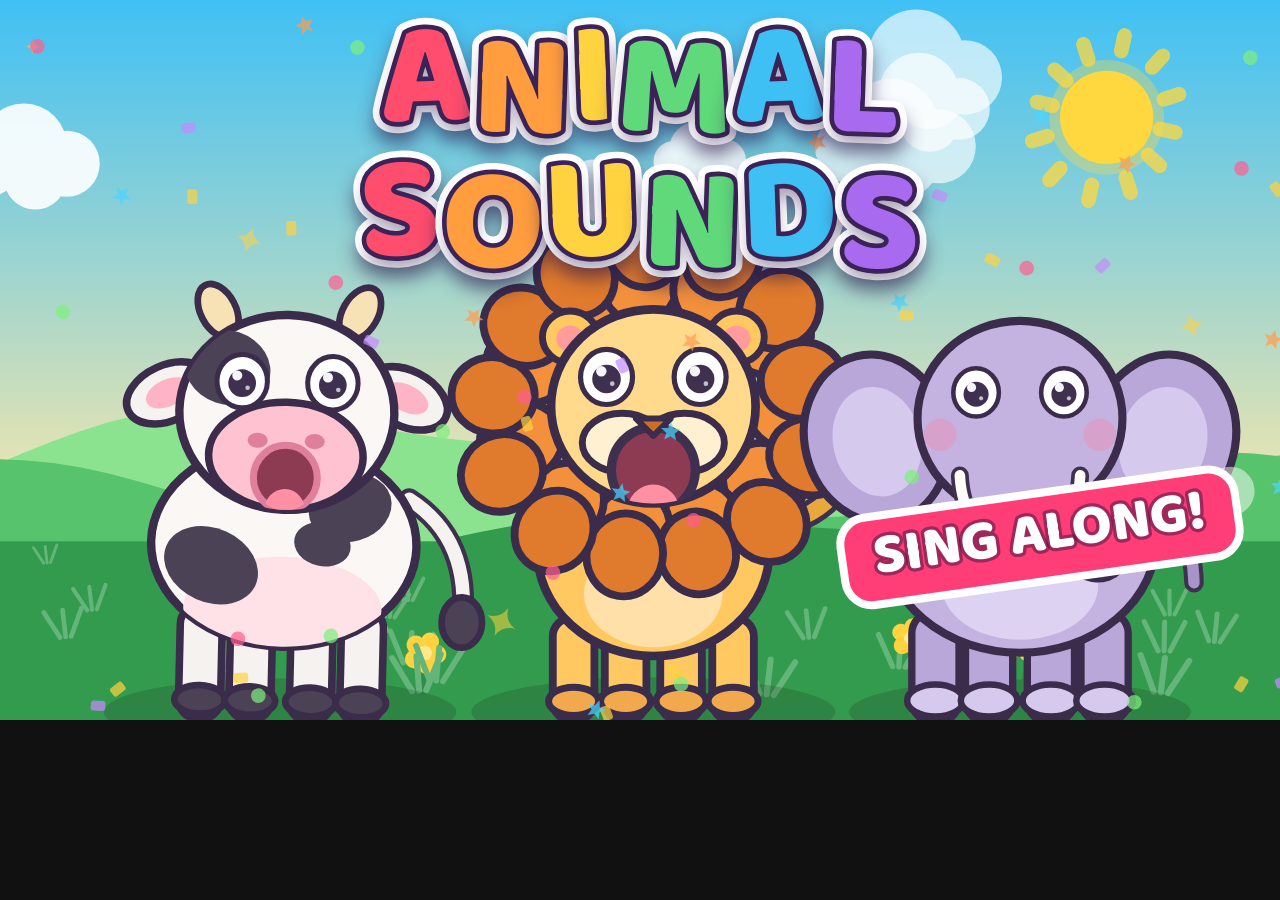
<file: kids_video/web/thumbnail.html>
<!doctype html>
<meta charset="utf-8">
<title>Thumbnail</title>
<link rel="stylesheet" href="fonts.css">
<style>html,body{margin:0;background:#111}canvas{width:100%;display:block}</style>
<canvas id="c" width="1280" height="720"></canvas>
<script src="core.js"></script>
<script src="animals.js"></script>
<script src="animals2.js"></script>
<script src="stage.js"></script>
<script>
/* Thumbnail: three characters, one huge title, nothing else competing.
   Read at 210px wide (the mobile feed size) it still has to say "animals" and
   "song" instantly - so the cast is big and the type is bigger. */
const ctx = document.getElementById('c').getContext('2d');
const W = 1280, H = 720;

function draw() {
  ctx.save();
  ctx.scale(W / 1920, H / 1080);              // author at 1920x1080, downscale

  const bg = { sky: ['#3fc0f5', '#ffe9a8'], hills: ['#8ce38f', '#57c46d', '#329b4d'],
               accent: '#ffd23f', frame: '#ff5f8f' };
  STAGE.sky(ctx, bg);
  STAGE.sun(ctx, 1.2, bg.accent);
  STAGE.clouds(ctx, 3);
  STAGE.hills(ctx, bg, 0);
  STAGE.meadow(ctx, bg, 0);
  STAGE.floaties(ctx, 2, bg.accent);

  // cast: big, overlapping, all facing the viewer
  const cast = [['cow', 420, 1.26], ['lion', 980, 1.30], ['elephant', 1530, 1.22]];
  for (const [key, x, s] of cast) {
    ctx.save();
    ctx.globalAlpha = 0.2;
    K.ell(ctx, x, 1068, 210 * s, 40 * s, 0); ctx.fillStyle = '#1b2a1b'; ctx.fill();
    ctx.restore();
    ctx.save();
    ctx.translate(x, 1062);
    ctx.scale(s, s);
    ANIMALS[key].draw(ctx, { t: 0.42, mouth: 0.85, blink: 0, look: 0, wave: 1 });
    ctx.restore();
  }

  STAGE.burst(ctx, 0.75, 0, 300, 300, 3, 1.25);
  STAGE.burst(ctx, 0.75, 0, 1640, 340, 21, 1.25);

  // title
  ctx.textAlign = 'center'; ctx.textBaseline = 'middle';
  ctx.font = '800 220px Baloo2';
  const title = 'ANIMAL', title2 = 'SOUNDS';
  const rainbow = ['#ff4d6d', '#ff9d3f', '#ffd23f', '#5fd97a', '#3fc0f5', '#a86bf0'];
  function rainbowText(text, cy) {
    const widths = [...text].map(ch => ctx.measureText(ch).width);
    let x = 960 - widths.reduce((a, b) => a + b, 0) / 2;
    [...text].forEach((ch, i) => {
      ctx.save();
      ctx.translate(x + widths[i] / 2, cy + (i % 2 ? 9 : -9));
      ctx.rotate((i % 2 ? 1 : -1) * 0.035);
      ctx.shadowColor = 'rgba(40,20,70,0.45)'; ctx.shadowBlur = 18; ctx.shadowOffsetY = 12;
      STAGE.strokeFill(ctx, ch, 0, 0, rainbow[i % rainbow.length], '#ffffff', 34);
      ctx.shadowColor = 'transparent';
      STAGE.strokeFill(ctx, ch, 0, 0, rainbow[i % rainbow.length], '#3b2358', 14);
      ctx.restore();
      x += widths[i];
    });
  }
  rainbowText(title, 150);
  rainbowText(title2, 352);

  // badge
  ctx.save();
  ctx.translate(1560, 806); ctx.rotate(-0.14);
  ctx.font = '800 86px Baloo2';
  const label = 'SING ALONG!';
  const bw = ctx.measureText(label).width + 96;
  K.roundRect(ctx, -bw / 2, -66, bw, 132, 40);
  ctx.fillStyle = '#ff3d77'; ctx.fill(); K.outline(ctx, 12, '#ffffff');
  STAGE.strokeFill(ctx, label, 0, 4, '#ffffff', 'rgba(60,20,60,0.5)', 10);
  ctx.restore();
  ctx.restore();
}

window.__ready = document.fonts.load('800 100px Baloo2')
  .then(() => document.fonts.ready).then(() => { draw(); return true; });
</script>
</file>
<file: kids_video/web/fonts.css>
/* fonts.css - generated by render/make_fonts.py from assets/fonts/*.ttf
   Baloo 2 and Fredoka, SIL Open Font License 1.1 (see assets/fonts/OFL.txt).
   Subset to Latin + punctuation and inlined so the page renders identically
   offline, over file://, and inside the headless renderer. */
@font-face{font-family:'Baloo2';font-style:normal;font-weight:800;font-display:block;src:url([data-uri]) format('woff2');}
@font-face{font-family:'Fredoka';font-style:normal;font-weight:700;font-display:block;src:url([data-uri]) format('woff2');}
</file>
